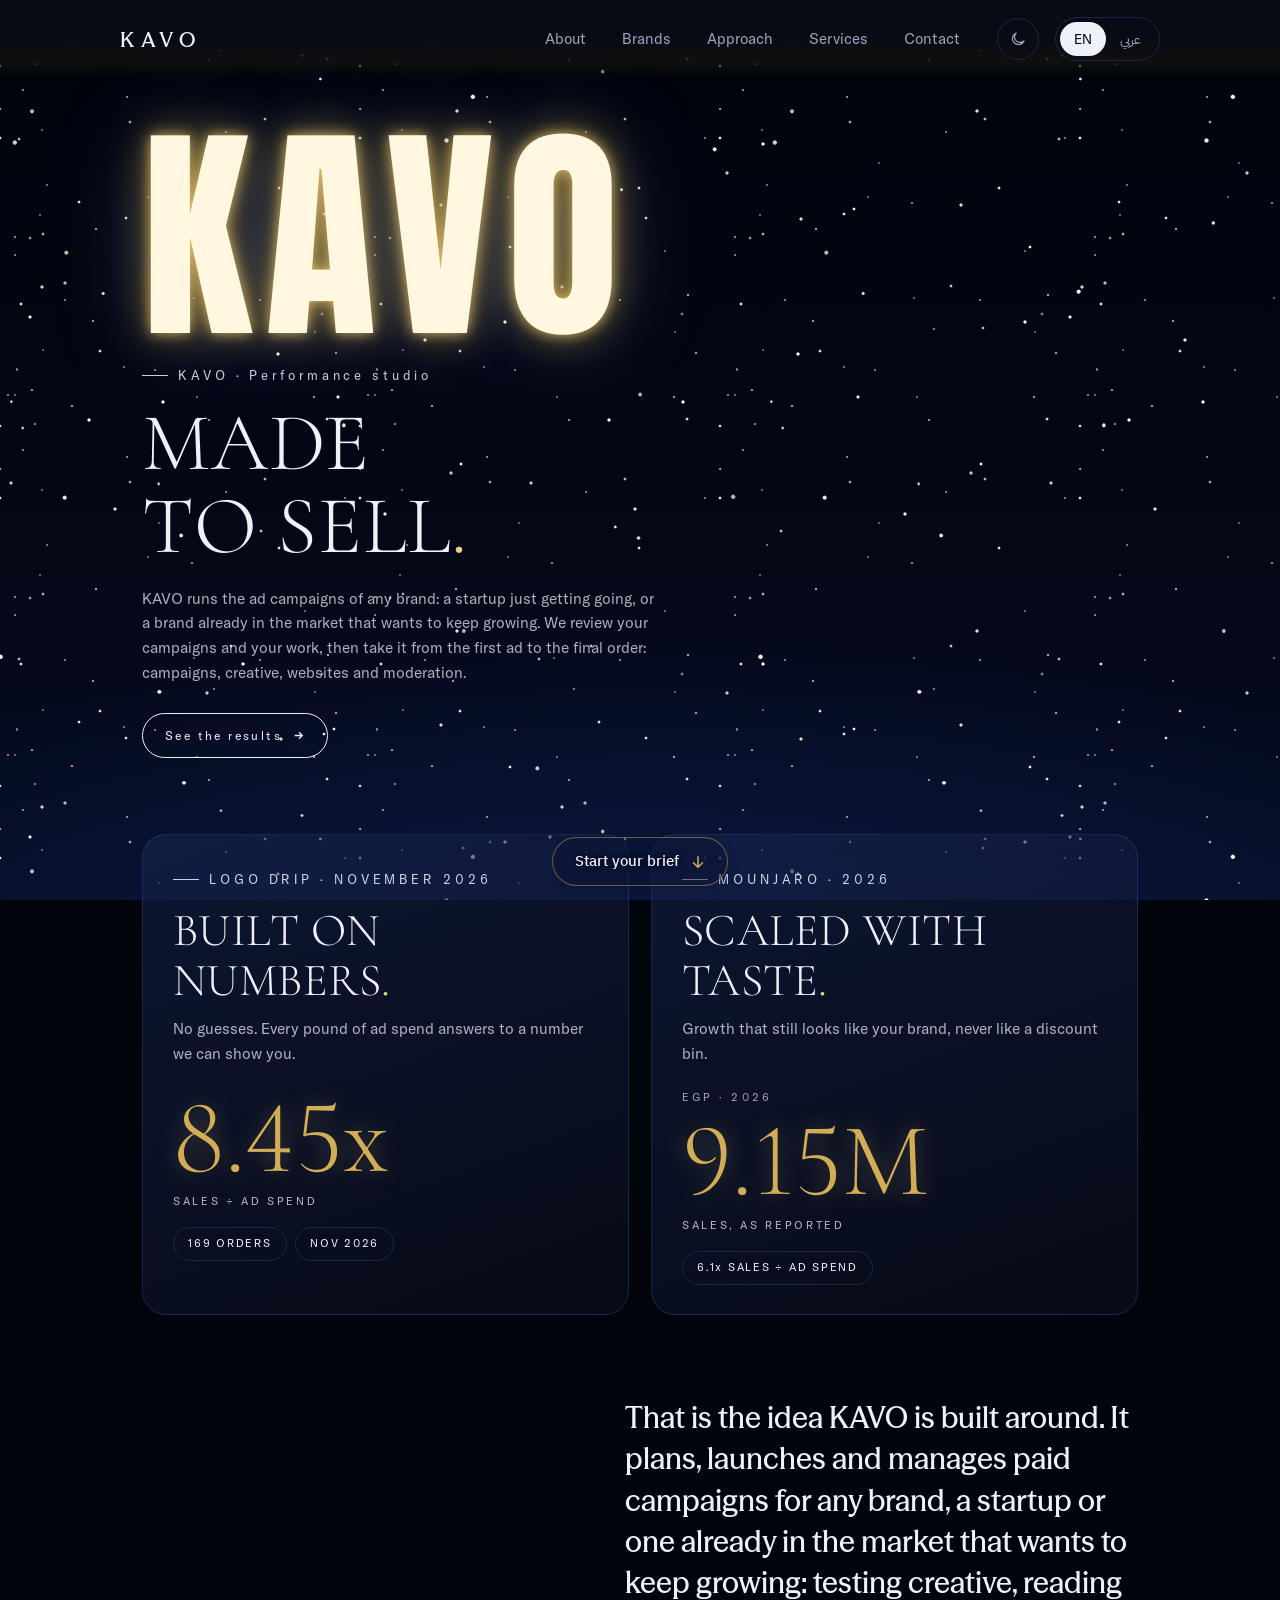
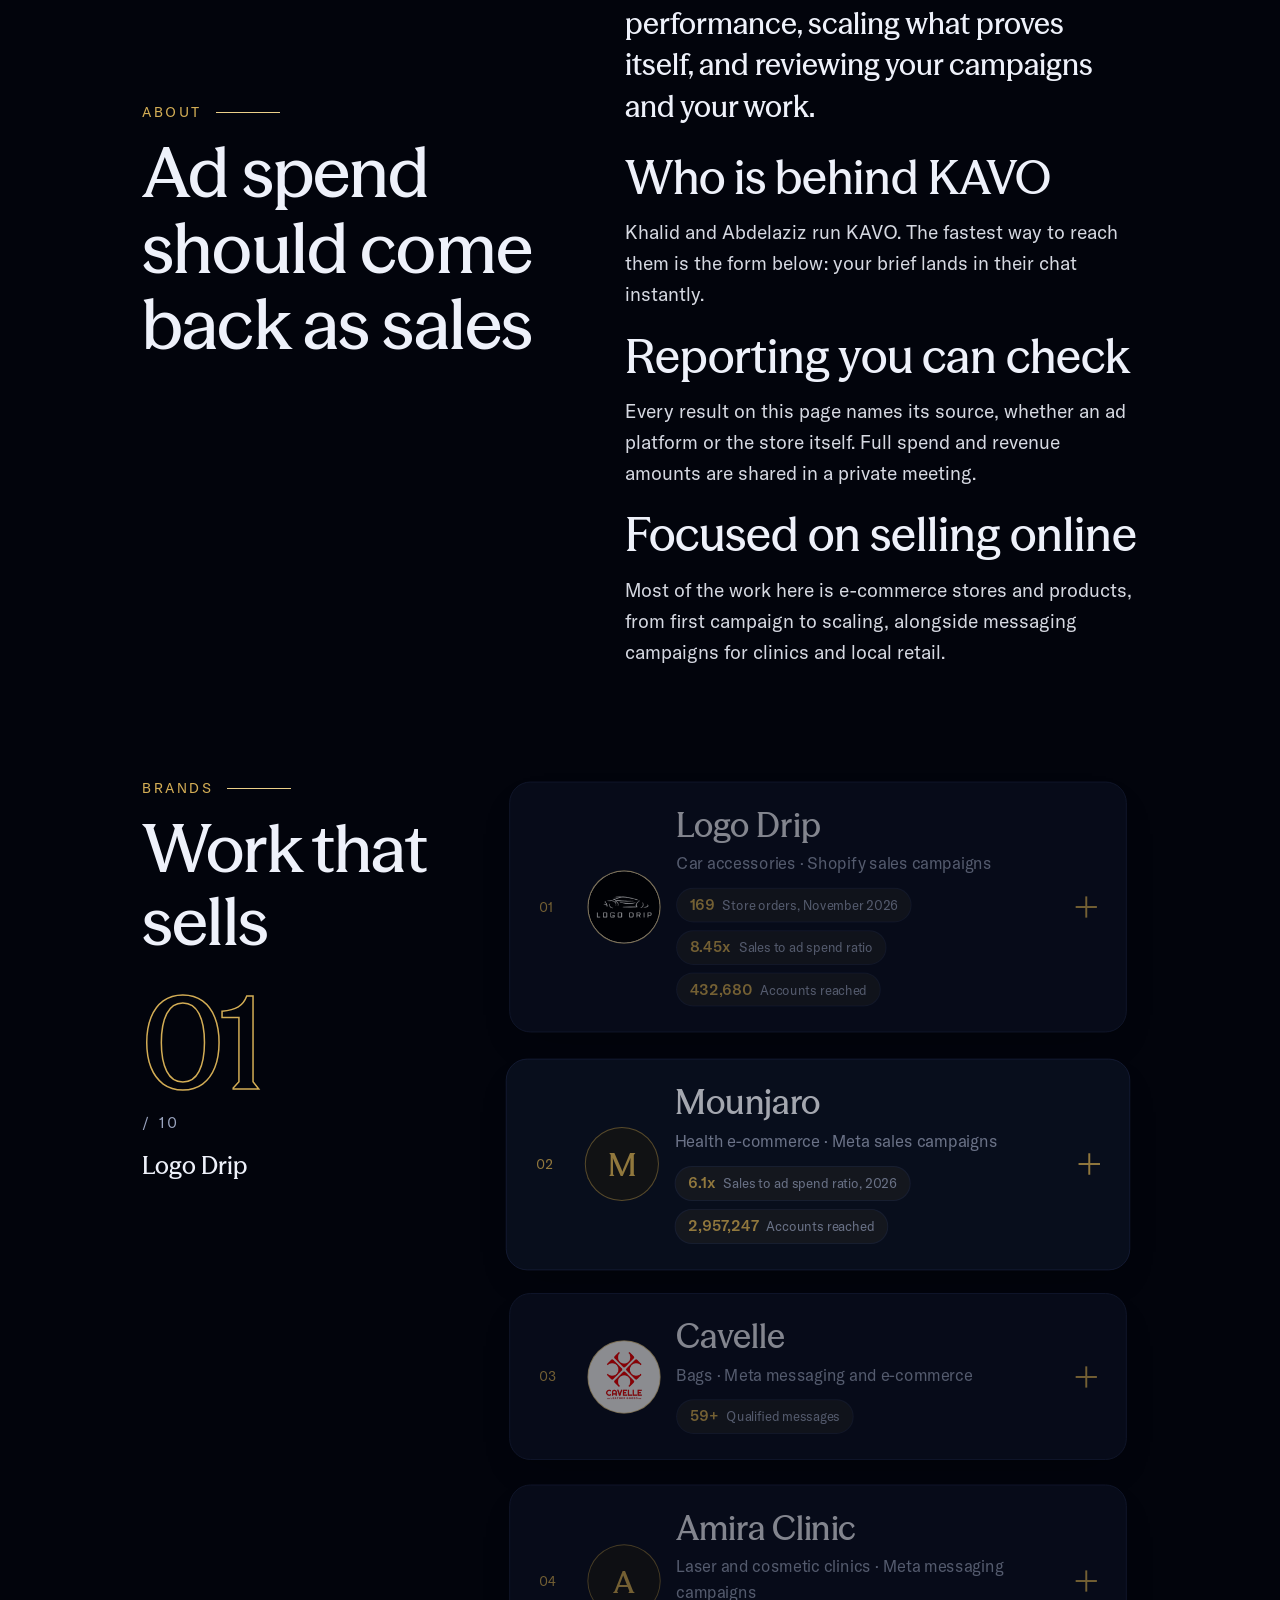
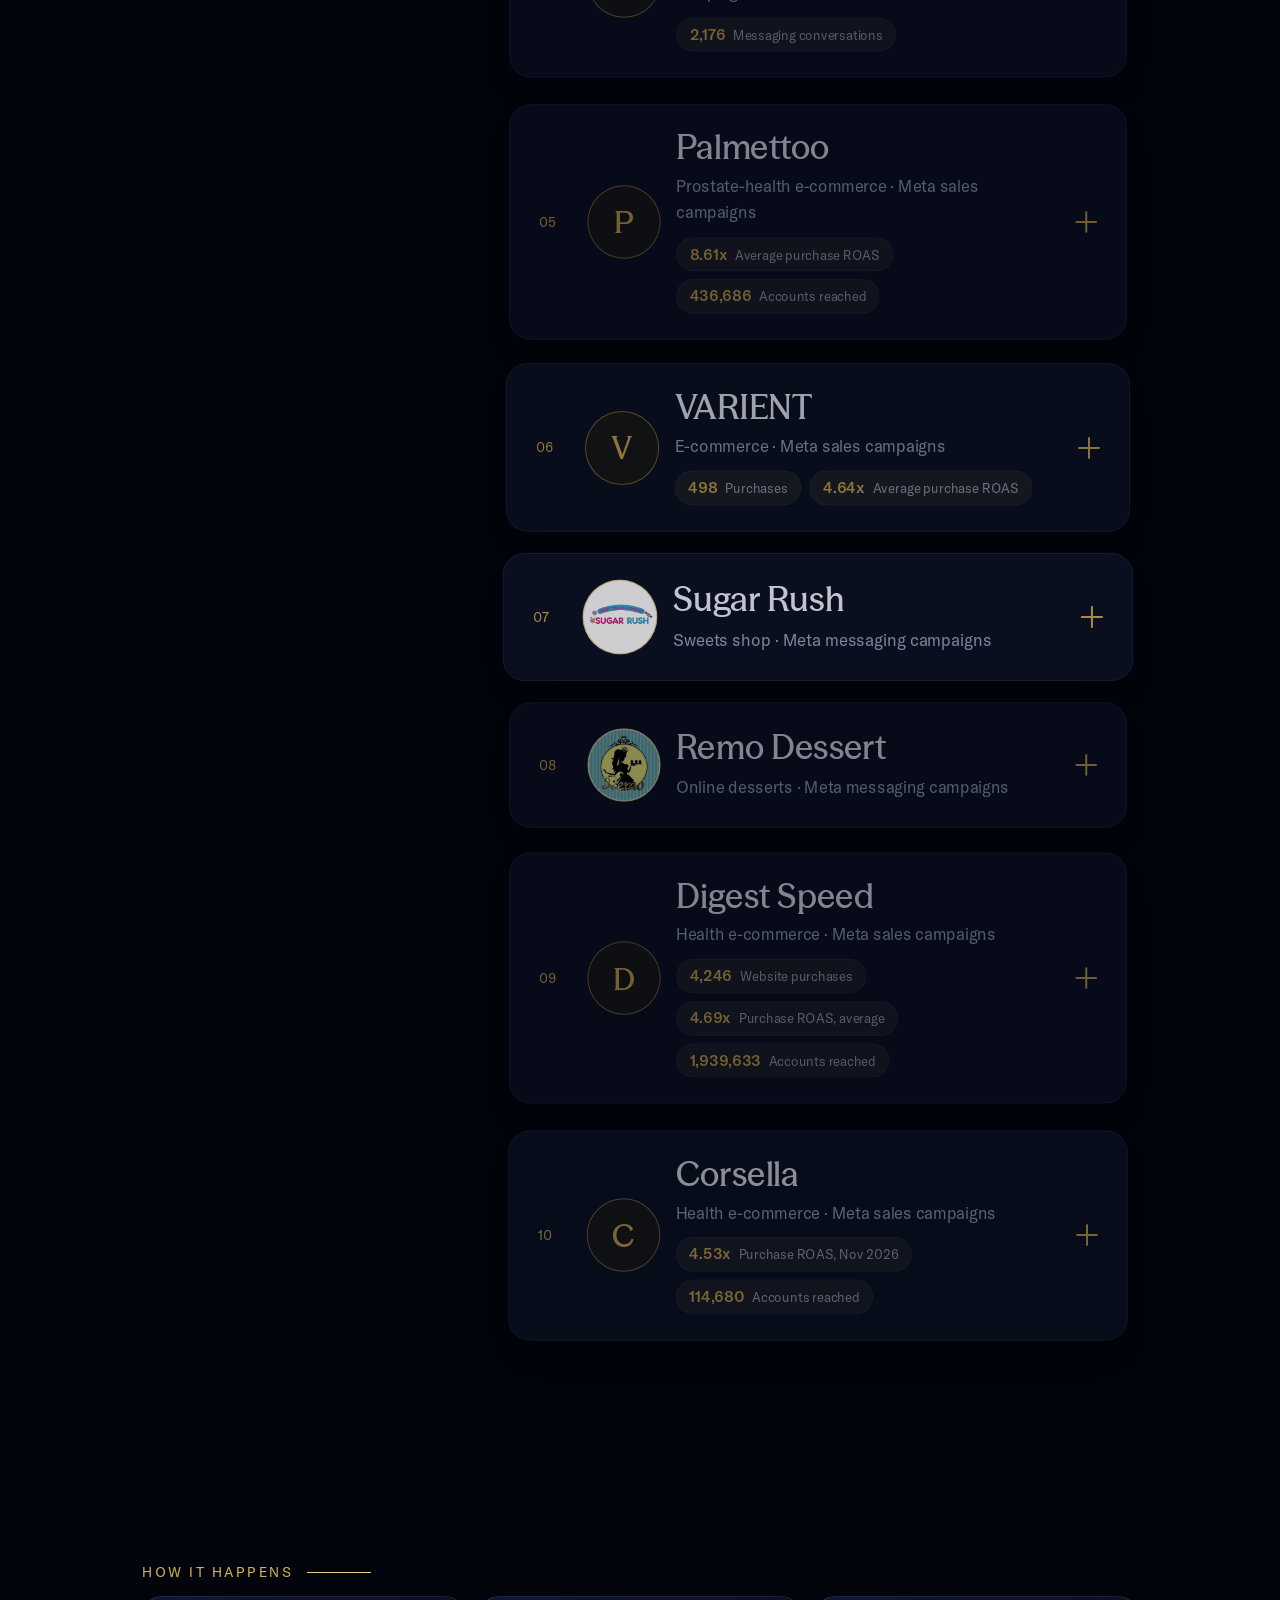
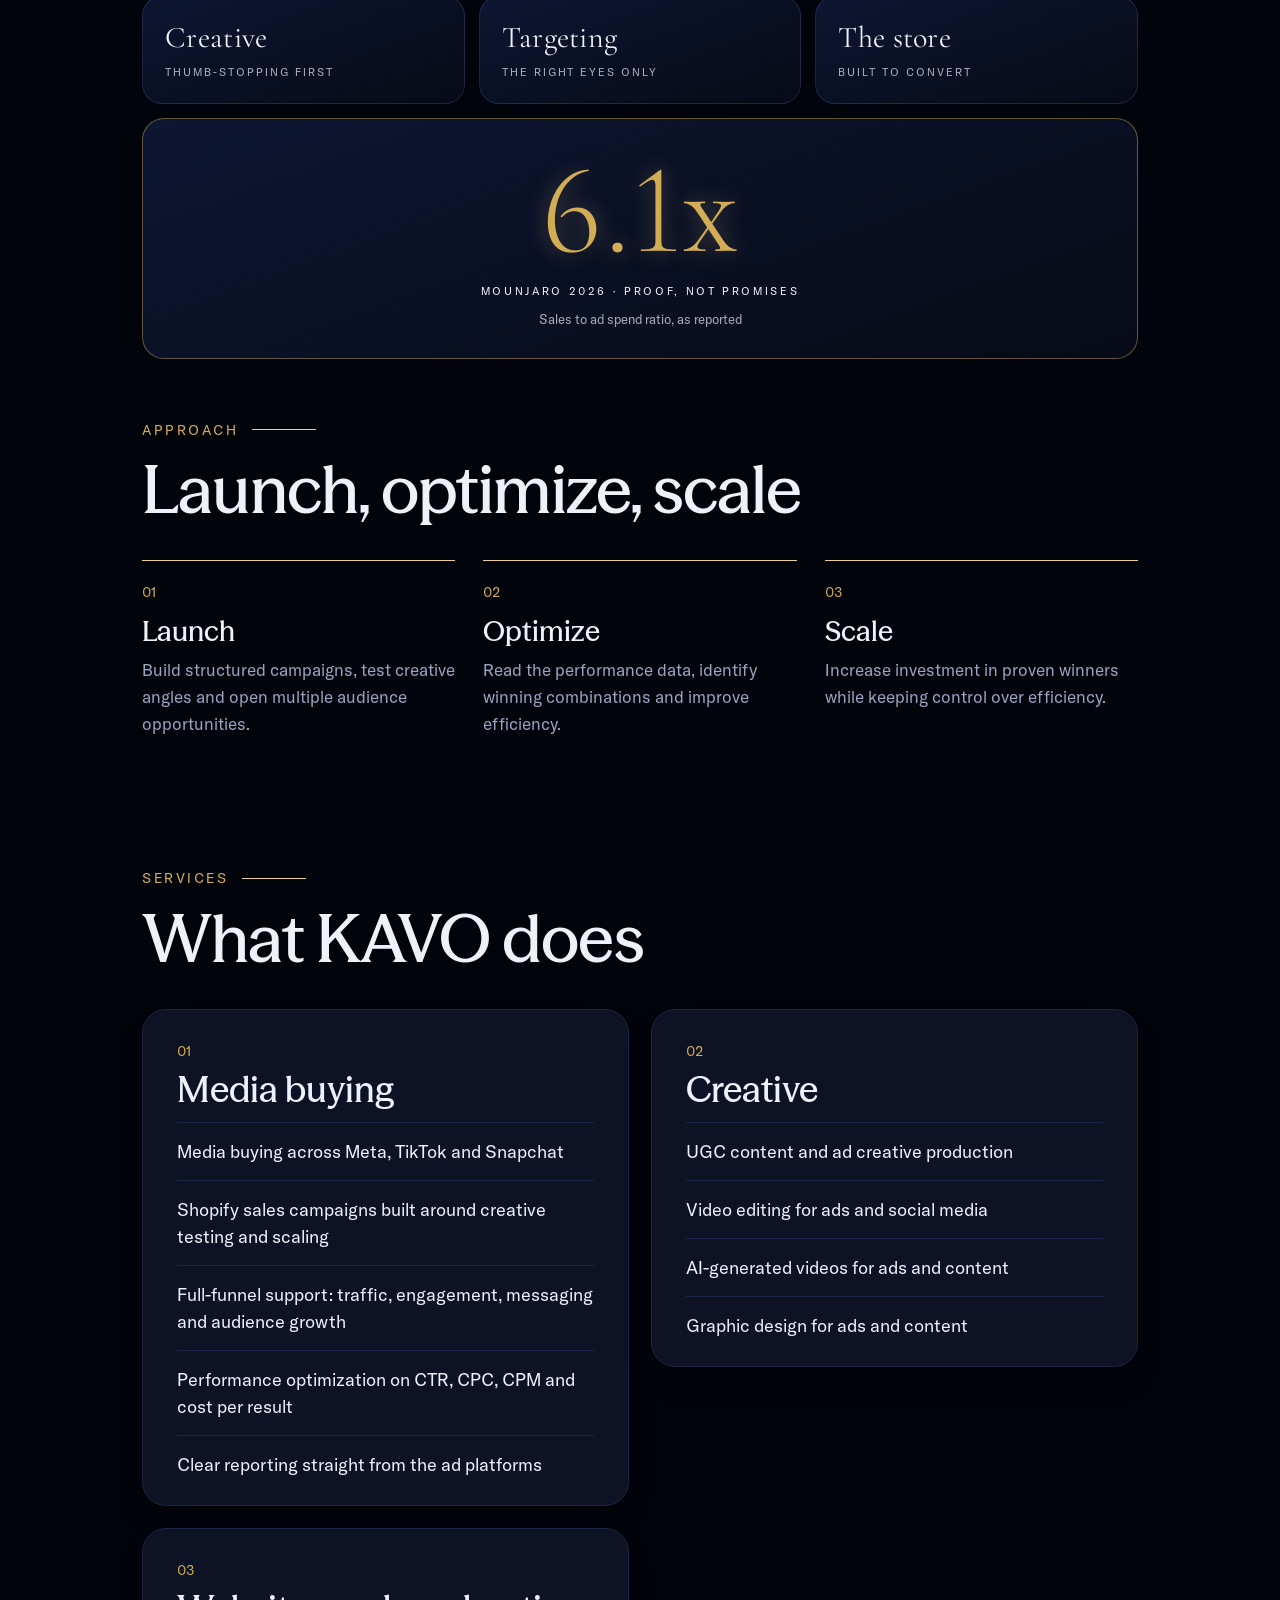
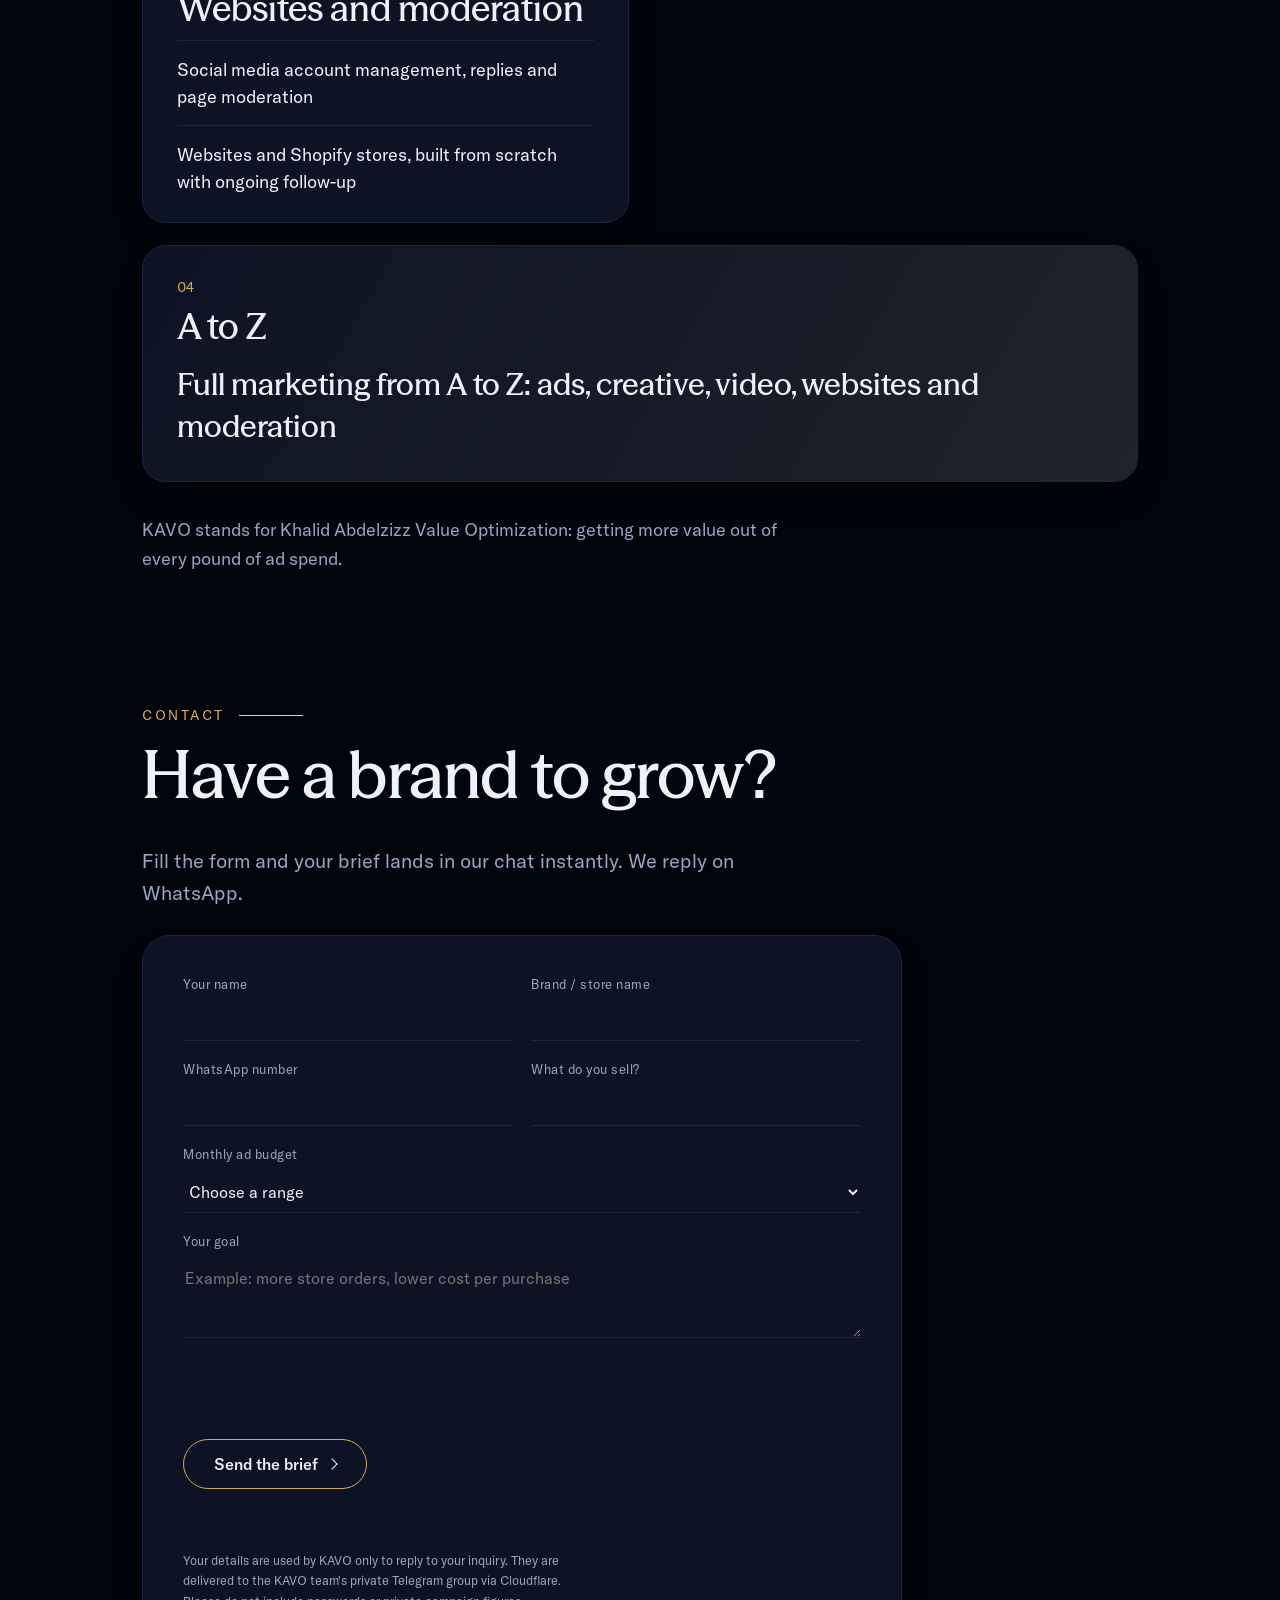
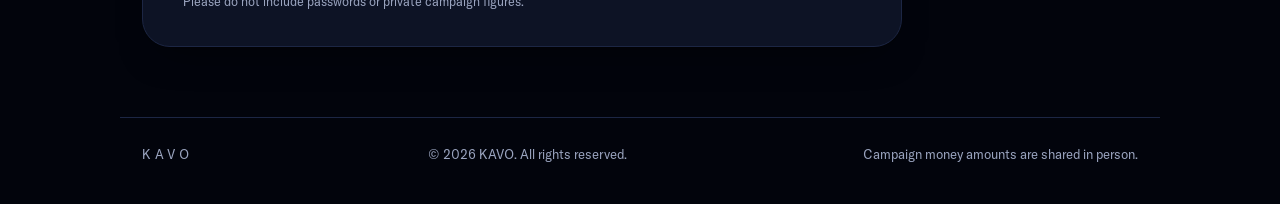
<file: index.html>
<!doctype html>
<html lang="en" dir="ltr">
<head>
<meta charset="utf-8">
<meta name="viewport" content="width=device-width,initial-scale=1,viewport-fit=cover">
<title>KAVO | Khalid Abdelzizz - Performance Marketing</title>
<meta name="description" content="KAVO - Khalid Abdelzizz Value Optimization. Performance marketing and media buying for e-commerce brands.">
<meta name="theme-color" content="#F7F3EA">
<link rel="icon" type="image/png" sizes="64x64" href="[data-uri]">
<link rel="apple-touch-icon" href="assets/Y4HUVKZJ.jpg">
<meta property="og:type" content="website">
<meta property="og:site_name" content="KAVO">
<meta property="og:title" content="KAVO | Khalid Abdelzizz - Performance Marketing">
<meta property="og:description" content="KAVO - Khalid Abdelzizz Value Optimization. Performance marketing and media buying for e-commerce brands.">
<meta property="og:url" content="https://khalidmohamed600.github.io/KAVO/">
<meta property="og:image" content="https://khalidmohamed600.github.io/KAVO/assets/Y4HUVKZJ.jpg">
<meta property="og:image:width" content="640">
<meta property="og:image:height" content="640">
<meta name="twitter:card" content="summary">
<meta name="twitter:title" content="KAVO | Khalid Abdelzizz - Performance Marketing">
<meta name="twitter:description" content="Performance marketing and media buying for e-commerce brands.">
<meta name="twitter:image" content="https://khalidmohamed600.github.io/KAVO/assets/Y4HUVKZJ.jpg">
<link rel="preload" href="fonts/SeasonMix-Medium.woff2" as="font" type="font/woff2" crossorigin>
<link rel="preload" href="fonts/GT-America-Standard-Regular.woff2" as="font" type="font/woff2" crossorigin>
<link rel="preconnect" href="https://fonts.googleapis.com"><link rel="preconnect" href="https://fonts.gstatic.com" crossorigin><link href="https://fonts.googleapis.com/css2?family=Anton&family=Cormorant+Garamond:wght@300;400&display=swap" rel="stylesheet" media="print" onload="this.media='all'"><noscript><link href="https://fonts.googleapis.com/css2?family=Anton&family=Cormorant+Garamond:wght@300;400&display=swap" rel="stylesheet"></noscript>
<link rel="stylesheet" href="style.css?v=43">
<link rel="stylesheet" href="flat.css?v=53">
<script>document.documentElement.classList.add('js','flat');(function(){var q=location.search,l=/[?&]lite=1/.test(q),f=/[?&]full=1/.test(q),t=false;try{t=matchMedia('(pointer:coarse)').matches}catch(e){}if(l||(t&&!f))document.documentElement.classList.add('lite')})();(function(){var m=null;try{var o=JSON.parse(localStorage.getItem('kavo-theme-v3')||'null');if(o&&(o.m==='light'||o.m==='dark')&&Date.now()<o.u)m=o.m}catch(e){}var D=new Date(),H=D.getHours()*60+D.getMinutes(),t=(m==='light'||m==='dark')?m:((H>=360&&H<1050)?'light':'dark');document.documentElement.setAttribute('data-theme',t);var c=document.querySelector('meta[name=theme-color]');if(c)c.content=t==='dark'?'#0a0e1a':'#F7F3EA'})();try{if(localStorage.getItem('kavo-lang')==='ar'){document.documentElement.lang='ar';document.documentElement.dir='rtl'}}catch(e){}</script>
</head>
<body>
<div class="sky" id="sky" aria-hidden="true"><i class="a"></i><i class="b"></i><i class="c"></i><i class="d"></i><i class="e"></i></div>

<a class="skip" href="#main" data-en="Skip to content" data-ar="روح للمحتوى">Skip to content</a>




<header class="top">
  <a class="logo" href="#home" aria-label="KAVO">KAVO</a>
  <nav aria-label="Sections">
    <a href="#about" data-en="About" data-ar="عننا">About</a>
    <a href="#brands" data-en="Brands" data-ar="البراندات">Brands</a>
    <a href="#approach" data-en="Approach" data-ar="طريقتنا">Approach</a>
    <a href="#services" data-en="Services" data-ar="خدماتنا">Services</a>
    <a href="#contact" data-en="Contact" data-ar="كلمنا">Contact</a>
  </nav>
  <button class="theme" id="theme" type="button" data-mode="auto" aria-label="Theme: auto"><svg class="sun" viewBox="0 0 24 24" aria-hidden="true"><circle cx="12" cy="12" r="4"/><path d="M12 2v2M12 20v2M4.9 4.9l1.4 1.4M17.7 17.7l1.4 1.4M2 12h2M20 12h2M4.9 19.1l1.4-1.4M17.7 6.3l1.4-1.4"/></svg><svg class="moon" viewBox="0 0 24 24" aria-hidden="true"><path d="M20 14.5A8 8 0 1 1 9.5 4a6.5 6.5 0 0 0 10.5 10.5z"/></svg><svg class="auto" viewBox="0 0 24 24" aria-hidden="true"><circle cx="12" cy="12" r="8.5"/><path d="M12 3.5v17a8.5 8.5 0 0 0 0-17z" fill="currentColor"/></svg></button>
  <button class="lang" id="lang" type="button" aria-label="Language"><span data-l="en">EN</span><span data-l="ar">عربي</span></button>
</header>

<div class="loader" id="loader" aria-hidden="true">
  <div class="lletters"><span>K</span><span>A</span><span>V</span><span>O</span></div>
  <div class="lbar"><i></i></div>
</div>
<main id="main" tabindex="-1">
<section class="fhero" id="home">
  <div class="fwrap">
    <h1 class="wordmark" aria-label="KAVO" data-t="KAVO">KAVO</h1>
    <p class="eyebrow2" data-en="KAVO · Performance studio" data-ar="KAVO · استوديو إعلانات">KAVO · Performance studio</p>
    <h2 class="bigtype fhead" data-en="MADE<br>TO SELL<i>.</i>" data-ar="إعلاناتك<br>لازم <i>تبيع</i>.">MADE<br>TO SELL<i>.</i></h2>
    <p class="sub2" data-en="KAVO runs the ad campaigns of any brand: a startup just getting going, or a brand already in the market that wants to keep growing. We review your campaigns and your work, then take it from the first ad to the final order: campaigns, creative, websites and moderation." data-ar="KAVO بيدير الحملات الإعلانية لأي براند: ستارت أب لسه بيبدأ، أو براند شغال في السوق وعايز يكمّل ويكبر. بنراجع حملاتك وشغلك، وبناخد كل حاجة على إيدينا من أول إعلان لحد آخر أوردر: حملات وكرياتيف ومواقع ومودريشن.">KAVO runs the ad campaigns of any brand: a startup just getting going, or a brand already in the market that wants to keep growing. We review your campaigns and your work, then take it from the first ad to the final order: campaigns, creative, websites and moderation.</p>
    <a class="pill2" href="#brands"><span data-en="See the results" data-ar="شوف النتايج">See the results</span><svg viewBox="0 0 24 24" fill="none" stroke="currentColor" stroke-width="2.4" aria-hidden="true"><path d="M5 12h14M13 6l6 6-6 6"/></svg></a>
  </div>
</section>
<section class="fnums" id="numbers">
  <div class="fwrap fgrid">
    <article class="fcard r">
      <p class="eyebrow2" data-en="LOGO DRIP · NOVEMBER 2026" data-ar="لوجو دريب · نوفمبر 2026">LOGO DRIP · NOVEMBER 2026</p>
      <h2 class="fh" data-en="BUILT ON NUMBERS<i>.</i>" data-ar="شغلنا على <i>أرقام</i>.">BUILT ON NUMBERS<i>.</i></h2>
      <p class="sub2" data-en="No guesses. Every pound of ad spend answers to a number we can show you." data-ar="مفيش تخمين. كل جنيه إعلان ليه رقم نقدر نوريهولك.">No guesses. Every pound of ad spend answers to a number we can show you.</p>
      <div class="fnum"><b>8.45x</b><span data-en="SALES ÷ AD SPEND" data-ar="المبيعات ÷ مصاريف الإعلانات">SALES ÷ AD SPEND</span></div>
      <p class="fchips"><span data-en="169 ORDERS" data-ar="169 أوردر">169 ORDERS</span><span data-en="NOV 2026" data-ar="نوفمبر 2026">NOV 2026</span></p>
    </article>
    <article class="fcard r">
      <p class="eyebrow2" data-en="MOUNJARO · 2026" data-ar="مونجارو · 2026">MOUNJARO · 2026</p>
      <h2 class="fh" data-en="SCALED WITH TASTE<i>.</i>" data-ar="بنكبّر <i>بذوق</i>.">SCALED WITH TASTE<i>.</i></h2>
      <p class="sub2" data-en="Growth that still looks like your brand, never like a discount bin." data-ar="بنكبّر شغلك من غير ما شكل براندك يبوظ ويبقى زي محلات التخفيضات.">Growth that still looks like your brand, never like a discount bin.</p>
      <div class="fnum"><small data-en="EGP · 2026" data-ar="جنيه · 2026">EGP · 2026</small><b>9.15M</b><span data-en="SALES, AS REPORTED" data-ar="المبيعات زي ما في التقارير">SALES, AS REPORTED</span></div>
      <p class="fchips"><span data-en="6.1x SALES ÷ AD SPEND" data-ar="6.1x مبيعات لكل جنيه إعلان">6.1x SALES ÷ AD SPEND</span></p>
    </article>
  </div>
</section>
<section class="sec" id="about">
<div class="bstick">
  <p class="lab r" data-en="About" data-ar="عننا">About</p>
  <h2 class="r" data-en="Ad spend should come back as sales" data-ar="كل جنيه إعلان لازم يرجع مبيعات">Ad spend should come back as sales</h2>
  <div class="beats">
  <p class="lead beat" data-en="That is the idea KAVO is built around. It plans, launches and manages paid campaigns for any brand, a startup or one already in the market that wants to keep growing: testing creative, reading performance, scaling what proves itself, and reviewing your campaigns and your work." data-ar="دي الفكرة اللي KAVO ماشي عليها. بنخطط الحملات وننزلها ونشغّلها لأي براند، ستارت أب أو براند شغال في السوق وعايز يكمّل. بنجرّب الكرياتيف، ونقرا الأداء، ونكبّر اللي بيثبت نفسه، وبنراجع حملاتك وشغلك.">That is the idea KAVO is built around. It plans, launches and manages paid campaigns for any brand, a startup or one already in the market that wants to keep growing: testing creative, reading performance, scaling what proves itself, and reviewing your campaigns and your work.</p>
  <ul class="pts">
    <li class="beat"><b data-en="Who is behind KAVO" data-ar="مين ورا KAVO">Who is behind KAVO</b><p data-en="Khalid and Abdelaziz run KAVO. The fastest way to reach them is the form below: your brief lands in their chat instantly." data-ar="خالد وعبد العزيز هما اللي ماسكين KAVO. أسرع طريقة توصلهم: الفورم اللي تحت، وكلامك بيوصلهم في ثانية.">Khalid and Abdelaziz run KAVO. The fastest way to reach them is the form below: your brief lands in their chat instantly.</p></li>
    <li class="beat"><b data-en="Reporting you can check" data-ar="تقارير تقدر تراجعها">Reporting you can check</b><p data-en="Every result on this page names its source, whether an ad platform or the store itself. Full spend and revenue amounts are shared in a private meeting." data-ar="كل رقم في الصفحة دي مكتوب جنبه مصدره، سواء منصة الإعلانات أو المتجر نفسه. وأرقام الصرف والمبيعات الكاملة بنوريهالك في لقاء.">Every result on this page names its source, whether an ad platform or the store itself. Full spend and revenue amounts are shared in a private meeting.</p></li>
    <li class="beat"><b data-en="Focused on selling online" data-ar="شغلنا الأساسي البيع أونلاين">Focused on selling online</b><p data-en="Most of the work here is e-commerce stores and products, from first campaign to scaling, alongside messaging campaigns for clinics and local retail." data-ar="أغلب شغلنا هنا متاجر ومنتجات إي كومرس، من أول حملة لحد ما نكبّر، وكمان حملات رسائل لعيادات ومحلات.">Most of the work here is e-commerce stores and products, from first campaign to scaling, alongside messaging campaigns for clinics and local retail.</p></li>
  </ul>
</div>
<div class="bprog" aria-hidden="true"><i></i></div>
</div>
</section>

<section class="sec" id="brands">
  <div class="bgrid"><div class="bhead">
  <p class="lab r" data-en="Brands" data-ar="البراندات">Brands</p>
  <h2 class="r" data-en="Work that sells" data-ar="شغل بيبيع">Work that sells</h2>
  <div class="bidx" id="bidx" aria-hidden="true"><b></b><span></span><em></em></div>
  </div>
  <div class="blist">

  <div class="brand r">
    <button type="button" aria-expanded="false" aria-controls="p1">
      <span class="n">01</span>
      <span class="bt"><span class="nm">Logo Drip</span><span class="tg" data-en="Car accessories · Shopify sales campaigns" data-ar="إكسسوارات سيارات · حملات مبيعات Shopify">Car accessories · Shopify sales campaigns</span></span>
      <span class="ar"></span>
    </button>
    <div class="panel" id="p1"><div>
      <p class="desc" data-en="Logo Drip is a Shopify store selling custom car emblems in three designs, plus wheel center caps. KAVO runs the full funnel: sales campaigns built on creative testing and scaling, backed by traffic, engagement and follower campaigns." data-ar="Logo Drip متجر Shopify بيبيع شعارات سيارات مخصوصة بـ3 تصميمات، وكمان طبّات الجنوط. KAVO بيدير مسار البيع كله: حملات مبيعات بنختبر فيها الكرياتيف ونكبّر اللي بينجح، ومعاها حملات ترافيك وتفاعل ومتابعين.">Logo Drip is a Shopify store selling custom car emblems in three designs, plus wheel center caps. KAVO runs the full funnel: sales campaigns built on creative testing and scaling, backed by traffic, engagement and follower campaigns.</p>
      <div class="figs"><div class="fig"><b data-to="169">169</b><span data-en="Store orders, November 2026" data-ar="أوردرات المتجر في نوفمبر 2026">Store orders, November 2026</span></div><div class="fig"><b data-to="8.45" data-d="2" data-s="x">8.45x</b><span data-en="Sales to ad spend ratio" data-ar="المبيعات لكل جنيه إعلان">Sales to ad spend ratio</span></div><div class="fig"><b data-to="432680">432,680</b><span data-en="Accounts reached" data-ar="حساب وصلتله الإعلانات">Accounts reached</span></div></div>
      <p class="cap" data-en="As reported by KAVO: the 169 orders are store totals for November 2026. The ratio is store sales (all sales channels) over Sales-campaign spend across two ad accounts, and is not Meta-attributed ROAS. Reach: Meta Ads Manager, 1 Nov 2026 to 24 Nov 2026." data-ar="حسب بيانات KAVO: الـ169 أوردر دول إجمالي أوردرات المتجر في نوفمبر 2026. النسبة دي مبيعات المتجر (من كل قنوات البيع) على صرف حملات المبيعات في حسابين إعلانيين، ومش <bdi dir='ltr'>ROAS</bdi> محسوب من <bdi dir='ltr'>Meta</bdi>. الوصول من <bdi dir='ltr'>Meta Ads Manager</bdi>، من 1 نوفمبر 2026 لـ24 نوفمبر 2026.">As reported by KAVO: the 169 orders are store totals for November 2026. The ratio is store sales (all sales channels) over Sales-campaign spend across two ad accounts, and is not Meta-attributed ROAS. Reach: Meta Ads Manager, 1 Nov 2026 to 24 Nov 2026.</p>
      <p class="priv"><svg viewBox="0 0 24 24" aria-hidden="true"><rect x="5" y="11" width="14" height="9" rx="2"/><path d="M8 11V8a4 4 0 0 1 8 0v3"/></svg><span data-en="Spend and revenue are shared in a private meeting." data-ar="بنوريك أرقام الصرف والمبيعات في لقاء خاص.">Spend and revenue are shared in a private meeting.</span></p>
    </div></div>
  </div>

  <div class="brand r">
    <button type="button" aria-expanded="false" aria-controls="p2">
      <span class="n">02</span>
      <span class="bt"><span class="nm">Mounjaro</span><span class="tg" data-en="Health e-commerce · Meta sales campaigns" data-ar="إي كومرس صحة وتخسيس · حملات مبيعات على ميتا">Health e-commerce · Meta sales campaigns</span></span>
      <span class="ar"></span>
    </button>
    <div class="panel" id="p2"><div>
      <p class="desc" data-en="Mounjaro is an e-commerce brand in the health and slimming space. KAVO runs its Meta sales campaigns." data-ar="Mounjaro براند إي كومرس في مجال الصحة والتخسيس. KAVO بيشغّل له حملات المبيعات على ميتا.">Mounjaro is an e-commerce brand in the health and slimming space. KAVO runs its Meta sales campaigns.</p>
      <div class="figs"><div class="fig"><b class="cur" data-en="EGP 9.15M" data-ar="9.15 مليون جنيه">EGP 9.15M</b><span data-en="Store sales, 2026" data-ar="مبيعات المتجر في 2026">Store sales, 2026</span></div><div class="fig"><b class="cur" data-en="EGP 1.5M" data-ar="1.5 مليون جنيه">EGP 1.5M</b><span data-en="Ad spend, 2026" data-ar="مصاريف الإعلانات في 2026">Ad spend, 2026</span></div><div class="fig"><b data-to="6.1" data-d="1" data-s="x">6.1x</b><span data-en="Sales to ad spend ratio, 2026" data-ar="المبيعات لكل جنيه إعلان في 2026">Sales to ad spend ratio, 2026</span></div><div class="fig"><b data-to="2957247">2,957,247</b><span data-en="Accounts reached" data-ar="حساب وصلتله الإعلانات">Accounts reached</span></div></div>
      <p class="cap" data-en="2026, as reported by KAVO: EGP 9.15 million in store sales against EGP 1.5 million in ad spend for the year, a 6.1x ratio of store sales to ad spend (not Meta-attributed ROAS). Reach: Meta Ads Manager, 1 Jan 2026 to 25 Nov 2026, 70 campaigns." data-ar="سنة 2026، حسب بيانات KAVO: مبيعات المتجر 9.15 مليون جنيه مقابل 1.5 مليون جنيه صرف إعلانات في السنة، يعني 6.1x مبيعات متجر على الصرف (مش <bdi dir='ltr'>ROAS</bdi> من <bdi dir='ltr'>Meta</bdi>). الوصول من <bdi dir='ltr'>Meta Ads Manager</bdi>، من 1 يناير 2026 لـ25 نوفمبر 2026، 70 حملة.">2026, as reported by KAVO: EGP 9.15 million in store sales against EGP 1.5 million in ad spend for the year, a 6.1x ratio of store sales to ad spend (not Meta-attributed ROAS). Reach: Meta Ads Manager, 1 Jan 2026 to 25 Nov 2026, 70 campaigns.</p>
    </div></div>
  </div>

  <div class="brand r">
    <button type="button" aria-expanded="false" aria-controls="p3">
      <span class="n">03</span>
      <span class="bt"><span class="nm">Cavelle</span><span class="tg" data-en="Bags · Meta messaging and e-commerce" data-ar="براند شنط · رسائل على ميتا وإي كومرس">Bags · Meta messaging and e-commerce</span></span>
      <span class="ar"></span>
    </button>
    <div class="panel" id="p3"><div>
      <p class="desc" data-en="Cavelle is a bags brand. KAVO runs Meta messaging campaigns to bring in qualified conversations from interested buyers, and is working on its e-commerce side." data-ar="Cavelle براند شنط. KAVO بيشغّل له حملات رسائل على ميتا بتجيب محادثات جدّية من ناس عايزة تشتري، وبيشتغل معاه كمان على الإي كومرس.">Cavelle is a bags brand. KAVO runs Meta messaging campaigns to bring in qualified conversations from interested buyers, and is working on its e-commerce side.</p>
      <div class="figs"><div class="fig"><b data-to="59" data-s="+">59+</b><span data-en="Qualified messages" data-ar="رسالة جدّية">Qualified messages</span></div></div>
      <p class="cap" data-en="Campaign figure from Khalid's earlier portfolio." data-ar="رقم الحملة من البورتفوليو القديم بتاع خالد.">Campaign figure from Khalid's earlier portfolio.</p>
      <p class="priv"><svg viewBox="0 0 24 24" aria-hidden="true"><rect x="5" y="11" width="14" height="9" rx="2"/><path d="M8 11V8a4 4 0 0 1 8 0v3"/></svg><span data-en="Spend and revenue are shared in a private meeting." data-ar="بنوريك أرقام الصرف والمبيعات في لقاء خاص.">Spend and revenue are shared in a private meeting.</span></p>
    </div></div>
  </div>

  <div class="brand r">
    <button type="button" aria-expanded="false" aria-controls="p4">
      <span class="n">04</span>
      <span class="bt"><span class="nm">Amira Clinic</span><span class="tg" data-en="Laser and cosmetic clinics · Meta messaging campaigns" data-ar="عيادات ليزر وتجميل · حملات رسائل على ميتا">Laser and cosmetic clinics · Meta messaging campaigns</span></span>
      <span class="ar"></span>
    </button>
    <div class="panel" id="p4"><div>
      <p class="desc" data-en="Amira Clinic offers laser and cosmetic treatments. KAVO runs Meta messaging campaigns that bring in conversations from people interested in the treatments." data-ar="عيادة أميرة بتقدم ليزر وتجميل. KAVO بيشغّل لها حملات رسائل على ميتا بتجيب محادثات من ناس مهتمة بالخدمات.">Amira Clinic offers laser and cosmetic treatments. KAVO runs Meta messaging campaigns that bring in conversations from people interested in the treatments.</p>
      <div class="figs"><div class="fig"><b data-to="2176">2,176</b><span data-en="Messaging conversations" data-ar="محادثة رسائل">Messaging conversations</span></div><div class="fig"><b class="cur" data-en="EGP 3" data-ar="3 جنيه">EGP 3</b><span data-en="Cost per conversation" data-ar="تكلفة المحادثة">Cost per conversation</span></div></div>
      <p class="cap" data-en="Conversations: Meta Ads Manager, 31 Aug to 29 Sep 2026, 31 campaigns. Cost per conversation as reported by KAVO." data-ar="المحادثات: من <bdi dir='ltr'>Meta Ads Manager</bdi>، من 31 أغسطس لـ29 سبتمبر 2026، 31 حملة. تكلفة المحادثة حسب بيانات KAVO.">Conversations: Meta Ads Manager, 31 Aug to 29 Sep 2026, 31 campaigns. Cost per conversation as reported by KAVO.</p>
      <p class="priv"><svg viewBox="0 0 24 24" aria-hidden="true"><rect x="5" y="11" width="14" height="9" rx="2"/><path d="M8 11V8a4 4 0 0 1 8 0v3"/></svg><span data-en="Spend and revenue are shared in a private meeting." data-ar="بنوريك أرقام الصرف والمبيعات في لقاء خاص.">Spend and revenue are shared in a private meeting.</span></p>
    </div></div>
  </div>

  <div class="brand r">
    <button type="button" aria-expanded="false" aria-controls="p5">
      <span class="n">05</span>
      <span class="bt"><span class="nm">Palmettoo</span><span class="tg" data-en="Prostate-health e-commerce · Meta sales campaigns" data-ar="إي كومرس صحة البروستاتا · حملات مبيعات على ميتا">Prostate-health e-commerce · Meta sales campaigns</span></span>
      <span class="ar"></span>
    </button>
    <div class="panel" id="p5"><div>
      <p class="desc" data-en="Palmettoo is an e-commerce product in the prostate-health category. KAVO runs Meta sales campaigns." data-ar="Palmettoo منتج إي كومرس في مجال صحة البروستاتا. KAVO بيشغّل له حملات مبيعات على ميتا.">Palmettoo is an e-commerce product in the prostate-health category. KAVO runs Meta sales campaigns.</p>
      <div class="figs"><div class="fig"><b data-to="8.61" data-d="2" data-s="x">8.61x</b><span data-en="Average purchase ROAS" data-ar="متوسط ROAS للمشتريات">Average purchase ROAS</span></div><div class="fig"><b data-to="436686">436,686</b><span data-en="Accounts reached" data-ar="حساب وصلتله الإعلانات">Accounts reached</span></div></div>
      <p class="cap" data-en="Meta Ads Manager, Sales campaigns, as reported by KAVO." data-ar="من <bdi dir='ltr'>Meta Ads Manager</bdi>، حملات المبيعات، حسب بيانات KAVO.">Meta Ads Manager, Sales campaigns, as reported by KAVO.</p>
      <p class="priv"><svg viewBox="0 0 24 24" aria-hidden="true"><rect x="5" y="11" width="14" height="9" rx="2"/><path d="M8 11V8a4 4 0 0 1 8 0v3"/></svg><span data-en="Spend and revenue are shared in a private meeting." data-ar="بنوريك أرقام الصرف والمبيعات في لقاء خاص.">Spend and revenue are shared in a private meeting.</span></p>
    </div></div>
  </div>

  <div class="brand r">
    <button type="button" aria-expanded="false" aria-controls="p6">
      <span class="n">06</span>
      <span class="bt"><span class="nm">VARIENT</span><span class="tg" data-en="E-commerce · Meta sales campaigns" data-ar="إي كومرس · حملات مبيعات على ميتا">E-commerce · Meta sales campaigns</span></span>
      <span class="ar"></span>
    </button>
    <div class="panel" id="p6"><div>
      <p class="desc" data-en="VARIENT is an e-commerce brand. KAVO runs its Meta sales campaigns." data-ar="VARIENT براند إي كومرس. KAVO بيشغّل له حملات المبيعات على ميتا.">VARIENT is an e-commerce brand. KAVO runs its Meta sales campaigns.</p>
      <div class="figs"><div class="fig"><b data-to="498">498</b><span data-en="Purchases" data-ar="عمليات شراء">Purchases</span></div><div class="fig"><b data-to="4.64" data-d="2" data-s="x">4.64x</b><span data-en="Average purchase ROAS" data-ar="متوسط ROAS للمشتريات">Average purchase ROAS</span></div></div>
      <p class="cap" data-en="Meta Ads Manager, 1 to 25 Nov 2026, 17 campaigns." data-ar="من <bdi dir='ltr'>Meta Ads Manager</bdi>، من 1 لـ25 نوفمبر 2026، 17 حملة.">Meta Ads Manager, 1 to 25 Nov 2026, 17 campaigns.</p>
      <p class="priv"><svg viewBox="0 0 24 24" aria-hidden="true"><rect x="5" y="11" width="14" height="9" rx="2"/><path d="M8 11V8a4 4 0 0 1 8 0v3"/></svg><span data-en="Spend and revenue are shared in a private meeting." data-ar="بنوريك أرقام الصرف والمبيعات في لقاء خاص.">Spend and revenue are shared in a private meeting.</span></p>
    </div></div>
  </div>

  <div class="brand r">
    <button type="button" aria-expanded="false" aria-controls="p7">
      <span class="n">07</span>
      <span class="bt"><span class="nm">Sugar Rush</span><span class="tg" data-en="Sweets shop · Meta messaging campaigns" data-ar="محل حلويات · حملات رسائل على ميتا">Sweets shop · Meta messaging campaigns</span></span>
      <span class="ar"></span>
    </button>
    <div class="panel" id="p7"><div>
      <p class="desc" data-en="Sugar Rush is a sweets shop selling imported sweets at wholesale prices. KAVO runs its Meta messaging campaigns, bringing in customer conversations for the shop." data-ar="شوجر راش محل حلويات بيبيع حلويات مستوردة بسعر الجملة. KAVO بيشغّل له حملات رسائل على ميتا بتجيب عملاء للمحل.">Sugar Rush is a sweets shop selling imported sweets at wholesale prices. KAVO runs its Meta messaging campaigns, bringing in customer conversations for the shop.</p>
      <p class="cap" data-en="A new collaboration. Results get added as the campaigns grow." data-ar="تعاون جديد. هنضيف النتايج هنا أول ما الحملات تكبر.">A new collaboration. Results get added as the campaigns grow.</p>
    </div></div>
  </div>

  <div class="brand r">
    <button type="button" aria-expanded="false" aria-controls="p8">
      <span class="n">08</span>
      <span class="bt"><span class="nm">Remo Dessert</span><span class="tg" data-en="Online desserts · Meta messaging campaigns" data-ar="حلويات أونلاين · حملات رسائل على ميتا">Online desserts · Meta messaging campaigns</span></span>
      <span class="ar"></span>
    </button>
    <div class="panel" id="p8"><div>
      <p class="desc" data-en="Remo Dessert is an online desserts brand, making cupcakes and more to order. KAVO runs its Meta messaging campaigns." data-ar="ريمو ديزيرت براند حلويات أونلاين بيعمل كب كيك وحلويات بالطلب. KAVO بيشغّل له حملات رسائل على ميتا.">Remo Dessert is an online desserts brand, making cupcakes and more to order. KAVO runs its Meta messaging campaigns.</p>
      <p class="cap" data-en="A new collaboration. Results get added as the campaigns grow." data-ar="تعاون جديد. هنضيف النتايج هنا أول ما الحملات تكبر.">A new collaboration. Results get added as the campaigns grow.</p>
    </div></div>
  </div>

  <div class="brand r">
    <button type="button" aria-expanded="false" aria-controls="p9">
      <span class="n">09</span>
      <span class="bt"><span class="nm">Digest Speed</span><span class="tg" data-en="Health e-commerce · Meta sales campaigns" data-ar="إي كومرس صحة وتخسيس · حملات مبيعات على ميتا">Health e-commerce · Meta sales campaigns</span></span>
      <span class="ar"></span>
    </button>
    <div class="panel" id="p9"><div>
      <p class="desc" data-en="Digest Speed is a digestion and weight-management product sold online. KAVO runs its Meta sales campaigns." data-ar="دايجست سبيد منتج للهضم والتخسيس بيتباع أونلاين. KAVO بيشغّل له حملات مبيعات على ميتا.">Digest Speed is a digestion and weight-management product sold online. KAVO runs its Meta sales campaigns.</p>
      <div class="figs"><div class="fig"><b data-to="4246">4,246</b><span data-en="Website purchases" data-ar="مشتريات من الموقع">Website purchases</span></div><div class="fig"><b data-to="4.69" data-d="2" data-s="x">4.69x</b><span data-en="Purchase ROAS, average" data-ar="متوسط <bdi dir='ltr'>ROAS</bdi> المشتريات">Purchase ROAS, average</span></div><div class="fig"><b data-to="1939633">1,939,633</b><span data-en="Accounts reached" data-ar="حساب وصلتله الإعلانات">Accounts reached</span></div></div>
      <p class="cap" data-en="As reported in Meta Ads Manager." data-ar="حسب بيانات <bdi dir='ltr'>Meta Ads Manager</bdi>.">As reported in Meta Ads Manager.</p>
    </div></div>
  </div>

  <div class="brand r">
    <button type="button" aria-expanded="false" aria-controls="p10">
      <span class="n">10</span>
      <span class="bt"><span class="nm">Corsella</span><span class="tg" data-en="Health e-commerce · Meta sales campaigns" data-ar="إي كومرس صحة وتخسيس · حملات مبيعات على ميتا">Health e-commerce · Meta sales campaigns</span></span>
      <span class="ar"></span>
    </button>
    <div class="panel" id="p10"><div>
      <p class="desc" data-en="Corsella is a health and weight-management e-commerce brand. KAVO runs its Meta sales campaigns." data-ar="كورسيلا براند إي كومرس لمنتجات الصحة والتخسيس. KAVO بيشغّل له حملات مبيعات على ميتا.">Corsella is a health and weight-management e-commerce brand. KAVO runs its Meta sales campaigns.</p>
      <div class="figs"><div class="fig"><b data-to="4.53" data-d="2" data-s="x">4.53x</b><span data-en="Purchase ROAS, Nov 2026" data-ar="<bdi dir='ltr'>ROAS</bdi> المشتريات، نوفمبر 2026">Purchase ROAS, Nov 2026</span></div><div class="fig"><b data-to="114680">114,680</b><span data-en="Accounts reached" data-ar="حساب وصلتله الإعلانات">Accounts reached</span></div></div>
      <p class="cap" data-en="November 2026, average across campaigns. Reach: Meta Ads Manager, 1 Nov 2026 to 27 Nov 2026, 33 campaigns." data-ar="نوفمبر 2026، متوسط الحملات. الوصول من <bdi dir='ltr'>Meta Ads Manager</bdi>، من 1 نوفمبر 2026 لـ27 نوفمبر 2026، 33 حملة.">November 2026, average across campaigns. Reach: Meta Ads Manager, 1 Nov 2026 to 27 Nov 2026, 33 campaigns.</p>
    </div></div>
  </div>
</div></div>
</section>

<section class="sec" id="approach">
<div class="fproof">
<p class="lab r" data-en="HOW IT HAPPENS" data-ar="بيحصل إزاي">HOW IT HAPPENS</p>
<div class="fsteps">
<div class="fpiece r"><h3 data-en="Creative" data-ar="كرياتيف">Creative</h3><p data-en="THUMB-STOPPING FIRST" data-ar="يوقف السكرول من أول ثانية">THUMB-STOPPING FIRST</p></div>
<div class="fpiece r"><h3 data-en="Targeting" data-ar="استهداف">Targeting</h3><p data-en="THE RIGHT EYES ONLY" data-ar="يوصل للناس الصح بس">THE RIGHT EYES ONLY</p></div>
<div class="fpiece r"><h3 data-en="The store" data-ar="المتجر">The store</h3><p data-en="BUILT TO CONVERT" data-ar="متعمل عشان يبيع">BUILT TO CONVERT</p></div>
</div>
<div class="fresult r"><div class="bignum">6.1x</div><div class="numlbl" data-en="MOUNJARO 2026 · PROOF, NOT PROMISES" data-ar="مونجارو 2026 · أرقام مش كلام">MOUNJARO 2026 · PROOF, NOT PROMISES</div><div class="rcap" data-en="Sales to ad spend ratio, as reported" data-ar="المبيعات لكل جنيه إعلان، زي ما في التقارير">Sales to ad spend ratio, as reported</div></div>
</div>
<p class="lab r" style="margin-top:60px" data-en="Approach" data-ar="طريقتنا">Approach</p>
  <h2 class="r" data-en="Launch, optimize, scale" data-ar="نطلق، نحسّن، نكبّر">Launch, optimize, scale</h2>
  <ol class="steps">
    <li class="r"><b data-en="Launch" data-ar="إطلاق">Launch</b><p data-en="Build structured campaigns, test creative angles and open multiple audience opportunities." data-ar="بنبني حملات منظمة، ونجرّب زوايا كرياتيف مختلفة، ونجرّب أكتر من جمهور.">Build structured campaigns, test creative angles and open multiple audience opportunities.</p></li>
    <li class="r"><b data-en="Optimize" data-ar="تحسين">Optimize</b><p data-en="Read the performance data, identify winning combinations and improve efficiency." data-ar="بنقرا أرقام الأداء، ونعرف إيه التركيبات اللي بتكسب، ونحسّن النتيجة.">Read the performance data, identify winning combinations and improve efficiency.</p></li>
    <li class="r"><b data-en="Scale" data-ar="توسّع">Scale</b><p data-en="Increase investment in proven winners while keeping control over efficiency." data-ar="بنزوّد الصرف على الإعلانات اللي بتكسب، ومحافظين على الكفاءة.">Increase investment in proven winners while keeping control over efficiency.</p></li>
  </ol>
</section>

<section class="sec" id="services">
  <p class="lab r" data-en="Services" data-ar="خدماتنا">Services</p>
  <h2 class="r" data-en="What KAVO does" data-ar="KAVO بيعمل إيه">What KAVO does</h2>
  <div class="svcg">
    <div class="svcc"><span class="sn">01</span><h3 data-en="Media buying" data-ar="ميديا باينج">Media buying</h3>
    <ul>
      <li class="r" data-en="Media buying across Meta, TikTok and Snapchat" data-ar="ميديا باينج على ميتا وتيك توك وسناب">Media buying across Meta, TikTok and Snapchat</li>
      <li class="r" data-en="Shopify sales campaigns built around creative testing and scaling" data-ar="حملات مبيعات لمتاجر Shopify بنختبر فيها الكرياتيف ونكبّر اللي بينجح">Shopify sales campaigns built around creative testing and scaling</li>
      <li class="r" data-en="Full-funnel support: traffic, engagement, messaging and audience growth" data-ar="شغل على مسار البيع كله: ترافيك وتفاعل ورسائل وزيادة جمهور">Full-funnel support: traffic, engagement, messaging and audience growth</li>
      <li class="r" data-en="Performance optimization on CTR, CPC, CPM and cost per result" data-ar="بنحسّن CTR وCPC وCPM وتكلفة النتيجة">Performance optimization on CTR, CPC, CPM and cost per result</li>
      <li class="r" data-en="Clear reporting straight from the ad platforms" data-ar="تقارير واضحة جاية من منصات الإعلانات نفسها">Clear reporting straight from the ad platforms</li>
    </ul></div>
    <div class="svcc"><span class="sn">02</span><h3 data-en="Creative" data-ar="كرياتيف">Creative</h3>
    <ul>
      <li class="r" data-en="UGC content and ad creative production" data-ar="محتوى UGC وإنتاج كرياتيف للإعلانات">UGC content and ad creative production</li>
      <li class="r" data-en="Video editing for ads and social media" data-ar="مونتاج فيديو للإعلانات والسوشيال ميديا">Video editing for ads and social media</li>
      <li class="r" data-en="AI-generated videos for ads and content" data-ar="فيديوهات بالذكاء الاصطناعي للإعلانات والمحتوى">AI-generated videos for ads and content</li>
      <li class="r" data-en="Graphic design for ads and content" data-ar="جرافيك ديزاين للإعلانات والمحتوى">Graphic design for ads and content</li>
    </ul></div>
    <div class="svcc"><span class="sn">03</span><h3 data-en="Websites and moderation" data-ar="مواقع ومودريشن">Websites and moderation</h3>
    <ul>
      <li class="r" data-en="Social media account management, replies and page moderation" data-ar="إدارة صفحات السوشيال ميديا والرد على الرسائل والتعليقات">Social media account management, replies and page moderation</li>
      <li class="r" data-en="Websites and Shopify stores, built from scratch with ongoing follow-up" data-ar="مواقع ومتاجر Shopify من الصفر، ومعاها متابعة مستمرة">Websites and Shopify stores, built from scratch with ongoing follow-up</li>
    </ul></div>
    <div class="svcc wide"><span class="sn">04</span><h3 data-en="A to Z" data-ar="من الألف للياء">A to Z</h3>
    <ul>
      <li class="r" data-en="Full marketing from A to Z: ads, creative, video, websites and moderation" data-ar="ماركتينج كامل من الألف للياء: إعلانات وكرياتيف وفيديو ومواقع ومودريشن">Full marketing from A to Z: ads, creative, video, websites and moderation</li>
    </ul></div>
  </div>
  <p class="name r" data-en="KAVO stands for Khalid Abdelzizz Value Optimization: getting more value out of every pound of ad spend." data-ar="KAVO اختصار <span class=&quot;ltr&quot;>Khalid Abdelzizz Value Optimization</span>: بنطلّع قيمة أكبر من كل جنيه إعلان.">KAVO stands for Khalid Abdelzizz Value Optimization: getting more value out of every pound of ad spend.</p>
</section>

<section class="sec end" id="contact">
  <p class="lab r" data-en="Contact" data-ar="كلمنا">Contact</p>
  <h2 class="r" data-en="Have a brand to grow?" data-ar="عندك براند وعايز تكبّره؟">Have a brand to grow?</h2>
  <p class="lead r" data-en="Fill the form and your brief lands in our chat instantly. We reply on WhatsApp." data-ar="املا الفورم وكلامك هيوصلنا في ثانية، وهنرد عليك على واتساب.">Fill the form and your brief lands in our chat instantly. We reply on WhatsApp.</p>
  <form class="leadform r" id="leadform" method="POST" action="https://kavo-leads.adhmstarrrr.workers.dev/">
    <div class="frow">
      <label class="fld"><span data-en="Your name" data-ar="اسمك">Your name</span><input name="name" type="text" autocomplete="name" required maxlength="80"></label>
      <label class="fld"><span data-en="Brand / store name" data-ar="اسم البراند / المتجر">Brand / store name</span><input name="brand" type="text" autocomplete="organization" required maxlength="80"></label>
    </div>
    <div class="frow">
      <label class="fld"><span data-en="WhatsApp number" data-ar="رقم الواتساب">WhatsApp number</span><input name="whatsapp" type="tel" inputmode="tel" autocomplete="tel" required maxlength="24" dir="ltr" pattern="^\+?[0-9][0-9 .\-()]{5,22}$" title="أدخل رقم واتساب صحيح بالكود الدولي / Enter a valid WhatsApp number with country code"></label>
      <label class="fld"><span data-en="What do you sell?" data-ar="بتبيع إيه؟">What do you sell?</span><input name="product" type="text" maxlength="120"></label>
    </div>
    <label class="fld"><span data-en="Monthly ad budget" data-ar="ميزانية الإعلانات في الشهر">Monthly ad budget</span><select name="budget">
      <option value="" data-en="Choose a range" data-ar="اختار رقم">Choose a range</option>
      <option value="under-10k" data-en="Under EGP 10,000" data-ar="أقل من 10,000 جنيه">Under EGP 10,000</option>
      <option value="10k-30k" data-en="EGP 10,000 to 30,000" data-ar="من 10,000 لـ 30,000 جنيه">EGP 10,000 to 30,000</option>
      <option value="30k-100k" data-en="EGP 30,000 to 100,000" data-ar="من 30,000 لـ 100,000 جنيه">EGP 30,000 to 100,000</option>
      <option value="100k-plus" data-en="Over EGP 100,000" data-ar="أكتر من 100,000 جنيه">Over EGP 100,000</option>
      <option value="unknown" data-en="Not sure yet" data-ar="لسه مش متأكد">Not sure yet</option>
    </select></label>
    <label class="fld"><span data-en="Your goal" data-ar="عايز توصل لإيه؟">Your goal</span><textarea name="goal" rows="3" maxlength="600" data-en-ph="Example: more store orders, lower cost per purchase" data-ar-ph="مثال: عايز أوردرات أكتر للمتجر وتكلفة أقل للأوردر" placeholder="Example: more store orders, lower cost per purchase"></textarea></label>
    <input type="text" name="company2" class="hp" tabindex="-1" autocomplete="off" aria-hidden="true">
    <div class="cf-turnstile" data-sitekey="0x4AAAAAAGTd2shk2-FLBPay" data-theme="auto"></div>
    <button class="btn solid sendb" type="submit"><span data-en="Send the brief" data-ar="ابعت التفاصيل">Send the brief</span><i></i></button>
    <p class="fstat" id="fstat" role="status" aria-live="polite"></p>
    <p class="fnote" data-en="Your details are used by KAVO only to reply to your inquiry. They are delivered to the KAVO team's private Telegram group via Cloudflare. Please do not include passwords or private campaign figures." data-ar="بياناتك بتتستخدم من KAVO بس عشان نرد عليك، وبتتبعت لجروب التليجرام بتاع فريق KAVO عن طريق Cloudflare. من فضلك متكتبش باسوردات أو أرقام حملات خاصة.">Your details are used by KAVO only to reply to your inquiry. They are delivered to the KAVO team's private Telegram group via Cloudflare. Please do not include passwords or private campaign figures.</p>
  </form>
</section>
</main>
<footer class="foot"><span>KAVO</span><span data-en="© 2026 KAVO. All rights reserved." data-ar="© 2026 KAVO. كل الحقوق محفوظة.">© 2026 KAVO. All rights reserved.</span><span data-en="Campaign money amounts are shared in person." data-ar="مبالغ الحملات بنوريها في لقاء.">Campaign money amounts are shared in person.</span></footer>
<script>(function(){var t=document.documentElement.getAttribute("data-theme"),e=document.querySelector(".cf-turnstile");if(e)e.setAttribute("data-theme",t==="dark"?"dark":(t==="light"?"light":"auto"))})()</script>

<script src="kavo.js?v=54" defer></script>
<div class="cta" id="cta" aria-hidden="true"><a href="#leadform" tabindex="-1"><span data-en="Start your brief" data-ar="ابعت تفاصيل براندك">Start your brief</span><svg viewBox="0 0 24 24" aria-hidden="true"><path d="M12 5v13M6 13l6 6 6-6"/></svg></a></div>
</body>
</html>
</file>
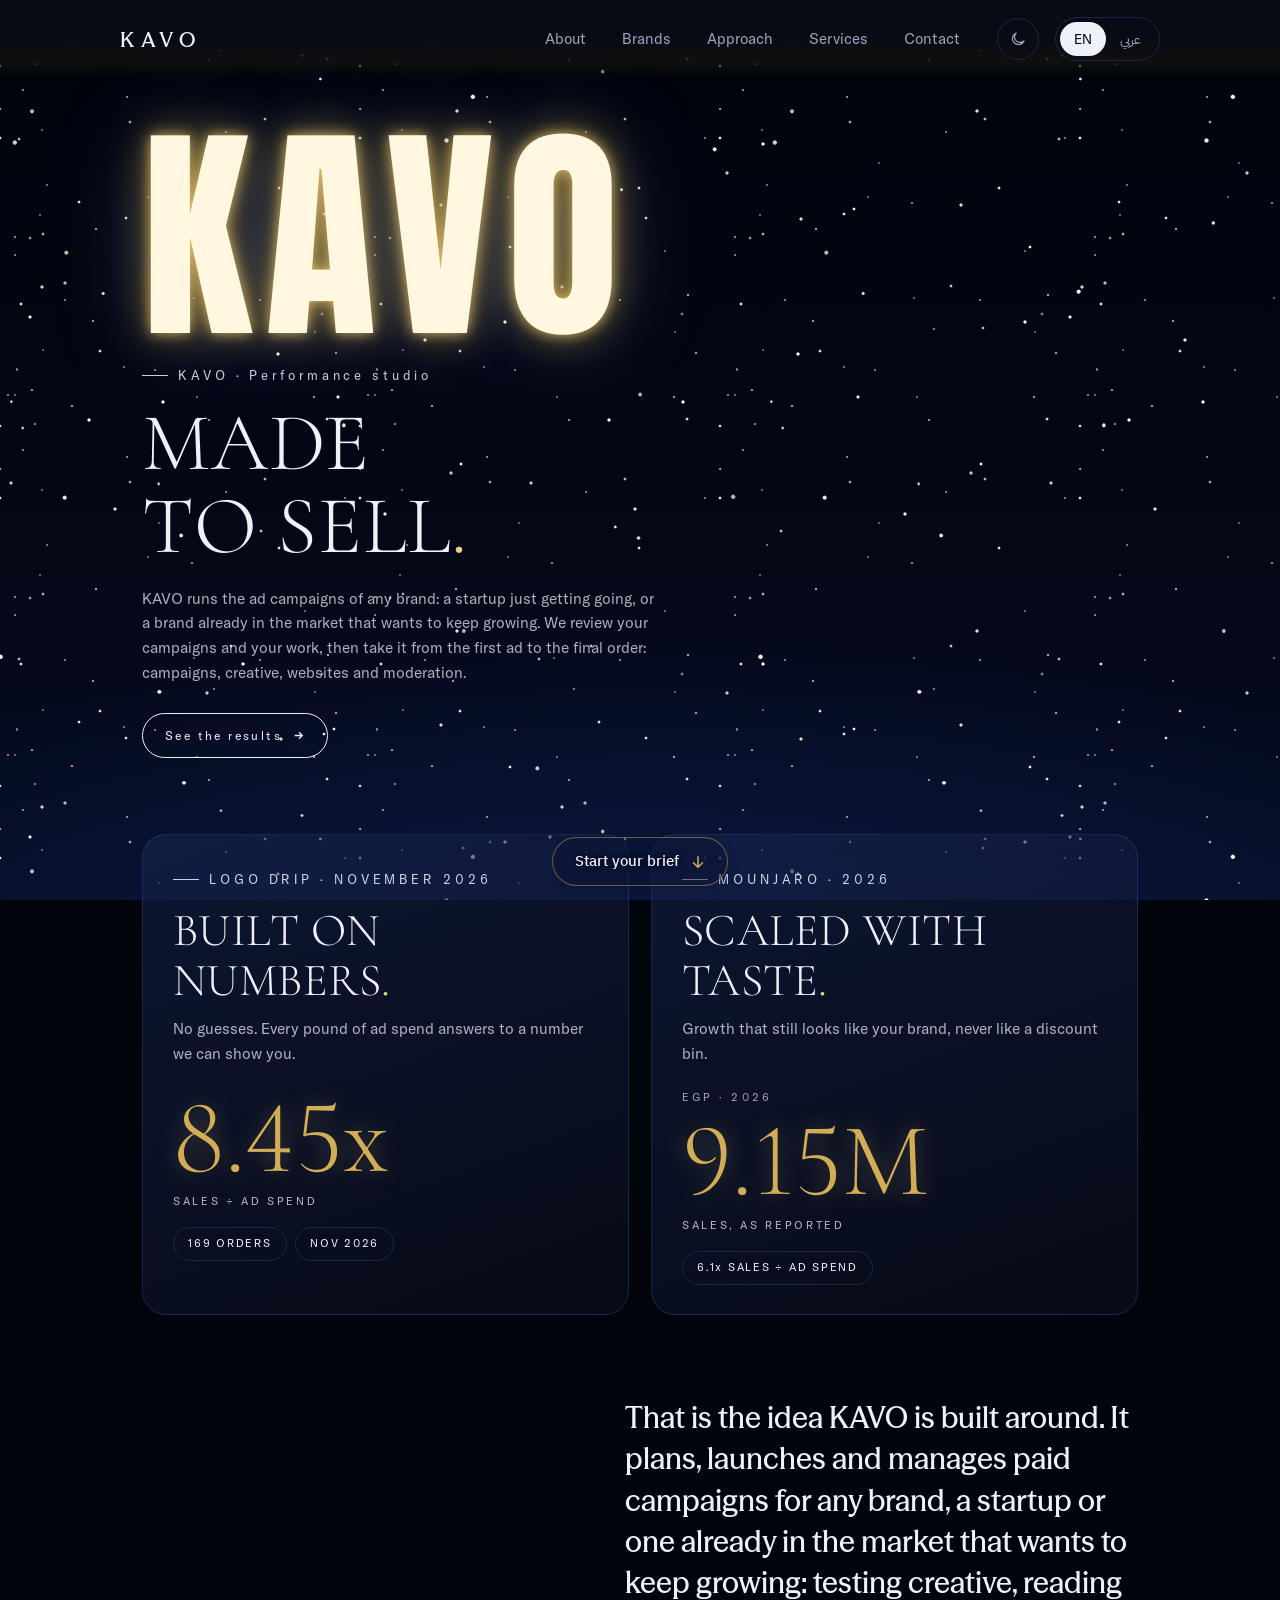
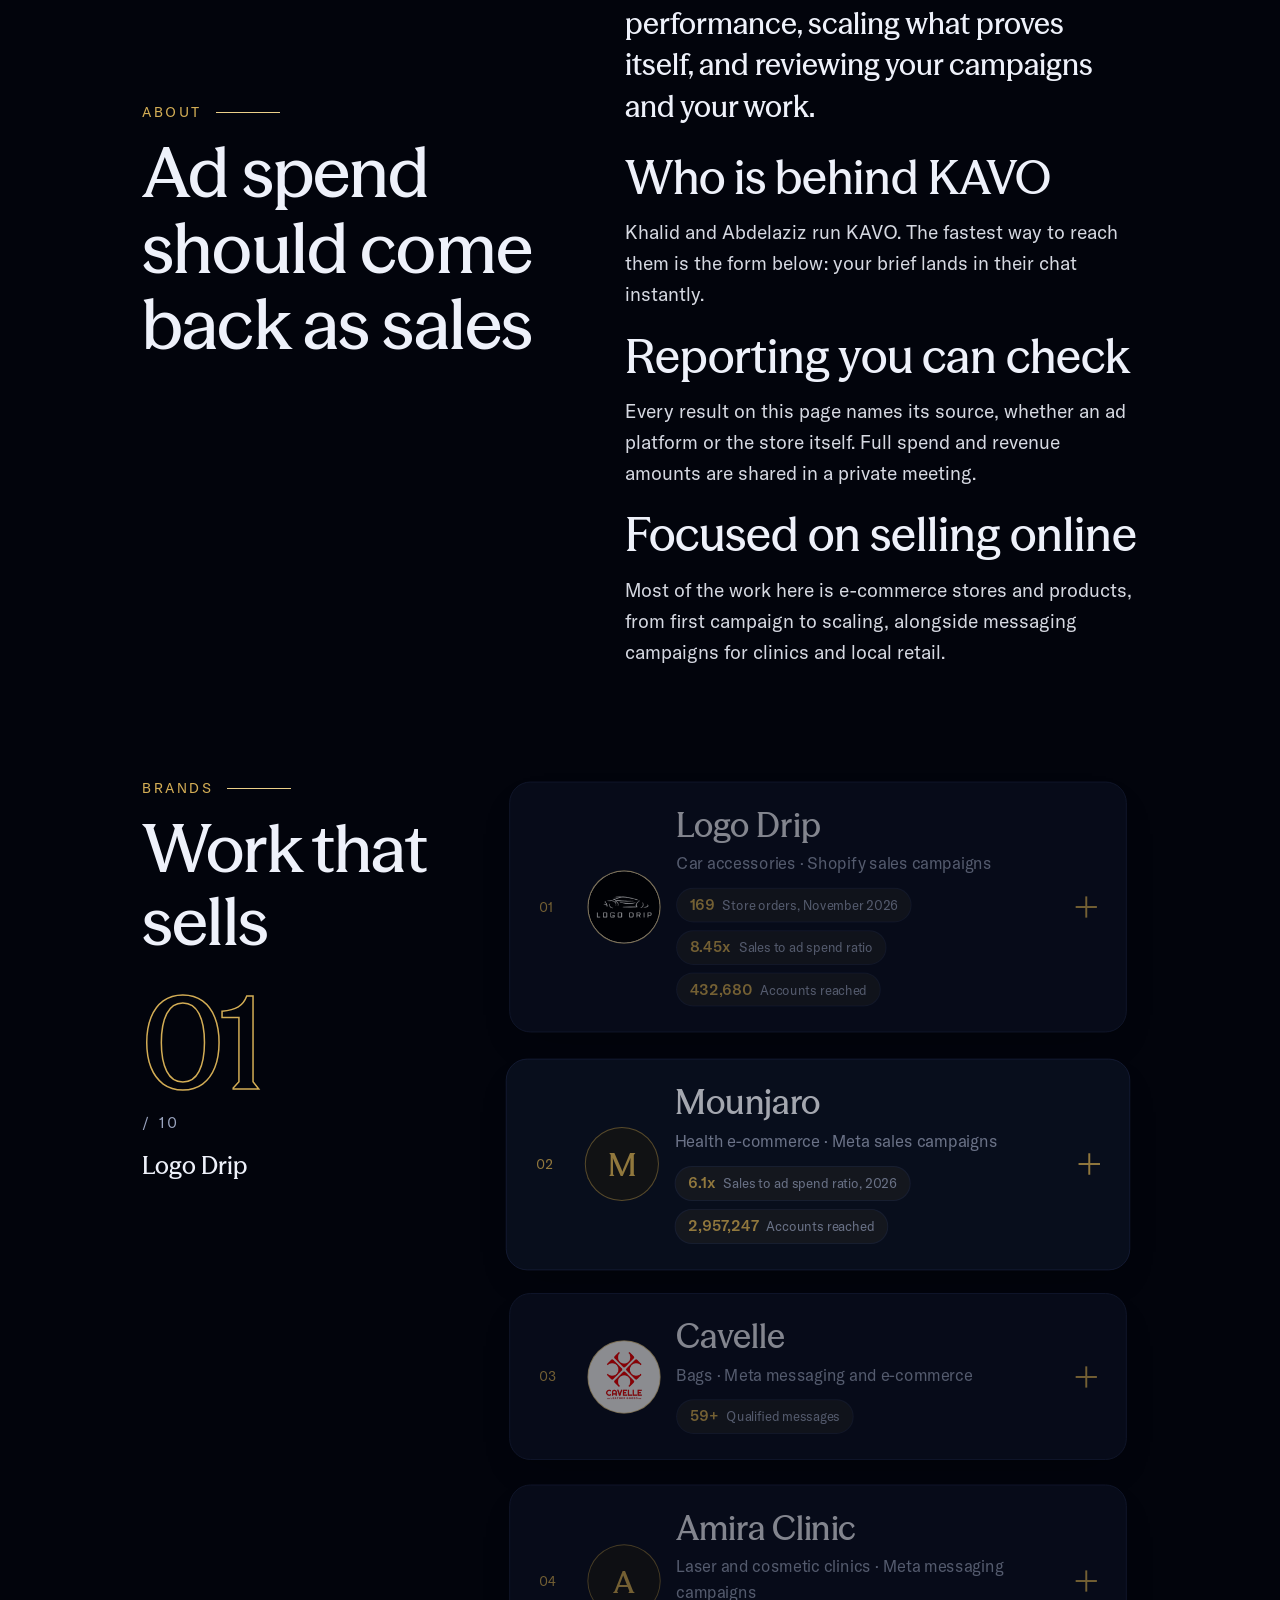
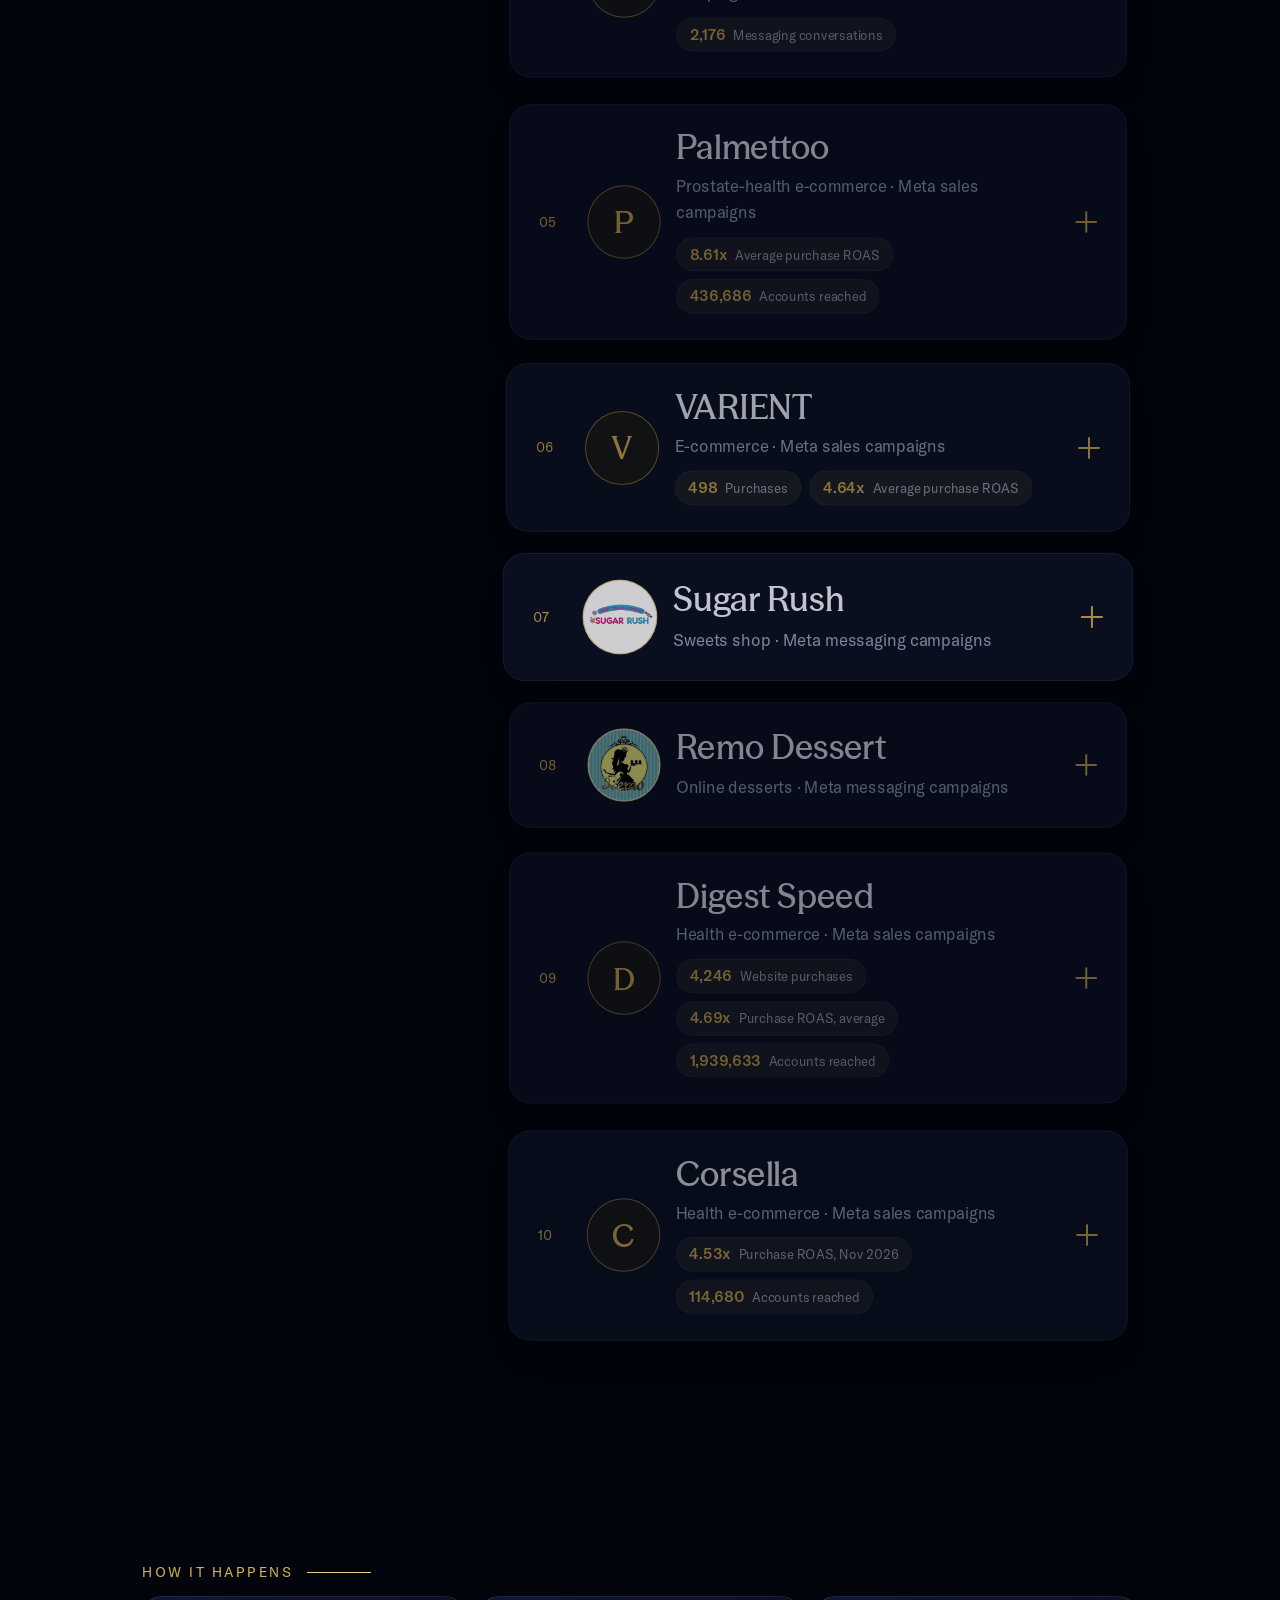
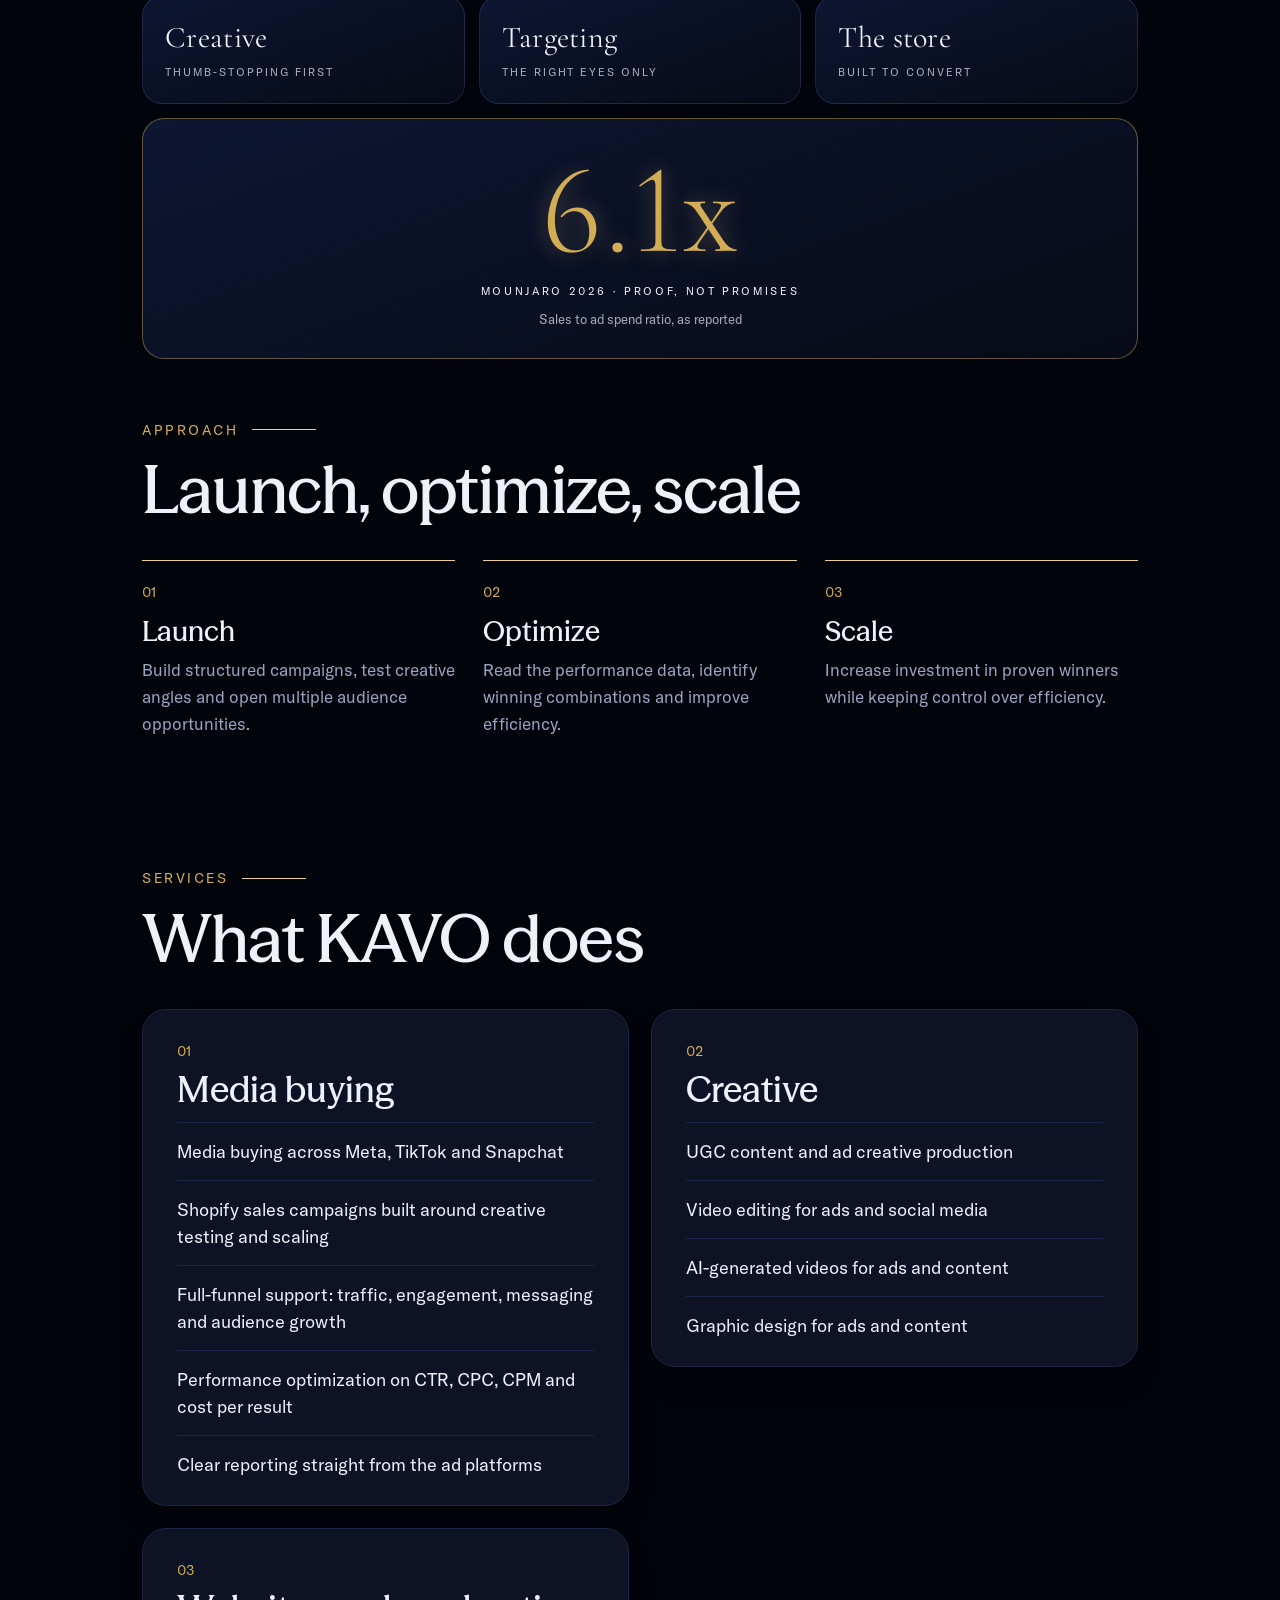
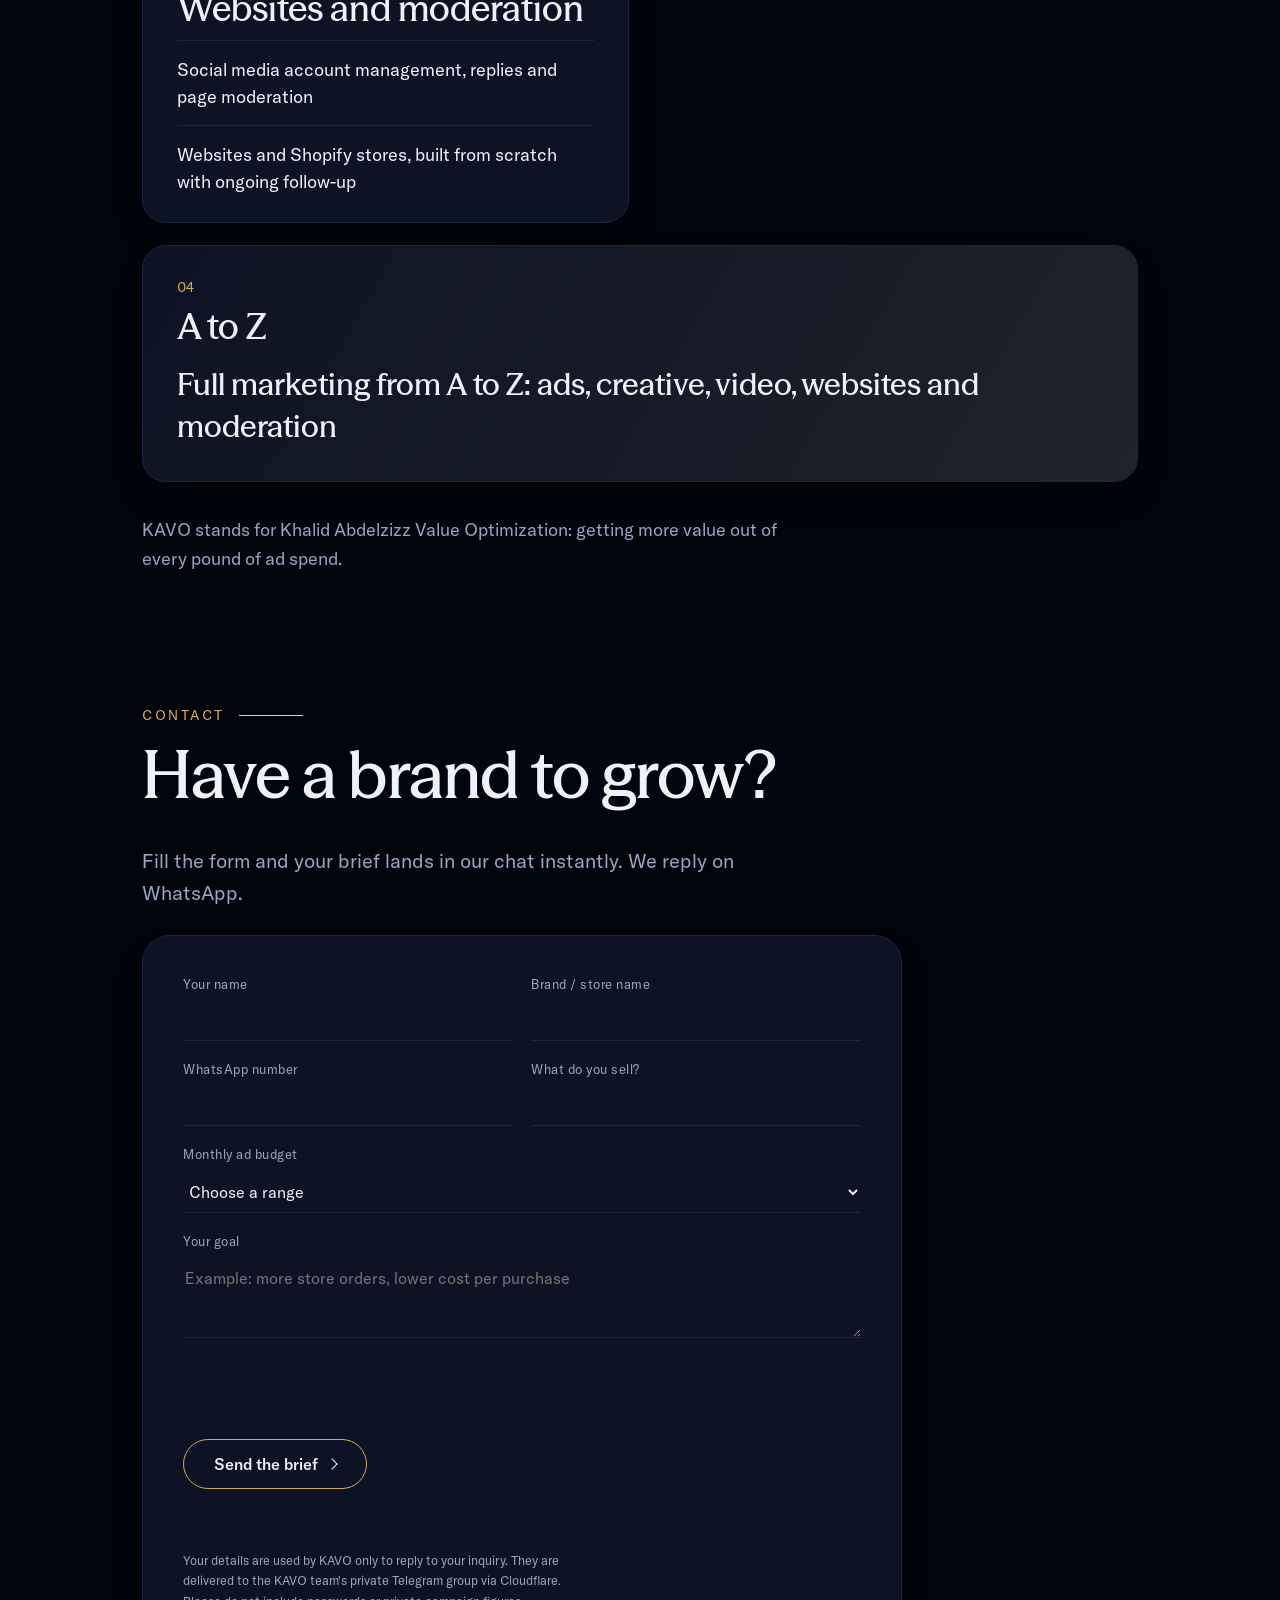
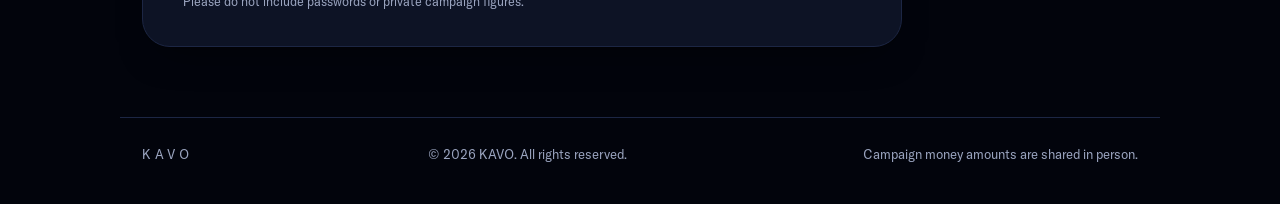
<file: preview/index.html>
<!doctype html>
<html lang="en" dir="ltr">
<head>
<meta charset="utf-8">
<meta name="robots" content="noindex">
<meta name="viewport" content="width=device-width,initial-scale=1,viewport-fit=cover">
<title>KAVO | Khalid Abdelzizz - Performance Marketing</title>
<meta name="description" content="KAVO - Khalid Abdelzizz Value Optimization. Performance marketing and media buying for e-commerce brands.">
<meta name="theme-color" content="#F7F3EA">
<link rel="icon" type="image/png" sizes="64x64" href="[data-uri]">
<link rel="apple-touch-icon" href="../assets/Y4HUVKZJ.jpg">
<meta property="og:type" content="website">
<meta property="og:site_name" content="KAVO">
<meta property="og:title" content="KAVO | Khalid Abdelzizz - Performance Marketing">
<meta property="og:description" content="KAVO - Khalid Abdelzizz Value Optimization. Performance marketing and media buying for e-commerce brands.">
<meta property="og:url" content="https://khalidmohamed600.github.io/KAVO/">
<meta property="og:image" content="https://khalidmohamed600.github.io/KAVO/assets/Y4HUVKZJ.jpg">
<meta property="og:image:width" content="640">
<meta property="og:image:height" content="640">
<meta name="twitter:card" content="summary">
<meta name="twitter:title" content="KAVO | Khalid Abdelzizz - Performance Marketing">
<meta name="twitter:description" content="Performance marketing and media buying for e-commerce brands.">
<meta name="twitter:image" content="https://khalidmohamed600.github.io/KAVO/assets/Y4HUVKZJ.jpg">
<link rel="preload" href="../fonts/SeasonMix-Medium.woff2" as="font" type="font/woff2" crossorigin>
<link rel="preload" href="../fonts/GT-America-Standard-Regular.woff2" as="font" type="font/woff2" crossorigin>
<link rel="preconnect" href="https://fonts.googleapis.com"><link rel="preconnect" href="https://fonts.gstatic.com" crossorigin><link href="https://fonts.googleapis.com/css2?family=Anton&family=Cormorant+Garamond:wght@300;400&display=swap" rel="stylesheet" media="print" onload="this.media='all'"><noscript><link href="https://fonts.googleapis.com/css2?family=Anton&family=Cormorant+Garamond:wght@300;400&display=swap" rel="stylesheet"></noscript>
<link rel="stylesheet" href="../style.css?v=43">
<link rel="stylesheet" href="flat.css?v=16">
<script>document.documentElement.classList.add('js','flat');(function(){var q=location.search,l=/[?&]lite=1/.test(q),f=/[?&]full=1/.test(q),t=false;try{t=matchMedia('(pointer:coarse)').matches}catch(e){}if(l||(t&&!f))document.documentElement.classList.add('lite')})();(function(){var m=null;try{m=localStorage.getItem('kavo-theme-v2')}catch(e){}var D=new Date(),H=D.getHours()*60+D.getMinutes(),t=(m==='light'||m==='dark')?m:((H>=360&&H<1050)?'light':'dark');document.documentElement.setAttribute('data-theme',t);var c=document.querySelector('meta[name=theme-color]');if(c)c.content=t==='dark'?'#0a0e1a':'#F7F3EA'})();try{if(localStorage.getItem('kavo-lang')==='ar'){document.documentElement.lang='ar';document.documentElement.dir='rtl'}}catch(e){}</script>
</head>
<body>
<div class="sky" id="sky" aria-hidden="true"><i class="a"></i><i class="b"></i><i class="c"></i><i class="d"></i><i class="e"></i></div>

<a class="skip" href="#main" data-en="Skip to content" data-ar="روح للمحتوى">Skip to content</a>




<header class="top">
  <a class="logo" href="#home" aria-label="KAVO">KAVO</a>
  <nav aria-label="Sections">
    <a href="#about" data-en="About" data-ar="عننا">About</a>
    <a href="#brands" data-en="Brands" data-ar="البراندات">Brands</a>
    <a href="#approach" data-en="Approach" data-ar="طريقتنا">Approach</a>
    <a href="#services" data-en="Services" data-ar="خدماتنا">Services</a>
    <a href="#contact" data-en="Contact" data-ar="كلمنا">Contact</a>
  </nav>
  <button class="theme" id="theme" type="button" data-mode="auto" aria-label="Theme: auto"><svg class="sun" viewBox="0 0 24 24" aria-hidden="true"><circle cx="12" cy="12" r="4"/><path d="M12 2v2M12 20v2M4.9 4.9l1.4 1.4M17.7 17.7l1.4 1.4M2 12h2M20 12h2M4.9 19.1l1.4-1.4M17.7 6.3l1.4-1.4"/></svg><svg class="moon" viewBox="0 0 24 24" aria-hidden="true"><path d="M20 14.5A8 8 0 1 1 9.5 4a6.5 6.5 0 0 0 10.5 10.5z"/></svg><svg class="auto" viewBox="0 0 24 24" aria-hidden="true"><circle cx="12" cy="12" r="8.5"/><path d="M12 3.5v17a8.5 8.5 0 0 0 0-17z" fill="currentColor"/></svg></button>
  <button class="lang" id="lang" type="button" aria-label="Language"><span data-l="en">EN</span><span data-l="ar">عربي</span></button>
</header>

<div class="loader" id="loader" aria-hidden="true">
  <div class="lletters"><span>K</span><span>A</span><span>V</span><span>O</span></div>
  <div class="lbar"><i></i></div>
</div>
<main id="main" tabindex="-1">
<section class="fhero" id="home">
  <div class="fwrap">
    <h1 class="wordmark" aria-label="KAVO" data-t="KAVO">KAVO</h1>
    <p class="eyebrow2" data-en="KAVO · Performance studio" data-ar="KAVO · استوديو إعلانات">KAVO · Performance studio</p>
    <h2 class="bigtype fhead" data-en="MADE<br>TO SELL<i>.</i>" data-ar="إعلاناتك<br>لازم <i>تبيع</i>.">MADE<br>TO SELL<i>.</i></h2>
    <p class="sub2" data-en="KAVO runs the ad campaigns of any brand: a startup just getting going, or a brand already in the market that wants to keep growing. We review your campaigns and your work, then take it from the first ad to the final order: campaigns, creative, websites and moderation." data-ar="KAVO بيدير الحملات الإعلانية لأي براند: ستارت أب لسه بيبدأ، أو براند شغال في السوق وعايز يكمّل ويكبر. بنراجع حملاتك وشغلك، وبناخد كل حاجة على إيدينا من أول إعلان لحد آخر أوردر: حملات وكرياتيف ومواقع ومودريشن.">KAVO runs the ad campaigns of any brand: a startup just getting going, or a brand already in the market that wants to keep growing. We review your campaigns and your work, then take it from the first ad to the final order: campaigns, creative, websites and moderation.</p>
    <a class="pill2" href="#brands"><span data-en="See the results" data-ar="شوف النتايج">See the results</span><svg viewBox="0 0 24 24" fill="none" stroke="currentColor" stroke-width="2.4" aria-hidden="true"><path d="M5 12h14M13 6l6 6-6 6"/></svg></a>
  </div>
</section>
<section class="fnums" id="numbers">
  <div class="fwrap fgrid">
    <article class="fcard r">
      <p class="eyebrow2" data-en="LOGO DRIP · NOVEMBER 2026" data-ar="لوجو دريب · نوفمبر 2026">LOGO DRIP · NOVEMBER 2026</p>
      <h2 class="fh" data-en="BUILT ON NUMBERS<i>.</i>" data-ar="شغلنا على <i>أرقام</i>.">BUILT ON NUMBERS<i>.</i></h2>
      <p class="sub2" data-en="No guesses. Every pound of ad spend answers to a number we can show you." data-ar="مفيش تخمين. كل جنيه إعلان ليه رقم نقدر نوريهولك.">No guesses. Every pound of ad spend answers to a number we can show you.</p>
      <div class="fnum"><b>8.45x</b><span data-en="SALES ÷ AD SPEND" data-ar="المبيعات ÷ مصاريف الإعلانات">SALES ÷ AD SPEND</span></div>
      <p class="fchips"><span data-en="169 ORDERS" data-ar="169 أوردر">169 ORDERS</span><span data-en="NOV 2026" data-ar="نوفمبر 2026">NOV 2026</span></p>
    </article>
    <article class="fcard r">
      <p class="eyebrow2" data-en="MOUNJARO · 2026" data-ar="مونجارو · 2026">MOUNJARO · 2026</p>
      <h2 class="fh" data-en="SCALED WITH TASTE<i>.</i>" data-ar="بنكبّر <i>بذوق</i>.">SCALED WITH TASTE<i>.</i></h2>
      <p class="sub2" data-en="Growth that still looks like your brand, never like a discount bin." data-ar="بنكبّر شغلك من غير ما شكل براندك يبوظ ويبقى زي محلات التخفيضات.">Growth that still looks like your brand, never like a discount bin.</p>
      <div class="fnum"><small data-en="EGP · 2026" data-ar="جنيه · 2026">EGP · 2026</small><b>9.15M</b><span data-en="SALES, AS REPORTED" data-ar="المبيعات زي ما في التقارير">SALES, AS REPORTED</span></div>
      <p class="fchips"><span data-en="6.1x SALES ÷ AD SPEND" data-ar="6.1x مبيعات لكل جنيه إعلان">6.1x SALES ÷ AD SPEND</span></p>
    </article>
  </div>
</section>
<section class="sec" id="about">
<div class="bstick">
  <p class="lab r" data-en="About" data-ar="عننا">About</p>
  <h2 class="r" data-en="Ad spend should come back as sales" data-ar="كل جنيه إعلان لازم يرجع مبيعات">Ad spend should come back as sales</h2>
  <div class="beats">
  <p class="lead beat" data-en="That is the idea KAVO is built around. It plans, launches and manages paid campaigns for any brand, a startup or one already in the market that wants to keep growing: testing creative, reading performance, scaling what proves itself, and reviewing your campaigns and your work." data-ar="دي الفكرة اللي KAVO ماشي عليها. بنخطط الحملات وننزلها ونشغّلها لأي براند، ستارت أب أو براند شغال في السوق وعايز يكمّل. بنجرّب الكرياتيف، ونقرا الأداء، ونكبّر اللي بيثبت نفسه، وبنراجع حملاتك وشغلك.">That is the idea KAVO is built around. It plans, launches and manages paid campaigns for any brand, a startup or one already in the market that wants to keep growing: testing creative, reading performance, scaling what proves itself, and reviewing your campaigns and your work.</p>
  <ul class="pts">
    <li class="beat"><b data-en="Who is behind KAVO" data-ar="مين ورا KAVO">Who is behind KAVO</b><p data-en="Khalid and Abdelaziz run KAVO. The fastest way to reach them is the form below: your brief lands in their chat instantly." data-ar="خالد وعبد العزيز هما اللي ماسكين KAVO. أسرع طريقة توصلهم: الفورم اللي تحت، وكلامك بيوصلهم في ثانية.">Khalid and Abdelaziz run KAVO. The fastest way to reach them is the form below: your brief lands in their chat instantly.</p></li>
    <li class="beat"><b data-en="Reporting you can check" data-ar="تقارير تقدر تراجعها">Reporting you can check</b><p data-en="Every result on this page names its source, whether an ad platform or the store itself. Full spend and revenue amounts are shared in a private meeting." data-ar="كل رقم في الصفحة دي مكتوب جنبه مصدره، سواء منصة الإعلانات أو المتجر نفسه. وأرقام الصرف والمبيعات الكاملة بنوريهالك في لقاء.">Every result on this page names its source, whether an ad platform or the store itself. Full spend and revenue amounts are shared in a private meeting.</p></li>
    <li class="beat"><b data-en="Focused on selling online" data-ar="شغلنا الأساسي البيع أونلاين">Focused on selling online</b><p data-en="Most of the work here is e-commerce stores and products, from first campaign to scaling, alongside messaging campaigns for clinics and local retail." data-ar="أغلب شغلنا هنا متاجر ومنتجات إي كومرس، من أول حملة لحد ما نكبّر، وكمان حملات رسائل لعيادات ومحلات.">Most of the work here is e-commerce stores and products, from first campaign to scaling, alongside messaging campaigns for clinics and local retail.</p></li>
  </ul>
</div>
<div class="bprog" aria-hidden="true"><i></i></div>
</div>
</section>

<section class="sec" id="brands">
  <div class="bgrid"><div class="bhead">
  <p class="lab r" data-en="Brands" data-ar="البراندات">Brands</p>
  <h2 class="r" data-en="Work that sells" data-ar="شغل بيبيع">Work that sells</h2>
  <div class="bidx" id="bidx" aria-hidden="true"><b></b><span></span><em></em></div>
  </div>
  <div class="blist">

  <div class="brand r">
    <button type="button" aria-expanded="false" aria-controls="p1">
      <span class="n">01</span>
      <span class="bt"><span class="nm">Logo Drip</span><span class="tg" data-en="Car accessories · Shopify sales campaigns" data-ar="إكسسوارات سيارات · حملات مبيعات Shopify">Car accessories · Shopify sales campaigns</span></span>
      <span class="ar"></span>
    </button>
    <div class="panel" id="p1"><div>
      <p class="desc" data-en="Logo Drip is a Shopify store selling custom car emblems in three designs, plus wheel center caps. KAVO runs the full funnel: sales campaigns built on creative testing and scaling, backed by traffic, engagement and follower campaigns." data-ar="Logo Drip متجر Shopify بيبيع شعارات سيارات مخصوصة بـ3 تصميمات، وكمان طبّات الجنوط. KAVO بيدير مسار البيع كله: حملات مبيعات بنختبر فيها الكرياتيف ونكبّر اللي بينجح، ومعاها حملات ترافيك وتفاعل ومتابعين.">Logo Drip is a Shopify store selling custom car emblems in three designs, plus wheel center caps. KAVO runs the full funnel: sales campaigns built on creative testing and scaling, backed by traffic, engagement and follower campaigns.</p>
      <div class="figs"><div class="fig"><b data-to="169">169</b><span data-en="Store orders, November 2026" data-ar="أوردرات المتجر في نوفمبر 2026">Store orders, November 2026</span></div><div class="fig"><b data-to="8.45" data-d="2" data-s="x">8.45x</b><span data-en="Sales to ad spend ratio" data-ar="المبيعات لكل جنيه إعلان">Sales to ad spend ratio</span></div><div class="fig"><b data-to="432680">432,680</b><span data-en="Accounts reached" data-ar="حساب وصلتله الإعلانات">Accounts reached</span></div></div>
      <p class="cap" data-en="As reported by KAVO: the 169 orders are store totals for November 2026. The ratio is store sales (all sales channels) over Sales-campaign spend across two ad accounts, and is not Meta-attributed ROAS. Reach: Meta Ads Manager, 1 Nov 2026 to 24 Nov 2026." data-ar="حسب بيانات KAVO: الـ169 أوردر دول إجمالي أوردرات المتجر في نوفمبر 2026. النسبة دي مبيعات المتجر (من كل قنوات البيع) على صرف حملات المبيعات في حسابين إعلانيين، ومش <bdi dir='ltr'>ROAS</bdi> محسوب من <bdi dir='ltr'>Meta</bdi>. الوصول من <bdi dir='ltr'>Meta Ads Manager</bdi>، من 1 نوفمبر 2026 لـ24 نوفمبر 2026.">As reported by KAVO: the 169 orders are store totals for November 2026. The ratio is store sales (all sales channels) over Sales-campaign spend across two ad accounts, and is not Meta-attributed ROAS. Reach: Meta Ads Manager, 1 Nov 2026 to 24 Nov 2026.</p>
      <p class="priv"><svg viewBox="0 0 24 24" aria-hidden="true"><rect x="5" y="11" width="14" height="9" rx="2"/><path d="M8 11V8a4 4 0 0 1 8 0v3"/></svg><span data-en="Spend and revenue are shared in a private meeting." data-ar="بنوريك أرقام الصرف والمبيعات في لقاء خاص.">Spend and revenue are shared in a private meeting.</span></p>
    </div></div>
  </div>

  <div class="brand r">
    <button type="button" aria-expanded="false" aria-controls="p2">
      <span class="n">02</span>
      <span class="bt"><span class="nm">Mounjaro</span><span class="tg" data-en="Health e-commerce · Meta sales campaigns" data-ar="إي كومرس صحة وتخسيس · حملات مبيعات على ميتا">Health e-commerce · Meta sales campaigns</span></span>
      <span class="ar"></span>
    </button>
    <div class="panel" id="p2"><div>
      <p class="desc" data-en="Mounjaro is an e-commerce brand in the health and slimming space. KAVO runs its Meta sales campaigns." data-ar="Mounjaro براند إي كومرس في مجال الصحة والتخسيس. KAVO بيشغّل له حملات المبيعات على ميتا.">Mounjaro is an e-commerce brand in the health and slimming space. KAVO runs its Meta sales campaigns.</p>
      <div class="figs"><div class="fig"><b class="cur" data-en="EGP 9.15M" data-ar="9.15 مليون جنيه">EGP 9.15M</b><span data-en="Store sales, 2026" data-ar="مبيعات المتجر في 2026">Store sales, 2026</span></div><div class="fig"><b class="cur" data-en="EGP 1.5M" data-ar="1.5 مليون جنيه">EGP 1.5M</b><span data-en="Ad spend, 2026" data-ar="مصاريف الإعلانات في 2026">Ad spend, 2026</span></div><div class="fig"><b data-to="6.1" data-d="1" data-s="x">6.1x</b><span data-en="Sales to ad spend ratio, 2026" data-ar="المبيعات لكل جنيه إعلان في 2026">Sales to ad spend ratio, 2026</span></div><div class="fig"><b data-to="2957247">2,957,247</b><span data-en="Accounts reached" data-ar="حساب وصلتله الإعلانات">Accounts reached</span></div></div>
      <p class="cap" data-en="2026, as reported by KAVO: EGP 9.15 million in store sales against EGP 1.5 million in ad spend for the year, a 6.1x ratio of store sales to ad spend (not Meta-attributed ROAS). Reach: Meta Ads Manager, 1 Jan 2026 to 25 Nov 2026, 70 campaigns." data-ar="سنة 2026، حسب بيانات KAVO: مبيعات المتجر 9.15 مليون جنيه مقابل 1.5 مليون جنيه صرف إعلانات في السنة، يعني 6.1x مبيعات متجر على الصرف (مش <bdi dir='ltr'>ROAS</bdi> من <bdi dir='ltr'>Meta</bdi>). الوصول من <bdi dir='ltr'>Meta Ads Manager</bdi>، من 1 يناير 2026 لـ25 نوفمبر 2026، 70 حملة.">2026, as reported by KAVO: EGP 9.15 million in store sales against EGP 1.5 million in ad spend for the year, a 6.1x ratio of store sales to ad spend (not Meta-attributed ROAS). Reach: Meta Ads Manager, 1 Jan 2026 to 25 Nov 2026, 70 campaigns.</p>
    </div></div>
  </div>

  <div class="brand r">
    <button type="button" aria-expanded="false" aria-controls="p3">
      <span class="n">03</span>
      <span class="bt"><span class="nm">Cavelle</span><span class="tg" data-en="Bags · Meta messaging and e-commerce" data-ar="براند شنط · رسائل على ميتا وإي كومرس">Bags · Meta messaging and e-commerce</span></span>
      <span class="ar"></span>
    </button>
    <div class="panel" id="p3"><div>
      <p class="desc" data-en="Cavelle is a bags brand. KAVO runs Meta messaging campaigns to bring in qualified conversations from interested buyers, and is working on its e-commerce side." data-ar="Cavelle براند شنط. KAVO بيشغّل له حملات رسائل على ميتا بتجيب محادثات جدّية من ناس عايزة تشتري، وبيشتغل معاه كمان على الإي كومرس.">Cavelle is a bags brand. KAVO runs Meta messaging campaigns to bring in qualified conversations from interested buyers, and is working on its e-commerce side.</p>
      <div class="figs"><div class="fig"><b data-to="59" data-s="+">59+</b><span data-en="Qualified messages" data-ar="رسالة جدّية">Qualified messages</span></div></div>
      <p class="cap" data-en="Campaign figure from Khalid's earlier portfolio." data-ar="رقم الحملة من البورتفوليو القديم بتاع خالد.">Campaign figure from Khalid's earlier portfolio.</p>
      <p class="priv"><svg viewBox="0 0 24 24" aria-hidden="true"><rect x="5" y="11" width="14" height="9" rx="2"/><path d="M8 11V8a4 4 0 0 1 8 0v3"/></svg><span data-en="Spend and revenue are shared in a private meeting." data-ar="بنوريك أرقام الصرف والمبيعات في لقاء خاص.">Spend and revenue are shared in a private meeting.</span></p>
    </div></div>
  </div>

  <div class="brand r">
    <button type="button" aria-expanded="false" aria-controls="p4">
      <span class="n">04</span>
      <span class="bt"><span class="nm">Amira Clinic</span><span class="tg" data-en="Laser and cosmetic clinics · Meta messaging campaigns" data-ar="عيادات ليزر وتجميل · حملات رسائل على ميتا">Laser and cosmetic clinics · Meta messaging campaigns</span></span>
      <span class="ar"></span>
    </button>
    <div class="panel" id="p4"><div>
      <p class="desc" data-en="Amira Clinic offers laser and cosmetic treatments. KAVO runs Meta messaging campaigns that bring in conversations from people interested in the treatments." data-ar="عيادة أميرة بتقدم ليزر وتجميل. KAVO بيشغّل لها حملات رسائل على ميتا بتجيب محادثات من ناس مهتمة بالخدمات.">Amira Clinic offers laser and cosmetic treatments. KAVO runs Meta messaging campaigns that bring in conversations from people interested in the treatments.</p>
      <div class="figs"><div class="fig"><b data-to="2176">2,176</b><span data-en="Messaging conversations" data-ar="محادثة رسائل">Messaging conversations</span></div><div class="fig"><b class="cur" data-en="EGP 3" data-ar="3 جنيه">EGP 3</b><span data-en="Cost per conversation" data-ar="تكلفة المحادثة">Cost per conversation</span></div></div>
      <p class="cap" data-en="Conversations: Meta Ads Manager, 31 Aug to 29 Sep 2026, 31 campaigns. Cost per conversation as reported by KAVO." data-ar="المحادثات: من <bdi dir='ltr'>Meta Ads Manager</bdi>، من 31 أغسطس لـ29 سبتمبر 2026، 31 حملة. تكلفة المحادثة حسب بيانات KAVO.">Conversations: Meta Ads Manager, 31 Aug to 29 Sep 2026, 31 campaigns. Cost per conversation as reported by KAVO.</p>
      <p class="priv"><svg viewBox="0 0 24 24" aria-hidden="true"><rect x="5" y="11" width="14" height="9" rx="2"/><path d="M8 11V8a4 4 0 0 1 8 0v3"/></svg><span data-en="Spend and revenue are shared in a private meeting." data-ar="بنوريك أرقام الصرف والمبيعات في لقاء خاص.">Spend and revenue are shared in a private meeting.</span></p>
    </div></div>
  </div>

  <div class="brand r">
    <button type="button" aria-expanded="false" aria-controls="p5">
      <span class="n">05</span>
      <span class="bt"><span class="nm">Palmettoo</span><span class="tg" data-en="Prostate-health e-commerce · Meta sales campaigns" data-ar="إي كومرس صحة البروستاتا · حملات مبيعات على ميتا">Prostate-health e-commerce · Meta sales campaigns</span></span>
      <span class="ar"></span>
    </button>
    <div class="panel" id="p5"><div>
      <p class="desc" data-en="Palmettoo is an e-commerce product in the prostate-health category. KAVO runs Meta sales campaigns." data-ar="Palmettoo منتج إي كومرس في مجال صحة البروستاتا. KAVO بيشغّل له حملات مبيعات على ميتا.">Palmettoo is an e-commerce product in the prostate-health category. KAVO runs Meta sales campaigns.</p>
      <div class="figs"><div class="fig"><b data-to="8.61" data-d="2" data-s="x">8.61x</b><span data-en="Average purchase ROAS" data-ar="متوسط ROAS للمشتريات">Average purchase ROAS</span></div><div class="fig"><b data-to="436686">436,686</b><span data-en="Accounts reached" data-ar="حساب وصلتله الإعلانات">Accounts reached</span></div></div>
      <p class="cap" data-en="Meta Ads Manager, Sales campaigns, as reported by KAVO." data-ar="من <bdi dir='ltr'>Meta Ads Manager</bdi>، حملات المبيعات، حسب بيانات KAVO.">Meta Ads Manager, Sales campaigns, as reported by KAVO.</p>
      <p class="priv"><svg viewBox="0 0 24 24" aria-hidden="true"><rect x="5" y="11" width="14" height="9" rx="2"/><path d="M8 11V8a4 4 0 0 1 8 0v3"/></svg><span data-en="Spend and revenue are shared in a private meeting." data-ar="بنوريك أرقام الصرف والمبيعات في لقاء خاص.">Spend and revenue are shared in a private meeting.</span></p>
    </div></div>
  </div>

  <div class="brand r">
    <button type="button" aria-expanded="false" aria-controls="p6">
      <span class="n">06</span>
      <span class="bt"><span class="nm">VARIENT</span><span class="tg" data-en="E-commerce · Meta sales campaigns" data-ar="إي كومرس · حملات مبيعات على ميتا">E-commerce · Meta sales campaigns</span></span>
      <span class="ar"></span>
    </button>
    <div class="panel" id="p6"><div>
      <p class="desc" data-en="VARIENT is an e-commerce brand. KAVO runs its Meta sales campaigns." data-ar="VARIENT براند إي كومرس. KAVO بيشغّل له حملات المبيعات على ميتا.">VARIENT is an e-commerce brand. KAVO runs its Meta sales campaigns.</p>
      <div class="figs"><div class="fig"><b data-to="498">498</b><span data-en="Purchases" data-ar="عمليات شراء">Purchases</span></div><div class="fig"><b data-to="4.64" data-d="2" data-s="x">4.64x</b><span data-en="Average purchase ROAS" data-ar="متوسط ROAS للمشتريات">Average purchase ROAS</span></div></div>
      <p class="cap" data-en="Meta Ads Manager, 1 to 25 Nov 2026, 17 campaigns." data-ar="من <bdi dir='ltr'>Meta Ads Manager</bdi>، من 1 لـ25 نوفمبر 2026، 17 حملة.">Meta Ads Manager, 1 to 25 Nov 2026, 17 campaigns.</p>
      <p class="priv"><svg viewBox="0 0 24 24" aria-hidden="true"><rect x="5" y="11" width="14" height="9" rx="2"/><path d="M8 11V8a4 4 0 0 1 8 0v3"/></svg><span data-en="Spend and revenue are shared in a private meeting." data-ar="بنوريك أرقام الصرف والمبيعات في لقاء خاص.">Spend and revenue are shared in a private meeting.</span></p>
    </div></div>
  </div>

  <div class="brand r">
    <button type="button" aria-expanded="false" aria-controls="p7">
      <span class="n">07</span>
      <span class="bt"><span class="nm">Sugar Rush</span><span class="tg" data-en="Sweets shop · Meta messaging campaigns" data-ar="محل حلويات · حملات رسائل على ميتا">Sweets shop · Meta messaging campaigns</span></span>
      <span class="ar"></span>
    </button>
    <div class="panel" id="p7"><div>
      <p class="desc" data-en="Sugar Rush is a sweets shop selling imported sweets at wholesale prices. KAVO runs its Meta messaging campaigns, bringing in customer conversations for the shop." data-ar="شوجر راش محل حلويات بيبيع حلويات مستوردة بسعر الجملة. KAVO بيشغّل له حملات رسائل على ميتا بتجيب عملاء للمحل.">Sugar Rush is a sweets shop selling imported sweets at wholesale prices. KAVO runs its Meta messaging campaigns, bringing in customer conversations for the shop.</p>
      <p class="cap" data-en="A new collaboration. Results get added as the campaigns grow." data-ar="تعاون جديد. هنضيف النتايج هنا أول ما الحملات تكبر.">A new collaboration. Results get added as the campaigns grow.</p>
    </div></div>
  </div>

  <div class="brand r">
    <button type="button" aria-expanded="false" aria-controls="p8">
      <span class="n">08</span>
      <span class="bt"><span class="nm">Remo Dessert</span><span class="tg" data-en="Online desserts · Meta messaging campaigns" data-ar="حلويات أونلاين · حملات رسائل على ميتا">Online desserts · Meta messaging campaigns</span></span>
      <span class="ar"></span>
    </button>
    <div class="panel" id="p8"><div>
      <p class="desc" data-en="Remo Dessert is an online desserts brand, making cupcakes and more to order. KAVO runs its Meta messaging campaigns." data-ar="ريمو ديزيرت براند حلويات أونلاين بيعمل كب كيك وحلويات بالطلب. KAVO بيشغّل له حملات رسائل على ميتا.">Remo Dessert is an online desserts brand, making cupcakes and more to order. KAVO runs its Meta messaging campaigns.</p>
      <p class="cap" data-en="A new collaboration. Results get added as the campaigns grow." data-ar="تعاون جديد. هنضيف النتايج هنا أول ما الحملات تكبر.">A new collaboration. Results get added as the campaigns grow.</p>
    </div></div>
  </div>

  <div class="brand r">
    <button type="button" aria-expanded="false" aria-controls="p9">
      <span class="n">09</span>
      <span class="bt"><span class="nm">Digest Speed</span><span class="tg" data-en="Health e-commerce · Meta sales campaigns" data-ar="إي كومرس صحة وتخسيس · حملات مبيعات على ميتا">Health e-commerce · Meta sales campaigns</span></span>
      <span class="ar"></span>
    </button>
    <div class="panel" id="p9"><div>
      <p class="desc" data-en="Digest Speed is a digestion and weight-management product sold online. KAVO runs its Meta sales campaigns." data-ar="دايجست سبيد منتج للهضم والتخسيس بيتباع أونلاين. KAVO بيشغّل له حملات مبيعات على ميتا.">Digest Speed is a digestion and weight-management product sold online. KAVO runs its Meta sales campaigns.</p>
      <div class="figs"><div class="fig"><b data-to="4246">4,246</b><span data-en="Website purchases" data-ar="مشتريات من الموقع">Website purchases</span></div><div class="fig"><b data-to="4.69" data-d="2" data-s="x">4.69x</b><span data-en="Purchase ROAS, average" data-ar="متوسط <bdi dir='ltr'>ROAS</bdi> المشتريات">Purchase ROAS, average</span></div><div class="fig"><b data-to="1939633">1,939,633</b><span data-en="Accounts reached" data-ar="حساب وصلتله الإعلانات">Accounts reached</span></div></div>
      <p class="cap" data-en="As reported in Meta Ads Manager." data-ar="حسب بيانات <bdi dir='ltr'>Meta Ads Manager</bdi>.">As reported in Meta Ads Manager.</p>
    </div></div>
  </div>

  <div class="brand r">
    <button type="button" aria-expanded="false" aria-controls="p10">
      <span class="n">10</span>
      <span class="bt"><span class="nm">Corsella</span><span class="tg" data-en="Health e-commerce · Meta sales campaigns" data-ar="إي كومرس صحة وتخسيس · حملات مبيعات على ميتا">Health e-commerce · Meta sales campaigns</span></span>
      <span class="ar"></span>
    </button>
    <div class="panel" id="p10"><div>
      <p class="desc" data-en="Corsella is a health and weight-management e-commerce brand. KAVO runs its Meta sales campaigns." data-ar="كورسيلا براند إي كومرس لمنتجات الصحة والتخسيس. KAVO بيشغّل له حملات مبيعات على ميتا.">Corsella is a health and weight-management e-commerce brand. KAVO runs its Meta sales campaigns.</p>
      <div class="figs"><div class="fig"><b data-to="4.53" data-d="2" data-s="x">4.53x</b><span data-en="Purchase ROAS, Nov 2026" data-ar="<bdi dir='ltr'>ROAS</bdi> المشتريات، نوفمبر 2026">Purchase ROAS, Nov 2026</span></div><div class="fig"><b data-to="114680">114,680</b><span data-en="Accounts reached" data-ar="حساب وصلتله الإعلانات">Accounts reached</span></div></div>
      <p class="cap" data-en="November 2026, average across campaigns. Reach: Meta Ads Manager, 1 Nov 2026 to 27 Nov 2026, 33 campaigns." data-ar="نوفمبر 2026، متوسط الحملات. الوصول من <bdi dir='ltr'>Meta Ads Manager</bdi>، من 1 نوفمبر 2026 لـ27 نوفمبر 2026، 33 حملة.">November 2026, average across campaigns. Reach: Meta Ads Manager, 1 Nov 2026 to 27 Nov 2026, 33 campaigns.</p>
    </div></div>
  </div>
</div></div>
</section>

<section class="sec" id="approach">
<div class="fproof">
<p class="lab r" data-en="HOW IT HAPPENS" data-ar="بيحصل إزاي">HOW IT HAPPENS</p>
<div class="fsteps">
<div class="fpiece r"><h3 data-en="Creative" data-ar="كرياتيف">Creative</h3><p data-en="THUMB-STOPPING FIRST" data-ar="يوقف السكرول من أول ثانية">THUMB-STOPPING FIRST</p></div>
<div class="fpiece r"><h3 data-en="Targeting" data-ar="استهداف">Targeting</h3><p data-en="THE RIGHT EYES ONLY" data-ar="يوصل للناس الصح بس">THE RIGHT EYES ONLY</p></div>
<div class="fpiece r"><h3 data-en="The store" data-ar="المتجر">The store</h3><p data-en="BUILT TO CONVERT" data-ar="متعمل عشان يبيع">BUILT TO CONVERT</p></div>
</div>
<div class="fresult r"><div class="bignum">6.1x</div><div class="numlbl" data-en="MOUNJARO 2026 · PROOF, NOT PROMISES" data-ar="مونجارو 2026 · أرقام مش كلام">MOUNJARO 2026 · PROOF, NOT PROMISES</div><div class="rcap" data-en="Sales to ad spend ratio, as reported" data-ar="المبيعات لكل جنيه إعلان، زي ما في التقارير">Sales to ad spend ratio, as reported</div></div>
</div>
<p class="lab r" style="margin-top:60px" data-en="Approach" data-ar="طريقتنا">Approach</p>
  <h2 class="r" data-en="Launch, optimize, scale" data-ar="نطلق، نحسّن، نكبّر">Launch, optimize, scale</h2>
  <ol class="steps">
    <li class="r"><b data-en="Launch" data-ar="إطلاق">Launch</b><p data-en="Build structured campaigns, test creative angles and open multiple audience opportunities." data-ar="بنبني حملات منظمة، ونجرّب زوايا كرياتيف مختلفة، ونجرّب أكتر من جمهور.">Build structured campaigns, test creative angles and open multiple audience opportunities.</p></li>
    <li class="r"><b data-en="Optimize" data-ar="تحسين">Optimize</b><p data-en="Read the performance data, identify winning combinations and improve efficiency." data-ar="بنقرا أرقام الأداء، ونعرف إيه التركيبات اللي بتكسب، ونحسّن النتيجة.">Read the performance data, identify winning combinations and improve efficiency.</p></li>
    <li class="r"><b data-en="Scale" data-ar="توسّع">Scale</b><p data-en="Increase investment in proven winners while keeping control over efficiency." data-ar="بنزوّد الصرف على الإعلانات اللي بتكسب، ومحافظين على الكفاءة.">Increase investment in proven winners while keeping control over efficiency.</p></li>
  </ol>
</section>

<section class="sec" id="services">
  <p class="lab r" data-en="Services" data-ar="خدماتنا">Services</p>
  <h2 class="r" data-en="What KAVO does" data-ar="KAVO بيعمل إيه">What KAVO does</h2>
  <div class="svcg">
    <div class="svcc"><span class="sn">01</span><h3 data-en="Media buying" data-ar="ميديا باينج">Media buying</h3>
    <ul>
      <li class="r" data-en="Media buying across Meta, TikTok and Snapchat" data-ar="ميديا باينج على ميتا وتيك توك وسناب">Media buying across Meta, TikTok and Snapchat</li>
      <li class="r" data-en="Shopify sales campaigns built around creative testing and scaling" data-ar="حملات مبيعات لمتاجر Shopify بنختبر فيها الكرياتيف ونكبّر اللي بينجح">Shopify sales campaigns built around creative testing and scaling</li>
      <li class="r" data-en="Full-funnel support: traffic, engagement, messaging and audience growth" data-ar="شغل على مسار البيع كله: ترافيك وتفاعل ورسائل وزيادة جمهور">Full-funnel support: traffic, engagement, messaging and audience growth</li>
      <li class="r" data-en="Performance optimization on CTR, CPC, CPM and cost per result" data-ar="بنحسّن CTR وCPC وCPM وتكلفة النتيجة">Performance optimization on CTR, CPC, CPM and cost per result</li>
      <li class="r" data-en="Clear reporting straight from the ad platforms" data-ar="تقارير واضحة جاية من منصات الإعلانات نفسها">Clear reporting straight from the ad platforms</li>
    </ul></div>
    <div class="svcc"><span class="sn">02</span><h3 data-en="Creative" data-ar="كرياتيف">Creative</h3>
    <ul>
      <li class="r" data-en="UGC content and ad creative production" data-ar="محتوى UGC وإنتاج كرياتيف للإعلانات">UGC content and ad creative production</li>
      <li class="r" data-en="Video editing for ads and social media" data-ar="مونتاج فيديو للإعلانات والسوشيال ميديا">Video editing for ads and social media</li>
      <li class="r" data-en="AI-generated videos for ads and content" data-ar="فيديوهات بالذكاء الاصطناعي للإعلانات والمحتوى">AI-generated videos for ads and content</li>
      <li class="r" data-en="Graphic design for ads and content" data-ar="جرافيك ديزاين للإعلانات والمحتوى">Graphic design for ads and content</li>
    </ul></div>
    <div class="svcc"><span class="sn">03</span><h3 data-en="Websites and moderation" data-ar="مواقع ومودريشن">Websites and moderation</h3>
    <ul>
      <li class="r" data-en="Social media account management, replies and page moderation" data-ar="إدارة صفحات السوشيال ميديا والرد على الرسائل والتعليقات">Social media account management, replies and page moderation</li>
      <li class="r" data-en="Websites and Shopify stores, built from scratch with ongoing follow-up" data-ar="مواقع ومتاجر Shopify من الصفر، ومعاها متابعة مستمرة">Websites and Shopify stores, built from scratch with ongoing follow-up</li>
    </ul></div>
    <div class="svcc wide"><span class="sn">04</span><h3 data-en="A to Z" data-ar="من الألف للياء">A to Z</h3>
    <ul>
      <li class="r" data-en="Full marketing from A to Z: ads, creative, video, websites and moderation" data-ar="ماركتينج كامل من الألف للياء: إعلانات وكرياتيف وفيديو ومواقع ومودريشن">Full marketing from A to Z: ads, creative, video, websites and moderation</li>
    </ul></div>
  </div>
  <p class="name r" data-en="KAVO stands for Khalid Abdelzizz Value Optimization: getting more value out of every pound of ad spend." data-ar="KAVO اختصار <span class=&quot;ltr&quot;>Khalid Abdelzizz Value Optimization</span>: بنطلّع قيمة أكبر من كل جنيه إعلان.">KAVO stands for Khalid Abdelzizz Value Optimization: getting more value out of every pound of ad spend.</p>
</section>

<section class="sec end" id="contact">
  <p class="lab r" data-en="Contact" data-ar="كلمنا">Contact</p>
  <h2 class="r" data-en="Have a brand to grow?" data-ar="عندك براند وعايز تكبّره؟">Have a brand to grow?</h2>
  <p class="lead r" data-en="Fill the form and your brief lands in our chat instantly. We reply on WhatsApp." data-ar="املا الفورم وكلامك هيوصلنا في ثانية، وهنرد عليك على واتساب.">Fill the form and your brief lands in our chat instantly. We reply on WhatsApp.</p>
  <form class="leadform r" id="leadform" method="POST" action="https://kavo-leads.adhmstarrrr.workers.dev/">
    <div class="frow">
      <label class="fld"><span data-en="Your name" data-ar="اسمك">Your name</span><input name="name" type="text" autocomplete="name" required maxlength="80"></label>
      <label class="fld"><span data-en="Brand / store name" data-ar="اسم البراند / المتجر">Brand / store name</span><input name="brand" type="text" autocomplete="organization" required maxlength="80"></label>
    </div>
    <div class="frow">
      <label class="fld"><span data-en="WhatsApp number" data-ar="رقم الواتساب">WhatsApp number</span><input name="whatsapp" type="tel" inputmode="tel" autocomplete="tel" required maxlength="24" dir="ltr" pattern="^\+?[0-9][0-9 .\-()]{5,22}$" title="أدخل رقم واتساب صحيح بالكود الدولي / Enter a valid WhatsApp number with country code"></label>
      <label class="fld"><span data-en="What do you sell?" data-ar="بتبيع إيه؟">What do you sell?</span><input name="product" type="text" maxlength="120"></label>
    </div>
    <label class="fld"><span data-en="Monthly ad budget" data-ar="ميزانية الإعلانات في الشهر">Monthly ad budget</span><select name="budget">
      <option value="" data-en="Choose a range" data-ar="اختار رقم">Choose a range</option>
      <option value="under-10k" data-en="Under EGP 10,000" data-ar="أقل من 10,000 جنيه">Under EGP 10,000</option>
      <option value="10k-30k" data-en="EGP 10,000 to 30,000" data-ar="من 10,000 لـ 30,000 جنيه">EGP 10,000 to 30,000</option>
      <option value="30k-100k" data-en="EGP 30,000 to 100,000" data-ar="من 30,000 لـ 100,000 جنيه">EGP 30,000 to 100,000</option>
      <option value="100k-plus" data-en="Over EGP 100,000" data-ar="أكتر من 100,000 جنيه">Over EGP 100,000</option>
      <option value="unknown" data-en="Not sure yet" data-ar="لسه مش متأكد">Not sure yet</option>
    </select></label>
    <label class="fld"><span data-en="Your goal" data-ar="عايز توصل لإيه؟">Your goal</span><textarea name="goal" rows="3" maxlength="600" data-en-ph="Example: more store orders, lower cost per purchase" data-ar-ph="مثال: عايز أوردرات أكتر للمتجر وتكلفة أقل للأوردر" placeholder="Example: more store orders, lower cost per purchase"></textarea></label>
    <input type="text" name="company2" class="hp" tabindex="-1" autocomplete="off" aria-hidden="true">
    <div class="cf-turnstile" data-sitekey="0x4AAAAAAGTd2shk2-FLBPay" data-theme="auto"></div>
    <button class="btn solid sendb" type="submit"><span data-en="Send the brief" data-ar="ابعت التفاصيل">Send the brief</span><i></i></button>
    <p class="fstat" id="fstat" role="status" aria-live="polite"></p>
    <p class="fnote" data-en="Your details are used by KAVO only to reply to your inquiry. They are delivered to the KAVO team's private Telegram group via Cloudflare. Please do not include passwords or private campaign figures." data-ar="بياناتك بتتستخدم من KAVO بس عشان نرد عليك، وبتتبعت لجروب التليجرام بتاع فريق KAVO عن طريق Cloudflare. من فضلك متكتبش باسوردات أو أرقام حملات خاصة.">Your details are used by KAVO only to reply to your inquiry. They are delivered to the KAVO team's private Telegram group via Cloudflare. Please do not include passwords or private campaign figures.</p>
  </form>
</section>
</main>
<footer class="foot"><span>KAVO</span><span data-en="© 2026 KAVO. All rights reserved." data-ar="© 2026 KAVO. كل الحقوق محفوظة.">© 2026 KAVO. All rights reserved.</span><span data-en="Campaign money amounts are shared in person." data-ar="مبالغ الحملات بنوريها في لقاء.">Campaign money amounts are shared in person.</span></footer>
<script>(function(){var t=document.documentElement.getAttribute("data-theme"),e=document.querySelector(".cf-turnstile");if(e)e.setAttribute("data-theme",t==="dark"?"dark":(t==="light"?"light":"auto"))})()</script>

<script src="app.js?v=13" defer></script>
<div class="cta" id="cta" aria-hidden="true"><a href="#leadform" tabindex="-1"><span data-en="Start your brief" data-ar="ابعت تفاصيل براندك">Start your brief</span><svg viewBox="0 0 24 24" aria-hidden="true"><path d="M12 5v13M6 13l6 6 6-6"/></svg></a></div>
</body>
</html>
</file>
<file: style.css>
@font-face{font-family:Season;src:url(fonts/SeasonMix-Medium.woff2) format("woff2");font-display:swap}
@font-face{font-family:Gt;src:url(fonts/GT-America-Standard-Regular.woff2) format("woff2");font-weight:400;font-display:swap}
@font-face{font-family:Gt;src:url(fonts/GT-America-Standard-Medium.woff2) format("woff2");font-weight:500;font-display:swap}
@font-face{font-family:PlexAr;src:url(fonts/PlexAr-400.woff2) format("woff2");font-weight:400;font-display:swap}
@font-face{font-family:PlexAr;src:url(fonts/PlexAr-500.woff2) format("woff2");font-weight:500;font-display:swap}
:root{--bg:#F7F3EA;--bg2:#FFFDF8;--ink:#14213D;--mute:#566074;--line:#DDD4C2;--gold:#8A6D2C;--gold2:#B08F45;--shadow:0 1px 2px rgb(20 33 61/.05),0 18px 40px -22px rgb(20 33 61/.28);--fade:rgb(247 243 234/.85);--b1:rgb(176 143 69/.30);--b2:rgb(20 33 61/.10);--b3:rgb(176 143 69/.20);--hov:0 2px 4px rgb(20 33 61/.06),0 26px 50px -22px rgb(20 33 61/.34);--serif:Season,"PlexAr",Georgia,serif;--sans:Gt,"PlexAr",system-ui,sans-serif}
html[lang=ar]{--serif:PlexAr,Season,serif;--sans:PlexAr,Gt,system-ui,sans-serif}
*{box-sizing:border-box;margin:0}
html{overflow-x:hidden;overflow-x:clip;scroll-padding-top:84px;background:var(--bg)}
body{background:transparent;color:var(--ink);font:400 17px/1.6 var(--sans);overflow-x:hidden;overflow-x:clip;-webkit-font-smoothing:antialiased}
html[lang=ar] body{line-height:1.85}
a{color:inherit}
em{font-style:normal;color:var(--gold)}
/* intro: calm letter fade, then dissolves into the page */
.intro{position:fixed;inset:0;z-index:100;background:var(--bg);display:flex;flex-direction:column;align-items:center;justify-content:center;gap:22px;pointer-events:none;animation:out .6s cubic-bezier(.7,0,.25,1) 1.05s forwards}
.mark{display:flex;direction:ltr;font:500 clamp(46px,10vw,92px)/1 Season,serif;letter-spacing:.18em;margin-right:-.18em}
.mark span{opacity:0;transform:translateY(.25em);animation:ltr .55s cubic-bezier(.22,.8,.3,1) forwards}
.mark span:nth-child(1){animation-delay:.05s}.mark span:nth-child(2){animation-delay:.17s}.mark span:nth-child(3){animation-delay:.29s}.mark span:nth-child(4){animation-delay:.41s;color:var(--gold)}
.bar{position:relative;height:2px;width:min(220px,46vw);background:var(--line);border-radius:2px;overflow:hidden;opacity:0;animation:barin .3s ease .1s forwards}
.bar::after{content:"";position:absolute;inset:0;background:linear-gradient(90deg,var(--gold),var(--gold2));transform:scaleX(0);transform-origin:left;animation:fill .85s cubic-bezier(.45,.05,.25,1) .15s forwards}
@keyframes barin{to{opacity:1}}
@keyframes fill{to{transform:scaleX(1)}}
@keyframes ltr{to{opacity:1;transform:none}}
@keyframes out{to{transform:translateY(-101%);visibility:hidden}}
/* top bar */
.top{position:fixed;inset:0 0 auto 0;z-index:40;display:flex;align-items:center;justify-content:space-between;gap:16px;padding:calc(16px + env(safe-area-inset-top,0px)) max(22px,calc(50vw - 520px)) 16px;background:linear-gradient(var(--bg) 45%,var(--fade) 80%,transparent)}
.logo{font:500 21px Season,serif;letter-spacing:.32em;text-decoration:none;direction:ltr}
.top nav{display:flex;gap:26px;margin-inline-start:auto}
.top nav a{color:var(--mute);text-decoration:none;font-size:14px;transition:color .2s}
.top nav a:hover{color:var(--ink)}
.lang{all:unset;cursor:pointer;display:flex;border:1px solid var(--line);border-radius:99px;padding:3px;font-size:13px}
.lang span{padding:4px 12px;border-radius:99px;color:var(--mute)}
html[lang=en] .lang [data-l=en],html[lang=ar] .lang [data-l=ar]{background:var(--ink);color:var(--bg)}
.lang:focus-visible,.btn:focus-visible,.brand button:focus-visible,a:focus-visible{outline:2px solid var(--gold);outline-offset:3px}
main{max-width:1040px;margin:0 auto;padding:0 22px}
/* hero */
.hero{position:relative;min-height:88vh;min-height:88svh;display:flex;flex-direction:column;justify-content:center;padding:130px 0 70px}
.hero-in{will-change:transform}
@keyframes hr{from{opacity:0;transform:translateY(38px)}to{opacity:1;transform:none}}
.js .hero .r{animation:hr .95s cubic-bezier(.2,.7,.2,1) both}
.js .hero .eyebrow{animation-delay:1.15s}
.js .hero h1{animation-delay:1.28s}
.js .hero .lead{animation-delay:1.44s}
.js .hero .cta{animation-delay:1.58s}
#dust{position:fixed;inset:0;z-index:-1;pointer-events:none}
.glow{position:absolute;inset:-10% -10% auto auto;width:70vw;height:70vw;max-width:760px;max-height:760px;background:radial-gradient(closest-side,rgb(201 162 75/.07),transparent 70%);z-index:-1;}
html[dir=rtl] .glow{inset:-10% auto auto -10%}
@keyframes drift{to{transform:translate3d(-6%,8%,0) scale(1.08)}}
.eyebrow{color:var(--gold);font-size:13px;letter-spacing:.18em;text-transform:uppercase}
html[lang=ar] .eyebrow{letter-spacing:0;font-size:15px}
h1{font:500 clamp(38px,6vw,76px)/1.08 var(--serif);margin:22px 0 26px;max-width:12.5em;letter-spacing:-.01em}
html[lang=ar] h1{line-height:1.25;letter-spacing:0}
.lead{color:var(--mute);max-width:34em;font-size:19px}
.cta{display:flex;gap:14px;margin-top:36px;flex-wrap:wrap}
.btn{display:inline-block;padding:14px 26px;border-radius:99px;text-decoration:none;font-weight:500;font-size:15px;transition:transform .2s,background .2s,border-color .2s}
.btn:hover{transform:translateY(-2px)}
.solid{background:var(--ink);color:var(--bg)}.solid:hover{background:var(--gold)}
.line{border:1px solid var(--line)}.line:hover{border-color:var(--gold)}
/* ticker */
.ticker{border-block:1px solid var(--line);overflow:hidden;direction:ltr;margin:0 calc(50% - 50vw)}
.track{display:flex;gap:34px;align-items:center;width:max-content;padding:16px 0;animation:tick 38s linear infinite;color:var(--mute);font-size:13px;letter-spacing:.22em}
.track i{width:5px;height:5px;border-radius:50%;background:var(--gold)}
@keyframes tick{to{transform:translateX(-50%)}}
/* sections */
.sec{padding:110px 0 20px}
.lab{color:var(--gold);font-size:13px;letter-spacing:.18em;text-transform:uppercase;margin-bottom:12px}
html[lang=ar] .lab{letter-spacing:0;font-size:15px}
h2{font:500 clamp(32px,4.6vw,56px)/1.1 var(--serif);margin-bottom:34px}
html[lang=ar] h2{line-height:1.3}
.brand{background:var(--bg2);border:1px solid var(--line);border-radius:22px;box-shadow:var(--shadow);padding:0 30px;margin-bottom:18px;transition:box-shadow .4s,transform .4s,opacity .7s}
.brand:hover{box-shadow:var(--hov)}
.brand button{all:unset;cursor:pointer;display:grid;grid-template-columns:64px 1fr 40px;align-items:center;gap:18px;padding:34px 0;width:100%;box-sizing:border-box}
.n{color:var(--gold);font-size:14px;direction:ltr}
.nm{display:block;font:500 clamp(34px,5.4vw,64px)/1.05 Season,serif;transition:transform .3s,color .3s}
html[dir=rtl] .brand button:hover .nm{transform:translateX(-8px)}
.brand button:hover .nm{transform:translateX(8px);color:var(--gold2)}
.tg{display:block;color:var(--mute);margin-top:8px;font-size:16px}
.ar{width:22px;height:22px;position:relative;justify-self:end}
.ar::before,.ar::after{content:"";position:absolute;background:var(--gold);inset:50% 0 auto;height:2px;margin-top:-1px;transition:transform .3s}
.ar::after{transform:rotate(90deg)}
.brand.open .ar::after{transform:rotate(0)}
.panel{display:grid;grid-template-rows:0fr;transition:grid-template-rows .45s ease}
.brand.open .panel{grid-template-rows:1fr}
.panel>div{overflow:hidden;padding-inline-start:82px}
.desc{color:var(--mute);max-width:38em;margin-top:4px}
.figs{display:flex;gap:46px;flex-wrap:wrap;margin:26px 0 6px}
.fig b{display:block;font:500 clamp(40px,5vw,62px)/1 Season,serif;direction:ltr;text-align:start}
.fig span{color:var(--mute);font-size:14px}
.cap{color:var(--mute);font-size:13px;margin-top:16px;max-width:46em}
.priv{display:flex;gap:9px;align-items:center;color:var(--gold);font-size:14px;margin:12px 0 34px}
.priv svg{width:18px;height:18px;fill:none;stroke:currentColor;stroke-width:1.8;flex:none}
.steps{list-style:none;padding:0;display:grid;grid-template-columns:repeat(3,1fr);gap:28px;counter-reset:s}
.steps li{border-top:1px solid var(--line);padding-top:20px;counter-increment:s}
.steps li::before{content:"0" counter(s);color:var(--gold);font-size:14px;display:block;margin-bottom:10px;direction:ltr;text-align:start}
.steps b{display:block;font:500 28px var(--serif);margin-bottom:8px}
.steps p{color:var(--mute);font-size:16px}
.svc{list-style:none;padding:0}
.svc li{padding:20px 0;border-top:1px solid var(--line);font-size:19px;transition:padding .25s,color .25s}
.svc li:last-child{border-bottom:1px solid var(--line)}
.svc li:hover{padding-inline-start:12px;color:var(--gold2)}
.name{color:var(--mute);max-width:36em;margin-top:34px}
.end{text-align:start;padding-bottom:70px}
.soc-old{display:flex;flex-wrap:wrap;gap:10px;margin-top:38px}
.soc a{border:1px solid var(--line);border-radius:99px;padding:9px 16px;font-size:14px;color:var(--mute);text-decoration:none;transition:color .2s,border-color .2s}
.soc a:hover{color:var(--ink);border-color:var(--gold)}
.foot{max-width:1040px;margin:0 auto;padding:26px 22px 40px;border-top:1px solid var(--line);display:flex;justify-content:space-between;gap:16px;color:var(--mute);font-size:13px;flex-wrap:wrap}
.foot span:first-child{letter-spacing:.3em;direction:ltr}
/* scroll reveal: one soft fade-up, nothing scrubbed */
.js .r{opacity:0;transform:translateY(16px);transition:opacity .7s ease,transform .7s ease}
.js .r.in{opacity:1;transform:none}
@media(max-width:760px){
  .top nav{display:none}.top .lang{margin-inline-start:auto}
  .hero{padding-top:110px}
  .brand button{grid-template-columns:40px 1fr 28px;gap:12px}
  .panel>div{padding-inline-start:0}
  .figs{gap:28px}
  .steps{grid-template-columns:1fr}
  .sec{padding-top:72px}
}
@media(prefers-reduced-motion:reduce){
  .intro{display:none}
  .js .r{opacity:1;transform:none;transition:none}html{scroll-behavior:auto}
  .js .hero .r{animation:none}
  #dust{display:none}
}

.people{display:grid;grid-template-columns:1fr 1fr;gap:20px;margin-top:40px;max-width:720px}
.pc{border:1px solid var(--line);border-radius:18px;padding:24px 26px 12px;background:var(--bg2)}
.pc h3{font:500 30px var(--serif);margin-bottom:12px}
.pc a{display:flex;justify-content:space-between;align-items:center;padding:14px 0;border-top:1px solid var(--line);color:var(--mute);text-decoration:none;font-size:16px;transition:color .2s}
.pc a:hover{color:var(--ink)}
.pc a i{width:8px;height:8px;border-top:1.5px solid var(--gold);border-right:1.5px solid var(--gold);transform:rotate(45deg);transition:transform .2s}
html[dir=rtl] .pc a i{transform:rotate(-135deg)}
.pc a:hover i{transform:translateX(3px) rotate(45deg)}
html[dir=rtl] .pc a:hover i{transform:translateX(-3px) rotate(-135deg)}
@media(max-width:760px){.people{grid-template-columns:1fr}}

/* motion: restrained, one language across the whole page */
.glow{translate:0 var(--py,0)}
.js .r{transform:translateY(30px);transition:opacity .9s cubic-bezier(.2,.7,.2,1),transform .9s cubic-bezier(.2,.7,.2,1)}
.js h2.r{transform:translateY(22px)}
.js .brand.r{transform:translateY(44px) scale(.985)}
.js .svc li.r{transform:translateX(-12px)}
html[dir=rtl].js .svc li.r,html[dir=rtl] .js .svc li.r{transform:translateX(12px)}
.js .r.in,.js .svc li.r.in,.js .brand.r.in{opacity:1;transform:none}
.lab{display:flex;align-items:center;gap:14px}
.lab::after{content:"";height:1px;width:0;background:var(--gold2);transition:width 1s cubic-bezier(.2,.7,.2,1) .25s}
.lab.in::after{width:64px}
.pc{box-shadow:var(--shadow);transition:box-shadow .4s,transform .4s,opacity .9s}
.pc:hover{transform:translateY(-4px)}
.steps li{transition:border-color .5s}.steps li.in{border-color:var(--gold2)}
.top nav a.on{color:var(--ink)}
.fig b{font-variant-numeric:tabular-nums}
@keyframes figin{from{opacity:0;transform:translateY(16px)}to{opacity:1;transform:none}}
@media (prefers-reduced-motion: no-preference){
  .brand.open .fig{animation:figin .55s cubic-bezier(.2,.7,.2,1) both}
  .brand.open .fig:nth-child(2){animation-delay:.12s}
  .brand.open .fig:nth-child(3){animation-delay:.24s}
  .brand.open .fig:nth-child(4){animation-delay:.36s}
}
@media(prefers-reduced-motion:reduce){.glow{animation:none}}
.fig b.cur{unicode-bidi:plaintext}html[dir=rtl] .fig b.cur{direction:rtl}

/* floating background: the old soft gold glow, now three slow drifting washes on the light page */
.bg{position:fixed;inset:0;z-index:-1;overflow:hidden;pointer-events:none}
.bg i{position:absolute;border-radius:50%}
.bg i:nth-child(1){width:46vw;height:46vw;max-width:620px;max-height:620px;top:-8%;inset-inline-end:-8%;background:radial-gradient(closest-side,var(--b1),transparent 72%)}
.bg i:nth-child(2){width:50vw;height:50vw;max-width:680px;max-height:680px;top:38%;inset-inline-start:-14%;background:radial-gradient(closest-side,var(--b2),transparent 72%)}
.bg i:nth-child(3){width:38vw;height:38vw;max-width:520px;max-height:520px;bottom:-10%;inset-inline-end:8%;background:radial-gradient(closest-side,var(--b3),transparent 72%)}
@keyframes fl1{to{transform:translate3d(-9vw,12vh,0) scale(1.12)}}
@keyframes fl2{to{transform:translate3d(10vw,-9vh,0) scale(1.08)}}
@keyframes fl3{to{transform:translate3d(-8vw,-12vh,0) scale(1.15)}}
html[dir=rtl] .bg i{animation-direction:alternate-reverse}
.glow{display:none}
@media(prefers-reduced-motion:reduce){.bg i{animation:none}}

/* night theme: the original dark look */
html[data-theme=dark]{--bg:#121211;--bg2:#171715;--ink:#efe9dd;--mute:#a8a296;--line:#2a2924;--gold:#c9a24b;--gold2:#e2c677;--shadow:0 1px 2px rgb(0 0 0/.3),0 18px 40px -22px rgb(0 0 0/.7);--fade:rgb(18 18 17/.82);--b1:rgb(201 162 75/.16);--b2:rgb(120 140 190/.07);--b3:rgb(201 162 75/.10);--hov:0 2px 4px rgb(0 0 0/.35),0 26px 50px -22px rgb(0 0 0/.8);color-scheme:dark}
html{transition:background-color .5s}
body,.top,.brand,.pc{transition:background-color .5s,border-color .5s,color .5s,box-shadow .4s,transform .4s,opacity .7s}
.theme{all:unset;cursor:pointer;width:34px;height:34px;display:grid;place-items:center;border:1px solid var(--line);border-radius:99px;color:var(--mute);transition:color .2s,border-color .2s}
.theme:hover{color:var(--ink);border-color:var(--gold)}
.theme:focus-visible{outline:2px solid var(--gold);outline-offset:3px}
.theme svg{width:17px;height:17px;fill:none;stroke:currentColor;stroke-width:1.7;stroke-linecap:round;stroke-linejoin:round;display:none}
.theme[data-mode=light] .sun,.theme[data-mode=dark] .moon,.theme[data-mode=auto] .auto{display:block}
.top .theme{margin-inline-start:12px}
.top .lang{margin-inline-start:0}
.top nav{margin-inline-end:4px}
@media(max-width:760px){.top .lang{margin-inline-start:auto}.top .theme{margin-inline-start:10px}}

/* about: three working principles */
.pts{list-style:none;padding:0;display:grid;grid-template-columns:repeat(3,1fr);gap:28px;margin-top:40px}
.pts li{border-top:1px solid var(--line);padding-top:20px}
.pts b{display:block;font:500 23px var(--serif);margin-bottom:8px}
.pts p{color:var(--mute);font-size:15px}
@media(max-width:760px){.pts{grid-template-columns:1fr}}

/* scroll reveal: hidden until scrolled to, moves in and settles with a soft overshoot */
/* section content is visible by default: no hidden reveal states */
.js .r,.js h2.r,.js .brand.r,.js .svc li.r,html[dir=rtl].js .svc li.r,html[dir=rtl] .js .svc li.r,.js .r.in,.js .svc li.r.in,.js .brand.r.in{opacity:1;transform:none;filter:none;transition:none}
@media(max-width:760px){
}
@media(prefers-reduced-motion:reduce){
  .js .r{opacity:1!important;transform:none!important;filter:none!important;transition:none!important}
}
/* lead form */
.leadform{margin-top:34px;max-width:720px;display:flex;flex-direction:column;gap:18px}
.frow{display:grid;grid-template-columns:1fr 1fr;gap:18px}
.fld{display:flex;flex-direction:column;gap:7px;font-size:13px;letter-spacing:.04em;color:var(--mute)}
.fld input,.fld select,.fld textarea{font:400 16px var(--sans);color:var(--ink);background:transparent;border:0;border-bottom:1px solid var(--line);padding:9px 2px;border-radius:0;transition:border-color .2s}
.fld select{cursor:pointer}
.fld input:focus,.fld select:focus,.fld textarea:focus{outline:none;border-bottom-color:var(--gold)}
.fld textarea{resize:vertical;min-height:64px}
.hp{position:absolute;left:0;top:0;opacity:0;height:1px;width:1px;overflow:hidden;clip-path:inset(50%);pointer-events:none}
html[dir=rtl] .hp{left:auto;right:0}
.sendb{align-self:flex-start;border:0;cursor:pointer;font-family:inherit;display:inline-flex;align-items:center;gap:10px}
.sendb i{width:8px;height:8px;border-top:1.5px solid currentColor;border-right:1.5px solid currentColor;transform:rotate(45deg);transition:transform .2s}
html[dir=rtl] .sendb i{transform:rotate(-135deg)}
.sendb:hover i{transform:translateX(3px) rotate(45deg)}
html[dir=rtl] .sendb:hover i{transform:translateX(-3px) rotate(-135deg)}
.sendb[disabled]{opacity:.55;cursor:default;transform:none}
.fstat{margin:2px 0 0;font-size:15px;min-height:1.4em}
.fnote{font-size:12.5px;color:var(--mute);line-height:1.65;max-width:52ch;margin:2px 0 0}
.fstat.ok{color:var(--gold)}
.fstat.err{color:#B4452F}
@media (max-width:640px){.frow{grid-template-columns:1fr}.leadform{gap:30px}.frow{gap:30px}.fld{gap:3px}.fld input,.fld select,.fld textarea{padding:7px 2px}}

/* loading screen: KAVO letters assemble over a filling bar */
.loader{position:fixed;inset:0;z-index:200;background:var(--bg);display:flex;flex-direction:column;gap:22px;align-items:center;justify-content:center;transition:opacity .5s ease,visibility .5s}
.loader.done{opacity:0;visibility:hidden}
.lletters{display:flex;direction:ltr;gap:.18em;font:500 clamp(34px,6vw,54px)/1 Season,serif;letter-spacing:.28em;color:var(--ink)}
.lletters span{opacity:0;transform:translateY(16px);animation:ltr .45s cubic-bezier(.2,.7,.2,1) forwards}
.lletters span:nth-child(2){animation-delay:.12s}
.lletters span:nth-child(3){animation-delay:.24s}
.lletters span:nth-child(4){animation-delay:.36s}
.lbar{width:180px;height:2px;border-radius:2px;background:color-mix(in srgb,var(--gold) 22%,transparent);overflow:hidden}
.lbar i{display:block;height:100%;background:var(--gold);transform:scaleX(0);transform-origin:left;animation:fill 1.5s .2s ease forwards}
html[dir=rtl] .lbar i{transform-origin:right}
@media (prefers-reduced-motion: reduce){.lletters span{animation:none;opacity:1;transform:none}.lbar i{animation:none;transform:scaleX(1)}}

/* ===== cinematic scroll scenes (approved Nov 26 direction) ===== */
.cine,.cine2{position:relative;margin:0 calc(50% - 50vw);width:100vw}
.js .cine{height:300vh}
.js .cine2{height:170vh}
.stage,.stage2{position:relative}
.js .stage,.js .stage2{position:sticky;top:0;height:100vh;height:100svh;overflow:hidden}
.stage{background:#F2ECDF}
.stage2{background:#131311}
.grain{display:none}
.slide{position:relative;min-height:100vh;min-height:100svh;display:flex;flex-direction:column;align-items:flex-start;justify-content:center;text-align:start;padding:max(110px,calc(env(safe-area-inset-top,0px) + 96px)) max(26px,calc(50vw - 500px)) 60px;color:#141412}
.slide.s1{background:#F2ECDF}
.slide.s2{background:#131311;color:#F2ECDF}
.slide.s3{background:#C9A227;color:#141412}
.js .slide{position:absolute;inset:0;min-height:0;z-index:10;pointer-events:none;background:none;will-change:transform}
.js .slide::before{content:"";position:absolute;inset:0;opacity:var(--bo,1)}
.js .slide>*{position:relative;opacity:var(--co,1)}
/* hidden until the scroll renderer places them: if the cinematic script ever
   fails while .js is on, s2/s3 and the assembly layers must not stack into a
   smeared stamp; the render loop sets --bo/--co/inline opacity every frame */
.js .slide.s2::before,.js .slide.s3::before{opacity:var(--bo,0)}
.js .slide.s2>*,.js .slide.s3>*{opacity:var(--co,0)}
.js .blabel,.js .piece,.js .result2{opacity:0}
.js .slide .pill2{pointer-events:auto}
.js .slide.s1::before{background:#F2ECDF}
.js .slide.s2::before{background:#131311}
.js .slide.s3::before{background:#C9A227}
.eyebrow2{font-size:12px;letter-spacing:.3em;font-weight:500;display:flex;align-items:center;gap:10px;margin-bottom:16px;opacity:.85}
.eyebrow2:before{content:"";width:26px;height:1.5px;background:currentColor}
html[lang=ar] .eyebrow2{letter-spacing:.06em;font-size:14px}
.bigtype{font:400 clamp(52px,9vw,124px)/0.95 Anton,"PlexAr",sans-serif;letter-spacing:.01em;text-transform:uppercase;margin:0}
.bigtype i{font-style:normal;color:#C9A227}
.s3 .bigtype i{color:#141412}
html[lang=ar] .bigtype{font-family:PlexAr,Anton,sans-serif;font-weight:500;letter-spacing:0;text-transform:none;font-size:clamp(40px,7.4vw,96px);line-height:1.15}
.sub2{margin-top:18px;max-width:330px;font-size:14.5px;line-height:1.65;opacity:.78}
.pill2{margin-top:28px;display:inline-flex;align-items:center;gap:10px;border:1.5px solid currentColor;border-radius:999px;padding:12px 22px;font-size:12px;letter-spacing:.18em;font-weight:500;color:inherit;text-decoration:none;width:max-content;background:transparent;transition:transform .2s,background .2s,color .2s}
.pill2:hover{transform:translateY(-2px)}
.pill2 svg{width:13px;height:13px}
html[dir=rtl] .pill2 svg{transform:scaleX(-1)}
html[lang=ar] .pill2{letter-spacing:.04em;font-size:14px}
/* floating visuals */
.vis{position:absolute;top:50%;inset-inline-end:3%;width:min(34vw,330px);aspect-ratio:0.86;z-index:20;--vbase:-50%;will-change:transform,opacity;pointer-events:none}
.adcard{position:absolute;inset:0;border-radius:26px;background:linear-gradient(160deg,#1b1b19,#2a2a26 60%,#1b1b19);box-shadow:0 40px 80px -20px rgba(20,20,18,.45);overflow:hidden;color:#F2ECDF}
.adcard .orb{position:absolute;width:70%;aspect-ratio:1;border-radius:50%;left:15%;top:16%;background:radial-gradient(circle at 32% 28%,#f4d77b,#C9A227 45%,#8f6f10 78%,#3c2f06);box-shadow:0 18px 40px rgba(201,162,39,.35)}
.adcard .shine{position:absolute;inset:0;background:linear-gradient(115deg,transparent 30%,rgba(255,255,255,.10) 45%,transparent 60%)}
.adcard .tag{position:absolute;inset-inline-start:18px;bottom:44px;font-size:10px;letter-spacing:.24em;opacity:.85;white-space:nowrap}
.adcard .caprow{position:absolute;inset-inline-start:18px;inset-inline-end:18px;bottom:18px;display:flex;justify-content:space-between;font-size:10px;letter-spacing:.14em;opacity:.55}
.numcard{position:absolute;inset:0;border-radius:26px;display:flex;flex-direction:column;align-items:center;justify-content:center;background:linear-gradient(165deg,#232320,#131311 60%,#1c1c19);color:#F2ECDF;border:1px solid rgba(201,162,39,.35);box-shadow:0 40px 90px -18px rgba(0,0,0,.6)}
.numcard .bignum{font:400 min(6vw,84px)/1 Anton,sans-serif;color:#C9A227;direction:ltr}
.numcard .numlbl{font-size:10px;letter-spacing:.26em;margin-top:10px;font-weight:500;opacity:.8;text-align:center;padding:0 10px}
.numcard.silver{background:linear-gradient(165deg,#fbf8f0,#EDEAE2 55%,#cfcabf);border:0;color:#141412;box-shadow:0 40px 90px -18px rgba(20,20,18,.35)}
.numcard.silver .bignum{color:#141412;font-size:min(6.4vw,88px)}
.numcard .curnote{font-size:11px;letter-spacing:.28em;font-weight:500;margin-bottom:8px;opacity:.6}
.chip2{position:absolute;border:1.5px solid rgba(242,236,223,.5);color:#F2ECDF;border-radius:999px;padding:8px 14px;font-size:10px;letter-spacing:.18em;font-weight:500;white-space:nowrap;z-index:6}
.chip2.inkchip{border-color:rgba(20,20,18,.55);color:#141412}
.dots2{position:absolute;inset-inline-start:max(26px,calc(50vw - 500px));bottom:calc(34px + env(safe-area-inset-bottom,0px));display:flex;gap:7px;z-index:30;color:#141412;pointer-events:none}
.dots2 i{width:6px;height:6px;border-radius:50%;background:currentColor;opacity:.25}
.dots2 i.on{opacity:1}
.hint2{position:absolute;bottom:calc(34px + env(safe-area-inset-bottom,0px));inset-inline-end:max(26px,calc(50vw - 500px));z-index:30;font-size:10px;letter-spacing:.3em;opacity:.55;color:#141412;pointer-events:none}
/* assembly scene */
.stage2{display:flex;align-items:center;justify-content:center;color:#F2ECDF;overflow:hidden}
.js .stage2{display:flex}
.blabel{position:absolute;top:16%;inset-inline:0;text-align:center;font-size:12px;letter-spacing:.38em;font-weight:500;opacity:.7;z-index:5}
html[lang=ar] .blabel{letter-spacing:.08em;font-size:15px}
.stackwrap{position:relative;width:min(64vw,300px);height:340px;z-index:5}
.piece{position:absolute;left:50%;top:50%;width:100%;border-radius:20px;padding:20px 22px;background:rgba(242,236,223,.06);border:1.5px solid rgba(242,236,223,.28);will-change:transform,opacity;text-align:start}
.piece h3{font:400 30px Anton,"PlexAr",sans-serif;letter-spacing:.04em;text-transform:uppercase;margin:0;color:#F2ECDF}
html[lang=ar] .piece h3{font-family:PlexAr,Anton,sans-serif;font-weight:500;letter-spacing:0}
.piece p{font-size:10.5px;letter-spacing:.14em;opacity:.6;margin:6px 0 0}
html[lang=ar] .piece p{letter-spacing:0;font-size:12.5px}
.result2{position:absolute;left:50%;top:50%;width:108%;border-radius:24px;padding:32px 24px;text-align:center;background:linear-gradient(165deg,#f2d67c,#C9A227 55%,#a8821a);color:#141412;box-shadow:0 40px 90px -18px rgba(201,162,39,.5);will-change:transform,opacity}
.result2 .bignum{font:400 78px/1 Anton,sans-serif;direction:ltr}
.result2 .numlbl{font-size:10px;letter-spacing:.26em;font-weight:500;margin-top:10px;opacity:.85}
html[lang=ar] .result2 .numlbl{letter-spacing:.02em;font-size:12px}
/* header over scenes */
.top.over-cine{background:none;backdrop-filter:none;-webkit-backdrop-filter:none}
.top.inv{color:#F2ECDF}
.top.inv .logo{color:#F2ECDF}
.top.inv nav a{color:rgba(242,236,223,.72)}
.top.inv nav a.on,.top.inv nav a:hover{color:#F2ECDF}
.top.inv .lang{border-color:rgba(242,236,223,.45)}
.top.inv .lang span{color:rgba(242,236,223,.75)}
html[lang=en] .top.inv .lang [data-l=en],html[lang=ar] .top.inv .lang [data-l=ar]{background:#F2ECDF;color:#141412}
.top.inv .theme{border-color:rgba(242,236,223,.45);color:rgba(242,236,223,.85)}
/* scene mobile layout */
@media(max-width:520px){
  .slide{justify-content:flex-start;padding-top:15vh}
  .vis{top:auto;bottom:4vh;--vbase:0px;width:52vw;inset-inline-end:5%}
  #v2{width:54vw;inset-inline-end:5%}
  #v3{width:52vw;inset-inline-end:5%}
  #c31{left:6%!important;top:7%!important;max-width:88%;font-size:8.5px!important;letter-spacing:.12em!important;padding:6px 9px!important}
  .chip2.inkchip#c31{color:#141412!important;border-color:rgba(20,20,18,.55)!important}
  .bigtype{font-size:clamp(46px,14.5vw,120px)}
  html[lang=ar] .bigtype{font-size:clamp(36px,11vw,80px)}
  .sub2{max-width:64vw;font-size:12.5px}
  .pill2{margin-top:20px}
  .numcard .bignum{font-size:min(17vw,76px)}
  .numcard.silver .bignum{font-size:min(15vw,64px)}
  .chip2{font-size:9px;padding:7px 11px}
  .stackwrap{width:70vw}
  .result2 .bignum{font-size:64px}
}
/* reduced motion: the scenes still run (opacity crossfades, no travel/rotation) via data-motion=soft in app.js */

/* header legibility over light scenes (wins over dark page theme) */
.top.over-cine{color:#141412}
.top.over-cine .logo{color:#141412}
.top.over-cine nav a{color:rgba(20,20,18,.65)}
.top.over-cine nav a.on,.top.over-cine nav a:hover{color:#141412}
.top.over-cine .lang{border-color:rgba(20,20,18,.4)}
.top.over-cine .lang span{color:rgba(20,20,18,.7)}
html[lang=en] .top.over-cine .lang [data-l=en],html[lang=ar] .top.over-cine .lang [data-l=ar]{background:#141412;color:#F2ECDF}
.top.over-cine .theme{border-color:rgba(20,20,18,.4);color:rgba(20,20,18,.75)}
/* re-declare dark-scene inversion so it wins over the light rules above */
.top.inv{color:#F2ECDF}
.top.inv .logo{color:#F2ECDF}
.top.inv nav a{color:rgba(242,236,223,.72)}
.top.inv nav a.on,.top.inv nav a:hover{color:#F2ECDF}
.top.inv .lang{border-color:rgba(242,236,223,.45)}
.top.inv .lang span{color:rgba(242,236,223,.75)}
html[lang=en] .top.inv .lang [data-l=en],html[lang=ar] .top.inv .lang [data-l=ar]{background:#F2ECDF;color:#141412}
.top.inv .theme{border-color:rgba(242,236,223,.45);color:rgba(242,236,223,.85)}
@media(max-width:520px){.hint2{display:none}}

/* keep the gold-scene chip inside the viewport in AR (card anchors to the inline end) */
html[lang=ar] #c31{left:2%!important}

/* cinematic depth round: longer pinned scenes so every scene is seen, side index like a scroll reel */
@media(prefers-reduced-motion:no-preference){
.js .cine{height:420vh}.js .cine2{height:230vh}
}
@media(prefers-reduced-motion:no-preference) and (max-width:820px){.js .cine{height:360vh}.js .cine2{height:200vh}}
#sidx{position:fixed;inset-inline-start:28px;top:50%;transform:translateY(-50%);z-index:30;display:none;font:600 11px/2.3 'Inter',system-ui,sans-serif;letter-spacing:.14em;text-transform:uppercase;opacity:0;transition:opacity .35s,color .3s;pointer-events:none}
@media(min-width:1180px){#sidx{display:block}}
#sidx div{opacity:.38;transition:opacity .3s,transform .3s}
#sidx div.on{opacity:1;transform:translateX(7px)}
html[dir=rtl] #sidx div.on{transform:translateX(-7px)}
#sidx div:before{content:'';display:inline-block;width:14px;height:1px;background:currentColor;margin-inline-end:9px;vertical-align:middle}

/* ===== round 15: black + one gold + off-white, KAVO logo plate, readable type, pinned About, proof on the surface ===== */
body{font-size:18px}
.lead{font-size:20px}
.sub2{font-size:clamp(15px,1.2vw,18px);max-width:390px;opacity:.88;line-height:1.6}
.eyebrow2{font-size:13px}
.lab{font-size:14px}
h2{font-size:clamp(38px,5.2vw,70px);letter-spacing:-.012em}
.tg{font-size:17px}.cap{font-size:14px}.fig span{font-size:15px}.priv{font-size:15px}
.top nav a{font-size:15px}
.svc li{font-size:21px}
.steps p,.pts p{font-size:17px}
#sidx{font-size:13px;letter-spacing:.12em}
.chip2{font-size:12px}
.numcard .numlbl,.result2 .numlbl{font-size:12px}
/* scene 3 is black with a gold light, not a mustard fill */
.js .slide.s3::before{background:radial-gradient(ellipse 52% 62% at 76% 52%,rgba(201,162,39,.30),rgba(201,162,39,0) 70%),#0E0E0D}
html[dir=rtl] .js .slide.s3::before{background:radial-gradient(ellipse 52% 62% at 24% 52%,rgba(201,162,39,.30),rgba(201,162,39,0) 70%),#0E0E0D}
.slide.s3{color:#F2ECDF}
.s3 .bigtype i{color:#C9A227}
.chip2.inkchip{border-color:rgba(242,236,223,.5);color:#F2ECDF}
/* hero object: the real KAVO logo plate, larger */
#v1{aspect-ratio:1}
.adcard .logoimg{position:absolute;inset:0;width:100%;height:100%;object-fit:cover;border-radius:inherit}
.adcard .orb{display:none}
.adcard .tag,.adcard .caprow{z-index:2}
@media(min-width:521px){
  .vis{width:min(38vw,60vh,470px)}
  #v1{width:min(38vw,64vh,500px)}
  .numcard .bignum{font-size:min(7.4vw,11vh,108px)}
  .numcard.silver .bignum{font-size:min(7.8vw,11.5vh,116px)}
  .chip2{font-size:12px;padding:9px 16px}
  .stackwrap{width:min(60vw,420px);height:min(62vh,470px)}
  .piece{padding:26px 28px;border-radius:24px}
  .piece h3{font-size:clamp(30px,5.4vh,46px)}
  .piece p{font-size:12px}
  .result2 .bignum{font-size:clamp(70px,14vh,120px)}
  .blabel{font-size:14px}
}
@media(max-width:520px){#v1{width:62vw;inset-inline-end:4%;bottom:3vh}.sub2{max-width:68vw;font-size:14px}}
/* header: solid scene colour over the pinned scenes so headlines never run under it */
.top.over-cine{background:var(--hdr,transparent)!important}
/* About: pinned, one beat at a time */
.js #about{padding:0;height:360vh;position:relative}
.js #about .bstick{position:sticky;top:0;height:100vh;height:100svh;display:grid;grid-template-columns:minmax(0,5fr) minmax(0,6fr);grid-template-rows:auto auto;align-content:center;column-gap:56px;padding-top:56px}
.js #about .bstick>.lab{grid-column:1;grid-row:1;align-self:end}
.js #about .bstick>h2{grid-column:1;grid-row:2;align-self:start;font-size:clamp(40px,5.4vw,78px);margin:0}
.js #about .beats{grid-column:2;grid-row:1/span 2;position:relative;height:min(56vh,440px);align-self:center}
.js #about .beat{position:absolute;inset:0;display:flex;flex-direction:column;justify-content:center;margin:0;padding:0;border:0;opacity:0;transform:translateY(28px);transition:opacity .6s ease,transform .6s cubic-bezier(.2,.7,.2,1);pointer-events:none}
.js #about .beat.on{opacity:1;transform:none;pointer-events:auto}
.js #about .pts{display:block;margin:0}
.js #about p.lead.beat{font:500 clamp(22px,2.3vw,34px)/1.4 var(--serif);color:var(--ink);max-width:none}
.js #about .pts b{font:500 clamp(30px,3.6vw,52px)/1.1 var(--serif);margin-bottom:14px}
.js #about .pts p{font-size:clamp(17px,1.5vw,21px);max-width:30em}
.bprog{display:none}
.js .bprog{display:block;position:absolute;inset-inline:max(22px,calc(50vw - 520px));bottom:9vh;height:2px;background:var(--line)}
.js .bprog i{display:block;height:100%;background:var(--gold);transform-origin:left;transform:scaleX(var(--bp,0))}
html[dir=rtl] .bprog i{transform-origin:right}
.js #about .bstick{position:sticky}
@media(max-width:820px){
  .js #about{height:340vh}
  .js #about .bstick{grid-template-columns:1fr;grid-template-rows:auto auto 1fr;align-content:start;padding-top:96px;row-gap:6px}
  .js #about .bstick>.lab,.js #about .bstick>h2{grid-column:1}
  .js #about .beats{grid-column:1;grid-row:3;height:auto;margin-top:26px;align-self:stretch}
  .js #about .bstick>h2{font-size:clamp(32px,9vw,46px)}
  .js #about p.lead.beat{font-size:clamp(20px,5.4vw,26px)}
  .js .bprog{bottom:7vh}
}
html[data-motion=soft] .js #about .beat,html[data-motion=soft] #about .beat{transform:none}
/* Brands: sticky readout on the left, proof visible on every row */
.bgrid{display:block}
.bidx{display:none}
@media(min-width:1100px){
  .bgrid{display:grid;grid-template-columns:300px minmax(0,1fr);gap:56px;align-items:start}
  .bhead{position:sticky;top:19vh}
  .bhead h2{margin-bottom:28px}
  .bidx{display:block}
  .bidx b{display:block;font:500 clamp(96px,10vw,150px)/.9 var(--serif);color:transparent;-webkit-text-stroke:1.5px var(--gold);letter-spacing:-.02em;direction:ltr;text-align:start}
  .bidx span{display:block;color:var(--mute);font-size:15px;letter-spacing:.2em;margin-top:10px;direction:ltr;text-align:start}
  .bidx em{display:block;font:500 24px var(--serif);margin-top:16px;color:var(--ink)}
  .brand button .nm{font-size:clamp(28px,2.7vw,40px)}
}
.brand button{grid-template-columns:34px 76px 1fr 30px;gap:16px;padding:26px 0}
.thumb{width:76px;aspect-ratio:1;border-radius:18px;border:1px solid var(--b1);background:linear-gradient(160deg,var(--bg),var(--bg2));display:grid;place-items:center;font:500 32px Season,serif;color:var(--gold);overflow:hidden}
.thumb img{width:100%;height:100%;object-fit:cover;display:block}
.chips{display:flex;flex-wrap:wrap;gap:8px;margin-top:12px}
.chip{display:inline-flex;gap:8px;align-items:baseline;border:1px solid var(--b1);border-radius:99px;padding:6px 13px;font-size:13.5px;color:var(--mute);background:color-mix(in srgb,var(--gold) 9%,transparent)}
.chip b{font:500 16px var(--sans);color:var(--gold);direction:ltr}
.panel>div{padding-inline-start:126px}
@media(max-width:760px){
  .brand{padding:0 18px}
  .brand button{grid-template-columns:56px 1fr 24px;gap:12px}
  .brand button .n{display:none}
  .thumb{width:56px;border-radius:14px;font-size:24px}
  .panel>div{padding-inline-start:0}
  .brand button .nm{font-size:clamp(26px,7.4vw,34px)}
  .chip{font-size:12.5px;padding:5px 10px}
}
.brand.open .chips{display:none}
@media(min-width:521px){#v2,#v3{width:min(36vw,54vh,430px)}}
.thumb.has-img{border-radius:50%;border:0;background:none}
/* services: same twelve lines, grouped into four cards */
.svcg{display:grid;grid-template-columns:repeat(2,minmax(0,1fr));gap:22px;margin-top:8px;align-items:start}
.svcc{border:1px solid var(--line);border-radius:24px;background:var(--bg2);box-shadow:var(--shadow);padding:30px 34px 12px}
.svcc .sn{color:var(--gold);font-size:14px;direction:ltr;display:block}
.svcc h3{font:500 clamp(28px,2.8vw,40px)/1.1 var(--serif);margin:8px 0 12px}
.svcc ul{list-style:none;padding:0}
.svcc li{padding:15px 0;border-top:1px solid var(--line);font-size:18px;line-height:1.5}
.svcc.wide{grid-column:1/-1;background:linear-gradient(120deg,var(--bg2),color-mix(in srgb,var(--gold) 10%,var(--bg2)))}
.svcc.wide li{font:500 clamp(22px,2.4vw,32px)/1.35 var(--serif);border-top:0;padding:6px 0 22px;max-width:30em}
@media(max-width:820px){.svcg{grid-template-columns:1fr}.svcc{padding:24px 22px 8px}.svcc li{font-size:17px}}
/* contact: form is the primary action */
.leadform{max-width:760px;border:1px solid var(--line);border-radius:28px;background:var(--bg2);box-shadow:var(--shadow);padding:38px 40px 34px}
.sendb{background:transparent!important;color:var(--ink)!important;border:1px solid var(--gold)!important;padding:14px 30px;font-size:16px;font-weight:500}
.sendb:hover{background:var(--gold)!important;color:#0E0E0D!important}
.cf-turnstile{width:max-content;max-width:100%;border-radius:12px;overflow:hidden;min-height:65px}
@media(max-width:640px){.leadform{padding:26px 20px 24px;border-radius:22px}}

/* WhatsApp is the primary action, the form is the secondary one */
.wabtns{display:flex;flex-wrap:wrap;gap:14px;margin-top:30px}
.wabtn{display:inline-flex;align-items:center;gap:14px;background:var(--gold);color:#0E0E0D;padding:18px 30px;border-radius:99px;font-size:17px;font-weight:500;text-decoration:none;line-height:1.25}
.wabtn:hover{background:var(--gold2)}
.wabtn svg{width:26px;height:26px;fill:none;stroke:currentColor;stroke-width:1.7;stroke-linecap:round;stroke-linejoin:round;flex:none}
.wabtn span{display:flex;flex-direction:column;align-items:flex-start}
.wabtn b{font:500 15px var(--sans);letter-spacing:.06em;opacity:.8;direction:ltr}
@media(max-width:640px){.wabtns{flex-direction:column}.wabtn{justify-content:center}.wabtn span{align-items:center}}
.leadform{margin-top:26px}

/* round 16: reviewer fixes from the iPhone recording */
.numcard .curnote{opacity:1;font-size:clamp(13px,1.1vw,15px);font-weight:600;letter-spacing:.2em;color:#F2ECDF}
.numcard .numlbl{opacity:1;font-size:12px;font-weight:600;color:#F2ECDF}
.numcard.silver .curnote,.numcard.silver .numlbl{color:#1c1a16}
.js .bprog,.bprog{display:none!important}
.js #about .beat{transition:opacity .2s ease,transform .3s ease}
.js #about .beat.on{transition:opacity .5s ease .22s,transform .55s cubic-bezier(.2,.7,.2,1) .22s}
.js #about .pts p{color:var(--ink);opacity:.9}
.js #about .pts b{color:var(--ink)}
@media(max-width:820px){
  .js #about .bstick{align-content:center;grid-template-rows:auto auto auto;padding-top:48px}
  .js #about .beats{grid-row:3;height:36vh;height:36svh;margin-top:22px;align-self:start}
  .js #about .beat{justify-content:flex-start}
  .js #about .bstick>h2{font-size:clamp(34px,9.6vw,48px)}
  .js #about p.lead.beat{font-size:clamp(23px,6.2vw,30px)}
  .js #about .pts b{font-size:clamp(30px,8.2vw,38px)}
  .js #about .pts p{font-size:clamp(18px,4.9vw,21px)}
}

/* Arabic letters must stay joined: no tracking on Arabic text */
html[lang=ar] *:not(.logo):not(.mark):not(.mark *):not(.bignum):not(.lletters):not(.lletters *),html[lang=ar] #c31{letter-spacing:0!important}

.theme{touch-action:manipulation;-webkit-tap-highlight-color:transparent;position:relative}
.theme::after{content:"";position:absolute;inset:-6px}

/* v36: review fixes */
.skip{position:fixed;left:12px;top:-70px;z-index:300;background:var(--gold);color:#0E0E0D;padding:12px 18px;border-radius:99px;font-size:14px;font-weight:500;text-decoration:none}
.skip:focus{top:12px}
main:focus{outline:none}
.ltr{direction:ltr;unicode-bidi:isolate;white-space:nowrap;display:inline-block}
/* loader: about 1.2s */
.loader{transition:opacity .35s ease,visibility .35s}
.lletters span{animation-duration:.3s}
.lletters span:nth-child(2){animation-delay:.06s}.lletters span:nth-child(3){animation-delay:.12s}.lletters span:nth-child(4){animation-delay:.18s}
.lbar i{animation:fill .7s .05s ease forwards}
/* header controls: bigger touch targets */
.theme{width:40px;height:40px}
.theme svg{width:18px;height:18px}
.lang{padding:4px}
.lang span{padding:6px 14px;font-size:14px}
.top nav a{padding:11px 5px;font-size:15px}
/* the 6.1x chip sits inside the card on every screen, ink on silver */
#c31{left:6%!important;top:6%!important;max-width:92%;font-size:11px!important;letter-spacing:.06em!important;padding:6px 10px!important;color:#141412!important;border-color:rgba(20,20,18,.55)!important}
@media(min-width:521px){#c31{font-size:12px!important;padding:8px 14px!important}}
/* readable minimums */
.adcard .tag,.adcard .caprow{font-size:11.5px}
.hint2{font-size:11px}
.chip2{font-size:11px}
.numcard .numlbl,.result2 .numlbl{font-size:12px}
.numcard .curnote{font-size:12px}
.piece p{font-size:12px}
html[lang=ar] .piece p{font-size:13px}
.result2 .rcap{font-size:13px;margin-top:10px;font-weight:500;opacity:.8;line-height:1.4}
.js .result2 .rcap{opacity:.8}
#sidx{font-size:12px}
.cap{font-size:14px}
/* approach: shorter scroll, no dead stretch */
@media(prefers-reduced-motion:no-preference){.js .cine2{height:150vh}}
@media(prefers-reduced-motion:no-preference) and (max-width:820px){.js .cine2{height:140vh}}
/* side index: dashes only on mid-size laptops so it never touches the headline */
@media(min-width:1180px) and (max-width:1599px){
  #sidx div{font-size:0;line-height:0;height:22px;display:flex;align-items:center}
  #sidx div:before{width:18px;height:2px;margin:0}
  #sidx div.on:before{width:34px}
}
/* brands: one monogram style, round with a gold ring, logos or letters */
.thumb,.thumb.has-img{border-radius:50%;border:1px solid color-mix(in srgb,var(--gold) 55%,transparent);background:color-mix(in srgb,var(--gold) 9%,var(--bg));overflow:hidden}
.thumb.has-img{background:#F2ECDF}
.thumb img{object-fit:cover}
.top .logo{padding:10px 0;display:inline-block}
html[data-theme=light] .wabtn{background:#C9A227;color:#0E0E0D}
html[data-theme=light] .wabtn:hover{background:#D9B53A}
.cap{overflow-wrap:anywhere;line-height:1.8}
.cap bdi{unicode-bidi:isolate}

/* v40: paper grain on the hero scene, a static image tile (no SVG filter, no blend mode) */
.slide.s1,.js .slide.s1::before{background:#F2ECDF url([data-uri]) repeat}
html[data-theme=dark] .slide.s1,html[data-theme=dark] .js .slide.s1::before{background-color:#F2ECDF}

/* v41 lite mode: automatic on touch devices, ?lite=1 forces it, ?full=1 forces the full look.
   Removes: dust canvas, drifting blobs, glow layer, big card shadows. Fades use opacity/transform only. */
html.lite #dust,html.lite .bg,html.lite .glow{display:none}
html.lite .adcard,html.lite .numcard,html.lite .numcard.silver{box-shadow:0 12px 22px -14px rgba(0,0,0,.45)}
html.lite .adcard .orb{box-shadow:none}
html.lite .vis,html.lite .piece,html.lite .result2{filter:none;backdrop-filter:none;-webkit-backdrop-filter:none;mix-blend-mode:normal}
html.lite *,html.lite *::before,html.lite *::after{-webkit-backdrop-filter:none;backdrop-filter:none}
html.lite.js .cine{height:270vh}
html.lite.js .cine2{height:130vh}
html.lite.js #about{height:290vh}
html.lite.js #brands{padding-bottom:28px}
html.lite.js #approach{padding-top:0;padding-bottom:0}
</file>
<file: flat.css>
/* KAVO flat preview: one normal-flow page, no pinned scenes, no overlapping sections, no 3D */
html.flat .bg,html.flat #dust,html.flat .glow{display:none}
html.flat .fwrap{width:100%}
html.flat .fhero{padding:132px 0 56px;position:relative}
html.flat .wordmark{font:400 clamp(84px,24vw,230px)/.9 Anton,"PlexAr",sans-serif;letter-spacing:.06em;margin:0 0 26px;max-width:none;color:var(--ink);text-transform:uppercase;text-shadow:0 0 18px rgba(201,162,39,.55),0 0 48px rgba(201,162,39,.35)}
html[data-theme=dark].flat .wordmark,html[data-theme=dark] .wordmark{color:#fff7e0;text-shadow:0 0 14px rgba(255,214,120,.75),0 0 42px rgba(201,162,39,.55),0 0 90px rgba(201,162,39,.3)}
html.flat .fhead{font-size:clamp(34px,6vw,72px);margin:6px 0 0}
html[lang=ar].flat .fhead{font-size:clamp(30px,5.4vw,60px)}
html.flat .fhero .sub2{max-width:520px}
html.flat .fnums{padding:20px 0 10px}
html.flat .fgrid{display:grid;grid-template-columns:1fr;gap:18px}
@media(min-width:760px){html.flat .fgrid{grid-template-columns:1fr 1fr;gap:22px}}
html.flat .fcard{background:var(--bg2);border:1px solid var(--line);border-radius:24px;padding:30px 28px 26px;box-shadow:none}
html.flat .fh{font:400 clamp(28px,4vw,44px)/1.05 Anton,"PlexAr",sans-serif;text-transform:uppercase;margin:6px 0 12px}
html[lang=ar].flat .fh{font-family:PlexAr,Anton,sans-serif;font-weight:500;text-transform:none;line-height:1.2}
html.flat .fh i{font-style:normal;color:var(--gold)}
html.flat .fcard .sub2{max-width:none;margin-top:0}
html.flat .fnum{margin-top:22px;display:flex;flex-direction:column;gap:6px}
html.flat .fnum b{font:400 clamp(54px,9vw,84px)/1 Anton,sans-serif;color:var(--gold);direction:ltr;text-align:start}
html.flat .fnum small{font-size:11px;letter-spacing:.28em;opacity:.65}
html.flat .fnum span{font-size:11px;letter-spacing:.24em;opacity:.75}
html.flat .fchips{display:flex;flex-wrap:wrap;gap:8px;margin-top:16px}
html.flat .fchips span{border:1px solid var(--line);border-radius:999px;padding:7px 14px;font-size:11px;letter-spacing:.16em}
/* about: normal reading flow, every beat visible */
html.flat.js #about{height:auto;padding-top:72px}
html.flat.js #about .bstick{position:static;height:auto;display:block;padding:0}
html.flat.js #about .beats{height:auto;margin-top:20px;position:static}
html.flat.js #about .beat,html.flat.js #about .beat.on{position:static;opacity:1;transform:none;pointer-events:auto;transition:none;margin:0 0 26px;display:block}
html.flat.js #about .pts{display:grid;gap:22px;margin-top:22px}
html.flat.js #about .pts .beat{margin:0}
html.flat.js .bprog{display:none}
@media(min-width:900px){html.flat.js #about .bstick{display:grid;grid-template-columns:5fr 6fr;column-gap:56px;align-content:start}html.flat.js #about .bstick>.lab,html.flat.js #about .bstick>h2{grid-column:1}html.flat.js #about .beats{grid-column:2;grid-row:1/span 2;margin-top:0}}
/* how it happens: plain cards */
html.flat .fproof{margin:70px 0 10px}
html.flat .fsteps{display:grid;gap:14px;grid-template-columns:1fr}
@media(min-width:760px){html.flat .fsteps{grid-template-columns:repeat(3,1fr)}}
html.flat .fpiece{background:var(--bg2);border:1px solid var(--line);border-radius:20px;padding:22px}
html.flat .fpiece h3{font:400 28px Anton,"PlexAr",sans-serif;text-transform:uppercase;margin:0 0 8px}
html[lang=ar].flat .fpiece h3{font-family:PlexAr,Anton,sans-serif;font-weight:500;text-transform:none}
html.flat .fpiece p{font-size:11px;letter-spacing:.18em;opacity:.7}
html.flat .fresult{margin-top:14px;border:1px solid var(--gold);border-radius:22px;padding:28px 24px;text-align:center;background:var(--bg2)}
html.flat .fresult .bignum{font:400 clamp(64px,12vw,110px)/1 Anton,sans-serif;color:var(--gold);direction:ltr}
html.flat .fresult .numlbl{font-size:11px;letter-spacing:.24em;margin-top:8px}
html.flat .fresult .rcap{font-size:13px;opacity:.7;margin-top:8px}
/* nothing sticky or pinned except the header */
html.flat .bhead{position:static}
html.flat .brand,html.flat .svcc,html.flat .steps li,html.flat main .lab,html.flat main h2{translate:none!important}
html.flat.js #about .pts{grid-template-columns:1fr!important}
/* v2: lighter, more premium type for headings and numbers. KAVO wordmark keeps the bold glowing Anton. */
html.flat{--lux:"Cormorant Garamond",Season,Georgia,serif}
html.flat .fhead,html.flat .fh,html.flat .fnum b,html.flat .fpiece h3,html.flat .fresult .bignum{font-family:var(--lux);font-weight:300;text-transform:none;letter-spacing:.01em}
html.flat .fhead{font-size:clamp(40px,6.4vw,82px);line-height:1.02}
html.flat .fh{font-size:clamp(30px,4vw,46px);line-height:1.08}
html.flat .fnum b{font-size:clamp(64px,11vw,104px);line-height:.95;font-weight:300}
html.flat .fpiece h3{font-size:30px;font-weight:400}
html.flat .fresult .bignum{font-size:clamp(76px,14vw,128px);font-weight:300}
html.flat .bigtype i,html.flat .fh i{color:var(--gold2)}
html[lang=ar].flat .fhead,html[lang=ar].flat .fh,html[lang=ar].flat .fpiece h3{font-family:PlexAr,sans-serif;font-weight:400;letter-spacing:0}
html[lang=ar].flat .fnum b,html[lang=ar].flat .fresult .bignum{font-family:var(--lux)}
html.flat .eyebrow2,html.flat .lab,html.flat .fnum span,html.flat .fnum small,html.flat .fchips span,html.flat .fpiece p,html.flat .fresult .numlbl{font-weight:400}
html.flat .fcard,html.flat .fpiece,html.flat .fresult{border-color:color-mix(in srgb,var(--line) 70%,transparent)}
html.flat .fcard{padding:34px 30px 30px}
html.flat .fcard .sub2,html.flat .fhero .sub2{opacity:.72;font-weight:400}
html.flat .pill2{font-weight:400;letter-spacing:.2em}
html[lang=ar].flat .eyebrow2,html[lang=ar].flat .fchips span,html[lang=ar].flat .fnum span,html[lang=ar].flat .fnum small,html[lang=ar].flat .fpiece p,html[lang=ar].flat .fresult .numlbl{letter-spacing:.02em}
html.flat .fnum b,html.flat .fresult .bignum,html.flat .fhead,html.flat .fh{font-variant-numeric:lining-nums;font-feature-settings:"lnum" 1}
/* v3: VIP look. Deep blue blending into black in the dark theme; soft glow + sheen; branded loader. Animations are opacity/transform only. */
html[data-theme=dark].flat{--bg:#080b14;--bg2:#0d1325;--line:#1c2644;--mute:#9aa4bf;--ink:#eef1fa;--gold:#d3ad55;--gold2:#ecd089;--b1:rgb(60 100 220/.14)}
html[data-theme=dark].flat body{background:linear-gradient(180deg,#0c1738 0,#0a1230 360px,#080b14 1400px,#07080c 100%) no-repeat,#07080c}
html[data-theme=dark].flat .fcard,html[data-theme=dark].flat .fpiece,html[data-theme=dark].flat .fresult{background:linear-gradient(160deg,rgba(24,38,82,.55),rgba(10,14,28,.7));border-color:rgba(120,150,255,.16)}
html[data-theme=dark].flat .fresult{border-color:rgba(211,173,85,.45)}
html[data-theme=dark].flat .fnum b,html[data-theme=dark].flat .fresult .bignum{text-shadow:0 0 22px rgba(236,208,137,.35)}
html[data-theme=light].flat .fnum b,html[data-theme=light].flat .fresult .bignum{text-shadow:0 0 18px rgba(176,143,69,.25)}
html.flat .wordmark{position:relative;display:inline-block;text-shadow:none!important}
html.flat .wordmark::before{content:attr(data-t);position:absolute;inset:0;z-index:-1;color:transparent;text-shadow:0 0 14px rgba(255,214,120,.8),0 0 44px rgba(201,162,39,.55),0 0 90px rgba(120,150,255,.35)}
html.flat .wordmark::after{content:attr(data-t);position:absolute;inset:0;z-index:-1;color:transparent;text-shadow:0 0 30px rgba(255,236,180,.9),0 0 80px rgba(201,162,39,.6);opacity:0}
html.flat .wordmark{z-index:0;isolation:isolate;color:#fff7e0}
html[data-theme=light].flat .wordmark{color:var(--ink)}
html[data-theme=light].flat .wordmark::before{text-shadow:0 0 16px rgba(201,162,39,.55),0 0 46px rgba(201,162,39,.3)}
html.flat .fcard,html.flat .fresult,html.flat .fpiece{position:relative;overflow:hidden}
html.flat .fcard::after,html.flat .fresult::after{content:"";position:absolute;top:0;bottom:0;left:0;width:55%;pointer-events:none;background:linear-gradient(100deg,transparent,rgba(255,255,255,.07),transparent);transform:translate3d(-130%,0,0);opacity:0}
html[data-theme=light].flat .fcard::after,html[data-theme=light].flat .fresult::after{background:linear-gradient(100deg,transparent,rgba(201,162,39,.12),transparent)}
@media(prefers-reduced-motion:no-preference){
 html.flat .wordmark.live::after{animation:wmglow 4.5s ease-in-out infinite}
 html.flat .fcard.live::after,html.flat .fresult.live::after{animation:sheen 7s ease-in-out 1.2s infinite}
 html.flat .fcard:nth-child(2).live::after{animation-delay:3.4s}
}
@keyframes wmglow{0%,100%{opacity:0}50%{opacity:.85}}
@keyframes sheen{0%{transform:translate3d(-130%,0,0);opacity:0}12%{opacity:1}45%{transform:translate3d(260%,0,0);opacity:1}46%,100%{transform:translate3d(260%,0,0);opacity:0}}
/* loader: dark blue-to-black stage, glowing KAVO, glowing bar */
html.flat .loader{background:radial-gradient(120% 80% at 50% 38%,#12255a 0,#0a1230 45%,#05060a 100%);gap:30px}
html.flat .lletters{font:400 clamp(64px,18vw,132px)/1 Anton,sans-serif;letter-spacing:.1em;color:#fff7e0;text-shadow:0 0 16px rgba(255,214,120,.8),0 0 50px rgba(201,162,39,.55),0 0 100px rgba(90,130,255,.4)}
html.flat .lbar{width:min(220px,56vw);height:3px;background:rgba(160,185,255,.16);box-shadow:0 0 14px rgba(90,130,255,.25)}
html.flat .lbar i{background:linear-gradient(90deg,#3b63ff,#9bb6ff 55%,#ecd089);box-shadow:0 0 12px rgba(155,182,255,.9)}
/* v3 fix: form fields were 4px wider than the card on 360px phones in Arabic */
html.flat .frow>*,html.flat .leadform>*{min-width:0}
html.flat .fld input,html.flat .fld select,html.flat .fld textarea{width:100%;min-width:0;box-sizing:border-box}
/* v5: scroll reveals. Hidden state only exists when JS adds .rv, and a safety timer reveals leftovers. */
html.flat.js .rv{opacity:0;transform:translate3d(0,22px,0);transition:opacity .8s ease,transform .9s cubic-bezier(.2,.7,.2,1)}
html.flat.js .rv.rv-in{opacity:1;transform:none}
html.flat.js .fcard.rv-in .fnum b,html.flat.js .fresult.rv-in .bignum{animation:numin 1s .25s cubic-bezier(.2,.7,.2,1) both}
html.flat.js .fcard.rv-in .fchips span{animation:numin .8s .45s ease both}
@keyframes numin{from{opacity:0;transform:translate3d(0,12px,0) scale(.97)}to{opacity:1;transform:none}}
@media(prefers-reduced-motion:reduce){html.flat.js .rv{opacity:1;transform:none;transition:none}}

/* v8: Arabic needs taller lines (tashkeel/ascenders collided at 1.02-1.2) */
html[lang=ar].flat .fhead{line-height:1.5}
html[lang=ar].flat .fh,html[lang=ar].flat .fpiece h3,html[lang=ar].flat .brand .nm,html[lang=ar].flat main h2{line-height:1.45}
html[lang=ar].flat .fnum b,html[lang=ar].flat .fresult .bignum{line-height:1.15}
html[lang=ar].flat p,html[lang=ar].flat .desc,html[lang=ar].flat .cap,html[lang=ar].flat .tg,html[lang=ar].flat li,html[lang=ar].flat .fnum span,html[lang=ar].flat .fnum small,html[lang=ar].flat .fresult .numlbl{line-height:1.75}
html[lang=ar].flat main b,html[lang=ar].flat .cur{line-height:1.5}
html[lang=ar].flat.js #about .beat b{line-height:1.5}

/* v9: floating "start your brief" pill. fixed, opacity/transform only */
.cta{position:fixed;left:0;right:0;bottom:calc(14px + env(safe-area-inset-bottom,0px));z-index:40;display:flex;justify-content:center;pointer-events:none;opacity:0;transform:translateY(18px);transition:opacity .45s ease,transform .45s cubic-bezier(.2,.7,.2,1);visibility:hidden}
.cta.show{opacity:1;transform:none;visibility:visible}
.cta a{pointer-events:none;position:relative;display:inline-flex;align-items:center;gap:10px;padding:13px 20px 13px 22px;min-height:46px;border-radius:999px;border:1px solid var(--gold);background:var(--bg2);color:var(--ink);font:500 15px/1.4 Inter,PlexAr,system-ui,sans-serif;text-decoration:none;box-shadow:0 8px 26px -10px rgb(0 0 0/.55),0 0 22px -6px var(--gold);-webkit-tap-highlight-color:transparent}
.cta.show a{pointer-events:auto}
html[data-theme=dark] .cta a{background:#0b1230}
html[lang=ar] .cta a{font-family:PlexAr,Inter,system-ui,sans-serif;padding:13px 22px 13px 20px}
.cta svg{width:18px;height:18px;fill:none;stroke:var(--gold);stroke-width:2;stroke-linecap:round;stroke-linejoin:round;animation:ctab 2.2s ease-in-out infinite}
@keyframes ctab{0%,100%{transform:translateY(-1px)}50%{transform:translateY(3px)}}
@media(prefers-reduced-motion:reduce){.cta{transition:opacity .01s;transform:none}.cta svg{animation:none}}
/* v10: lighter glass pill. semi-transparent solid, no backdrop-filter (cheap on iPhone) */
.cta a{background:rgb(255 253 248/.55);border-color:rgb(138 109 44/.55);color:var(--ink);box-shadow:0 4px 16px -8px rgb(0 0 0/.35);text-shadow:0 0 6px rgb(255 253 248/.9),0 0 2px rgb(255 253 248/.9)}
html[data-theme=dark] .cta a{background:rgb(11 18 48/.5);border-color:rgb(201 162 75/.5);box-shadow:0 4px 16px -8px rgb(0 0 0/.6);text-shadow:0 0 6px rgb(5 8 24/.95),0 0 2px rgb(5 8 24/.95)}

/* v11: night sky. dark theme only, fixed layers, opacity/transform only, no blur */
.sky{display:none}
html[data-theme=dark].flat .sky{display:block;position:fixed;left:0;top:0;width:100%;height:100vh;height:100lvh;z-index:-1;pointer-events:none;overflow:hidden;background:radial-gradient(120% 55% at 50% 108%,#0c1a45 0,rgba(12,26,69,0) 70%),linear-gradient(180deg,#01030a 0,#030715 55%,#050b20 100%)}
html[data-theme=dark].flat{background:#02040c}
html[data-theme=dark].flat body{background:transparent}
.sky i{position:absolute;left:0;right:0;top:0;height:calc(100% + 760px);background-repeat:repeat;will-change:transform;transform:translate3d(0,var(--y,0px),0)}
.sky .a{--k:.04;background-image:url([data-uri]);background-size:360px 360px}
.sky .b{--k:.09;background-image:url([data-uri]);background-size:520px 520px;animation:tw1 5s ease-in-out infinite}
.sky .c{--k:.16;background-image:url([data-uri]);background-size:760px 760px;animation:tw2 7s ease-in-out infinite;filter:none}
@keyframes tw1{0%,100%{opacity:.35}50%{opacity:1}}
@keyframes tw2{0%,100%{opacity:1}45%{opacity:.3}}
html[data-theme=dark].flat #dust{display:none}
html.flat .loader{background:radial-gradient(120% 80% at 50% 110%,#0c1a45 0,#030715 55%,#01030a 100%)}
@keyframes pa{to{transform:translate3d(0,-110px,0)}}
@keyframes pb{to{transform:translate3d(0,-260px,0)}}
@keyframes pc{to{transform:translate3d(0,-480px,0)}}
@supports(animation-timeline:scroll()){


.sky .c{animation:tw2 7s ease-in-out infinite,pc linear both;animation-timeline:auto,scroll(root)}
.sky .b{animation:tw1 5s ease-in-out infinite,pb linear both;animation-timeline:auto,scroll(root)}}
@media(prefers-reduced-motion:reduce){.sky i{animation:none!important;transform:none!important}}

/* v12: daytime sky for the light theme + livelier night drift */
html[data-theme=light].flat{background:#eaf2f8}
html[data-theme=light].flat body{background:transparent}
html[data-theme=light].flat .sky{display:block;position:fixed;left:0;top:0;width:100%;height:100vh;height:100lvh;z-index:-1;pointer-events:none;overflow:hidden;background:radial-gradient(70% 45% at 85% 4%,rgba(255,243,208,.75) 0,rgba(255,243,208,0) 70%),linear-gradient(180deg,#a9d0f0 0,#c6e0f5 35%,#e3eef6 70%,#f7f3ea 100%)}
html[data-theme=light].flat .sky .a,html[data-theme=light].flat .sky .b,html[data-theme=light].flat .sky .c{display:none}
html[data-theme=dark].flat .sky .d,html[data-theme=dark].flat .sky .e{display:none}
.sky .d,.sky .e{position:absolute;left:0;right:auto;width:calc(100% + 1200px);background-repeat:repeat-x;will-change:transform}
.sky .e{top:5%;height:170px;background-image:url([data-uri]);background-size:900px 170px;animation:cl2 130s linear infinite}
.sky .d{top:26%;height:300px;background-image:url([data-uri]);background-size:1200px 300px;animation:cl1 75s linear infinite}
@keyframes cl1{to{transform:translate3d(-1200px,0,0)}}
@keyframes cl2{to{transform:translate3d(-900px,0,0)}}
@media(prefers-reduced-motion:reduce){.sky .d,.sky .e{animation:none!important}}
</file>
<file: preview/flat.css>
/* KAVO flat preview: one normal-flow page, no pinned scenes, no overlapping sections, no 3D */
html.flat .bg,html.flat #dust,html.flat .glow{display:none}
html.flat .fwrap{width:100%}
html.flat .fhero{padding:132px 0 56px;position:relative}
html.flat .wordmark{font:400 clamp(84px,24vw,230px)/.9 Anton,"PlexAr",sans-serif;letter-spacing:.06em;margin:0 0 26px;max-width:none;color:var(--ink);text-transform:uppercase;text-shadow:0 0 18px rgba(201,162,39,.55),0 0 48px rgba(201,162,39,.35)}
html[data-theme=dark].flat .wordmark,html[data-theme=dark] .wordmark{color:#fff7e0;text-shadow:0 0 14px rgba(255,214,120,.75),0 0 42px rgba(201,162,39,.55),0 0 90px rgba(201,162,39,.3)}
html.flat .fhead{font-size:clamp(34px,6vw,72px);margin:6px 0 0}
html[lang=ar].flat .fhead{font-size:clamp(30px,5.4vw,60px)}
html.flat .fhero .sub2{max-width:520px}
html.flat .fnums{padding:20px 0 10px}
html.flat .fgrid{display:grid;grid-template-columns:1fr;gap:18px}
@media(min-width:760px){html.flat .fgrid{grid-template-columns:1fr 1fr;gap:22px}}
html.flat .fcard{background:var(--bg2);border:1px solid var(--line);border-radius:24px;padding:30px 28px 26px;box-shadow:none}
html.flat .fh{font:400 clamp(28px,4vw,44px)/1.05 Anton,"PlexAr",sans-serif;text-transform:uppercase;margin:6px 0 12px}
html[lang=ar].flat .fh{font-family:PlexAr,Anton,sans-serif;font-weight:500;text-transform:none;line-height:1.2}
html.flat .fh i{font-style:normal;color:var(--gold)}
html.flat .fcard .sub2{max-width:none;margin-top:0}
html.flat .fnum{margin-top:22px;display:flex;flex-direction:column;gap:6px}
html.flat .fnum b{font:400 clamp(54px,9vw,84px)/1 Anton,sans-serif;color:var(--gold);direction:ltr;text-align:start}
html.flat .fnum small{font-size:11px;letter-spacing:.28em;opacity:.65}
html.flat .fnum span{font-size:11px;letter-spacing:.24em;opacity:.75}
html.flat .fchips{display:flex;flex-wrap:wrap;gap:8px;margin-top:16px}
html.flat .fchips span{border:1px solid var(--line);border-radius:999px;padding:7px 14px;font-size:11px;letter-spacing:.16em}
/* about: normal reading flow, every beat visible */
html.flat.js #about{height:auto;padding-top:72px}
html.flat.js #about .bstick{position:static;height:auto;display:block;padding:0}
html.flat.js #about .beats{height:auto;margin-top:20px;position:static}
html.flat.js #about .beat,html.flat.js #about .beat.on{position:static;opacity:1;transform:none;pointer-events:auto;transition:none;margin:0 0 26px;display:block}
html.flat.js #about .pts{display:grid;gap:22px;margin-top:22px}
html.flat.js #about .pts .beat{margin:0}
html.flat.js .bprog{display:none}
@media(min-width:900px){html.flat.js #about .bstick{display:grid;grid-template-columns:5fr 6fr;column-gap:56px;align-content:start}html.flat.js #about .bstick>.lab,html.flat.js #about .bstick>h2{grid-column:1}html.flat.js #about .beats{grid-column:2;grid-row:1/span 2;margin-top:0}}
/* how it happens: plain cards */
html.flat .fproof{margin:70px 0 10px}
html.flat .fsteps{display:grid;gap:14px;grid-template-columns:1fr}
@media(min-width:760px){html.flat .fsteps{grid-template-columns:repeat(3,1fr)}}
html.flat .fpiece{background:var(--bg2);border:1px solid var(--line);border-radius:20px;padding:22px}
html.flat .fpiece h3{font:400 28px Anton,"PlexAr",sans-serif;text-transform:uppercase;margin:0 0 8px}
html[lang=ar].flat .fpiece h3{font-family:PlexAr,Anton,sans-serif;font-weight:500;text-transform:none}
html.flat .fpiece p{font-size:11px;letter-spacing:.18em;opacity:.7}
html.flat .fresult{margin-top:14px;border:1px solid var(--gold);border-radius:22px;padding:28px 24px;text-align:center;background:var(--bg2)}
html.flat .fresult .bignum{font:400 clamp(64px,12vw,110px)/1 Anton,sans-serif;color:var(--gold);direction:ltr}
html.flat .fresult .numlbl{font-size:11px;letter-spacing:.24em;margin-top:8px}
html.flat .fresult .rcap{font-size:13px;opacity:.7;margin-top:8px}
/* nothing sticky or pinned except the header */
html.flat .bhead{position:static}
html.flat .brand,html.flat .svcc,html.flat .steps li,html.flat main .lab,html.flat main h2{translate:none!important}
html.flat.js #about .pts{grid-template-columns:1fr!important}
/* v2: lighter, more premium type for headings and numbers. KAVO wordmark keeps the bold glowing Anton. */
html.flat{--lux:"Cormorant Garamond",Season,Georgia,serif}
html.flat .fhead,html.flat .fh,html.flat .fnum b,html.flat .fpiece h3,html.flat .fresult .bignum{font-family:var(--lux);font-weight:300;text-transform:none;letter-spacing:.01em}
html.flat .fhead{font-size:clamp(40px,6.4vw,82px);line-height:1.02}
html.flat .fh{font-size:clamp(30px,4vw,46px);line-height:1.08}
html.flat .fnum b{font-size:clamp(64px,11vw,104px);line-height:.95;font-weight:300}
html.flat .fpiece h3{font-size:30px;font-weight:400}
html.flat .fresult .bignum{font-size:clamp(76px,14vw,128px);font-weight:300}
html.flat .bigtype i,html.flat .fh i{color:var(--gold2)}
html[lang=ar].flat .fhead,html[lang=ar].flat .fh,html[lang=ar].flat .fpiece h3{font-family:PlexAr,sans-serif;font-weight:400;letter-spacing:0}
html[lang=ar].flat .fnum b,html[lang=ar].flat .fresult .bignum{font-family:var(--lux)}
html.flat .eyebrow2,html.flat .lab,html.flat .fnum span,html.flat .fnum small,html.flat .fchips span,html.flat .fpiece p,html.flat .fresult .numlbl{font-weight:400}
html.flat .fcard,html.flat .fpiece,html.flat .fresult{border-color:color-mix(in srgb,var(--line) 70%,transparent)}
html.flat .fcard{padding:34px 30px 30px}
html.flat .fcard .sub2,html.flat .fhero .sub2{opacity:.72;font-weight:400}
html.flat .pill2{font-weight:400;letter-spacing:.2em}
html[lang=ar].flat .eyebrow2,html[lang=ar].flat .fchips span,html[lang=ar].flat .fnum span,html[lang=ar].flat .fnum small,html[lang=ar].flat .fpiece p,html[lang=ar].flat .fresult .numlbl{letter-spacing:.02em}
html.flat .fnum b,html.flat .fresult .bignum,html.flat .fhead,html.flat .fh{font-variant-numeric:lining-nums;font-feature-settings:"lnum" 1}
/* v3: VIP look. Deep blue blending into black in the dark theme; soft glow + sheen; branded loader. Animations are opacity/transform only. */
html[data-theme=dark].flat{--bg:#080b14;--bg2:#0d1325;--line:#1c2644;--mute:#9aa4bf;--ink:#eef1fa;--gold:#d3ad55;--gold2:#ecd089;--b1:rgb(60 100 220/.14)}
html[data-theme=dark].flat body{background:linear-gradient(180deg,#0c1738 0,#0a1230 360px,#080b14 1400px,#07080c 100%) no-repeat,#07080c}
html[data-theme=dark].flat .fcard,html[data-theme=dark].flat .fpiece,html[data-theme=dark].flat .fresult{background:linear-gradient(160deg,rgba(24,38,82,.55),rgba(10,14,28,.7));border-color:rgba(120,150,255,.16)}
html[data-theme=dark].flat .fresult{border-color:rgba(211,173,85,.45)}
html[data-theme=dark].flat .fnum b,html[data-theme=dark].flat .fresult .bignum{text-shadow:0 0 22px rgba(236,208,137,.35)}
html[data-theme=light].flat .fnum b,html[data-theme=light].flat .fresult .bignum{text-shadow:0 0 18px rgba(176,143,69,.25)}
html.flat .wordmark{position:relative;display:inline-block;text-shadow:none!important}
html.flat .wordmark::before{content:attr(data-t);position:absolute;inset:0;z-index:-1;color:transparent;text-shadow:0 0 14px rgba(255,214,120,.8),0 0 44px rgba(201,162,39,.55),0 0 90px rgba(120,150,255,.35)}
html.flat .wordmark::after{content:attr(data-t);position:absolute;inset:0;z-index:-1;color:transparent;text-shadow:0 0 30px rgba(255,236,180,.9),0 0 80px rgba(201,162,39,.6);opacity:0}
html.flat .wordmark{z-index:0;isolation:isolate;color:#fff7e0}
html[data-theme=light].flat .wordmark{color:var(--ink)}
html[data-theme=light].flat .wordmark::before{text-shadow:0 0 16px rgba(201,162,39,.55),0 0 46px rgba(201,162,39,.3)}
html.flat .fcard,html.flat .fresult,html.flat .fpiece{position:relative;overflow:hidden}
html.flat .fcard::after,html.flat .fresult::after{content:"";position:absolute;top:0;bottom:0;left:0;width:55%;pointer-events:none;background:linear-gradient(100deg,transparent,rgba(255,255,255,.07),transparent);transform:translate3d(-130%,0,0);opacity:0}
html[data-theme=light].flat .fcard::after,html[data-theme=light].flat .fresult::after{background:linear-gradient(100deg,transparent,rgba(201,162,39,.12),transparent)}
@media(prefers-reduced-motion:no-preference){
 html.flat .wordmark.live::after{animation:wmglow 4.5s ease-in-out infinite}
 html.flat .fcard.live::after,html.flat .fresult.live::after{animation:sheen 7s ease-in-out 1.2s infinite}
 html.flat .fcard:nth-child(2).live::after{animation-delay:3.4s}
}
@keyframes wmglow{0%,100%{opacity:0}50%{opacity:.85}}
@keyframes sheen{0%{transform:translate3d(-130%,0,0);opacity:0}12%{opacity:1}45%{transform:translate3d(260%,0,0);opacity:1}46%,100%{transform:translate3d(260%,0,0);opacity:0}}
/* loader: dark blue-to-black stage, glowing KAVO, glowing bar */
html.flat .loader{background:radial-gradient(120% 80% at 50% 38%,#12255a 0,#0a1230 45%,#05060a 100%);gap:30px}
html.flat .lletters{font:400 clamp(64px,18vw,132px)/1 Anton,sans-serif;letter-spacing:.1em;color:#fff7e0;text-shadow:0 0 16px rgba(255,214,120,.8),0 0 50px rgba(201,162,39,.55),0 0 100px rgba(90,130,255,.4)}
html.flat .lbar{width:min(220px,56vw);height:3px;background:rgba(160,185,255,.16);box-shadow:0 0 14px rgba(90,130,255,.25)}
html.flat .lbar i{background:linear-gradient(90deg,#3b63ff,#9bb6ff 55%,#ecd089);box-shadow:0 0 12px rgba(155,182,255,.9)}
/* v3 fix: form fields were 4px wider than the card on 360px phones in Arabic */
html.flat .frow>*,html.flat .leadform>*{min-width:0}
html.flat .fld input,html.flat .fld select,html.flat .fld textarea{width:100%;min-width:0;box-sizing:border-box}
/* v5: scroll reveals. Hidden state only exists when JS adds .rv, and a safety timer reveals leftovers. */
html.flat.js .rv{opacity:0;transform:translate3d(0,22px,0);transition:opacity .8s ease,transform .9s cubic-bezier(.2,.7,.2,1)}
html.flat.js .rv.rv-in{opacity:1;transform:none}
html.flat.js .fcard.rv-in .fnum b,html.flat.js .fresult.rv-in .bignum{animation:numin 1s .25s cubic-bezier(.2,.7,.2,1) both}
html.flat.js .fcard.rv-in .fchips span{animation:numin .8s .45s ease both}
@keyframes numin{from{opacity:0;transform:translate3d(0,12px,0) scale(.97)}to{opacity:1;transform:none}}
@media(prefers-reduced-motion:reduce){html.flat.js .rv{opacity:1;transform:none;transition:none}}

/* v8: Arabic needs taller lines (tashkeel/ascenders collided at 1.02-1.2) */
html[lang=ar].flat .fhead{line-height:1.5}
html[lang=ar].flat .fh,html[lang=ar].flat .fpiece h3,html[lang=ar].flat .brand .nm,html[lang=ar].flat main h2{line-height:1.45}
html[lang=ar].flat .fnum b,html[lang=ar].flat .fresult .bignum{line-height:1.15}
html[lang=ar].flat p,html[lang=ar].flat .desc,html[lang=ar].flat .cap,html[lang=ar].flat .tg,html[lang=ar].flat li,html[lang=ar].flat .fnum span,html[lang=ar].flat .fnum small,html[lang=ar].flat .fresult .numlbl{line-height:1.75}
html[lang=ar].flat main b,html[lang=ar].flat .cur{line-height:1.5}
html[lang=ar].flat.js #about .beat b{line-height:1.5}

/* v9: floating "start your brief" pill. fixed, opacity/transform only */
.cta{position:fixed;left:0;right:0;bottom:calc(14px + env(safe-area-inset-bottom,0px));z-index:40;display:flex;justify-content:center;pointer-events:none;opacity:0;transform:translateY(18px);transition:opacity .45s ease,transform .45s cubic-bezier(.2,.7,.2,1);visibility:hidden}
.cta.show{opacity:1;transform:none;visibility:visible}
.cta a{pointer-events:none;position:relative;display:inline-flex;align-items:center;gap:10px;padding:13px 20px 13px 22px;min-height:46px;border-radius:999px;border:1px solid var(--gold);background:var(--bg2);color:var(--ink);font:500 15px/1.4 Inter,PlexAr,system-ui,sans-serif;text-decoration:none;box-shadow:0 8px 26px -10px rgb(0 0 0/.55),0 0 22px -6px var(--gold);-webkit-tap-highlight-color:transparent}
.cta.show a{pointer-events:auto}
html[data-theme=dark] .cta a{background:#0b1230}
html[lang=ar] .cta a{font-family:PlexAr,Inter,system-ui,sans-serif;padding:13px 22px 13px 20px}
.cta svg{width:18px;height:18px;fill:none;stroke:var(--gold);stroke-width:2;stroke-linecap:round;stroke-linejoin:round;animation:ctab 2.2s ease-in-out infinite}
@keyframes ctab{0%,100%{transform:translateY(-1px)}50%{transform:translateY(3px)}}
@media(prefers-reduced-motion:reduce){.cta{transition:opacity .01s;transform:none}.cta svg{animation:none}}
/* v10: lighter glass pill. semi-transparent solid, no backdrop-filter (cheap on iPhone) */
.cta a{background:rgb(255 253 248/.55);border-color:rgb(138 109 44/.55);color:var(--ink);box-shadow:0 4px 16px -8px rgb(0 0 0/.35);text-shadow:0 0 6px rgb(255 253 248/.9),0 0 2px rgb(255 253 248/.9)}
html[data-theme=dark] .cta a{background:rgb(11 18 48/.5);border-color:rgb(201 162 75/.5);box-shadow:0 4px 16px -8px rgb(0 0 0/.6);text-shadow:0 0 6px rgb(5 8 24/.95),0 0 2px rgb(5 8 24/.95)}

/* v11: night sky. dark theme only, fixed layers, opacity/transform only, no blur */
.sky{display:none}
html[data-theme=dark].flat .sky{display:block;position:fixed;left:0;top:0;width:100%;height:100vh;height:100lvh;z-index:-1;pointer-events:none;overflow:hidden;background:radial-gradient(120% 55% at 50% 108%,#0c1a45 0,rgba(12,26,69,0) 70%),linear-gradient(180deg,#01030a 0,#030715 55%,#050b20 100%)}
html[data-theme=dark].flat{background:#02040c}
html[data-theme=dark].flat body{background:transparent}
.sky i{position:absolute;left:0;right:0;top:0;height:calc(100% + 760px);background-repeat:repeat;will-change:transform;transform:translate3d(0,var(--y,0px),0)}
.sky .a{--k:.04;background-image:url([data-uri]);background-size:360px 360px}
.sky .b{--k:.09;background-image:url([data-uri]);background-size:520px 520px;animation:tw1 5s ease-in-out infinite}
.sky .c{--k:.16;background-image:url([data-uri]);background-size:760px 760px;animation:tw2 7s ease-in-out infinite;filter:none}
@keyframes tw1{0%,100%{opacity:.35}50%{opacity:1}}
@keyframes tw2{0%,100%{opacity:1}45%{opacity:.3}}
html[data-theme=dark].flat #dust{display:none}
html.flat .loader{background:radial-gradient(120% 80% at 50% 110%,#0c1a45 0,#030715 55%,#01030a 100%)}
@keyframes pa{to{transform:translate3d(0,-110px,0)}}
@keyframes pb{to{transform:translate3d(0,-260px,0)}}
@keyframes pc{to{transform:translate3d(0,-480px,0)}}
@supports(animation-timeline:scroll()){


.sky .c{animation:tw2 7s ease-in-out infinite,pc linear both;animation-timeline:auto,scroll(root)}
.sky .b{animation:tw1 5s ease-in-out infinite,pb linear both;animation-timeline:auto,scroll(root)}}
@media(prefers-reduced-motion:reduce){.sky i{animation:none!important;transform:none!important}}

/* v12: daytime sky for the light theme + livelier night drift */
html[data-theme=light].flat{background:#eaf2f8}
html[data-theme=light].flat body{background:transparent}
html[data-theme=light].flat .sky{display:block;position:fixed;left:0;top:0;width:100%;height:100vh;height:100lvh;z-index:-1;pointer-events:none;overflow:hidden;background:radial-gradient(70% 45% at 85% 4%,rgba(255,243,208,.75) 0,rgba(255,243,208,0) 70%),linear-gradient(180deg,#a9d0f0 0,#c6e0f5 35%,#e3eef6 70%,#f7f3ea 100%)}
html[data-theme=light].flat .sky .a,html[data-theme=light].flat .sky .b,html[data-theme=light].flat .sky .c{display:none}
html[data-theme=dark].flat .sky .d,html[data-theme=dark].flat .sky .e{display:none}
.sky .d,.sky .e{position:absolute;left:0;right:auto;width:calc(100% + 1200px);background-repeat:repeat-x;will-change:transform}
.sky .e{top:5%;height:170px;background-image:url([data-uri]);background-size:900px 170px;animation:cl2 130s linear infinite}
.sky .d{top:26%;height:300px;background-image:url([data-uri]);background-size:1200px 300px;animation:cl1 75s linear infinite}
@keyframes cl1{to{transform:translate3d(-1200px,0,0)}}
@keyframes cl2{to{transform:translate3d(-900px,0,0)}}
@media(prefers-reduced-motion:reduce){.sky .d,.sky .e{animation:none!important}}
</file>
